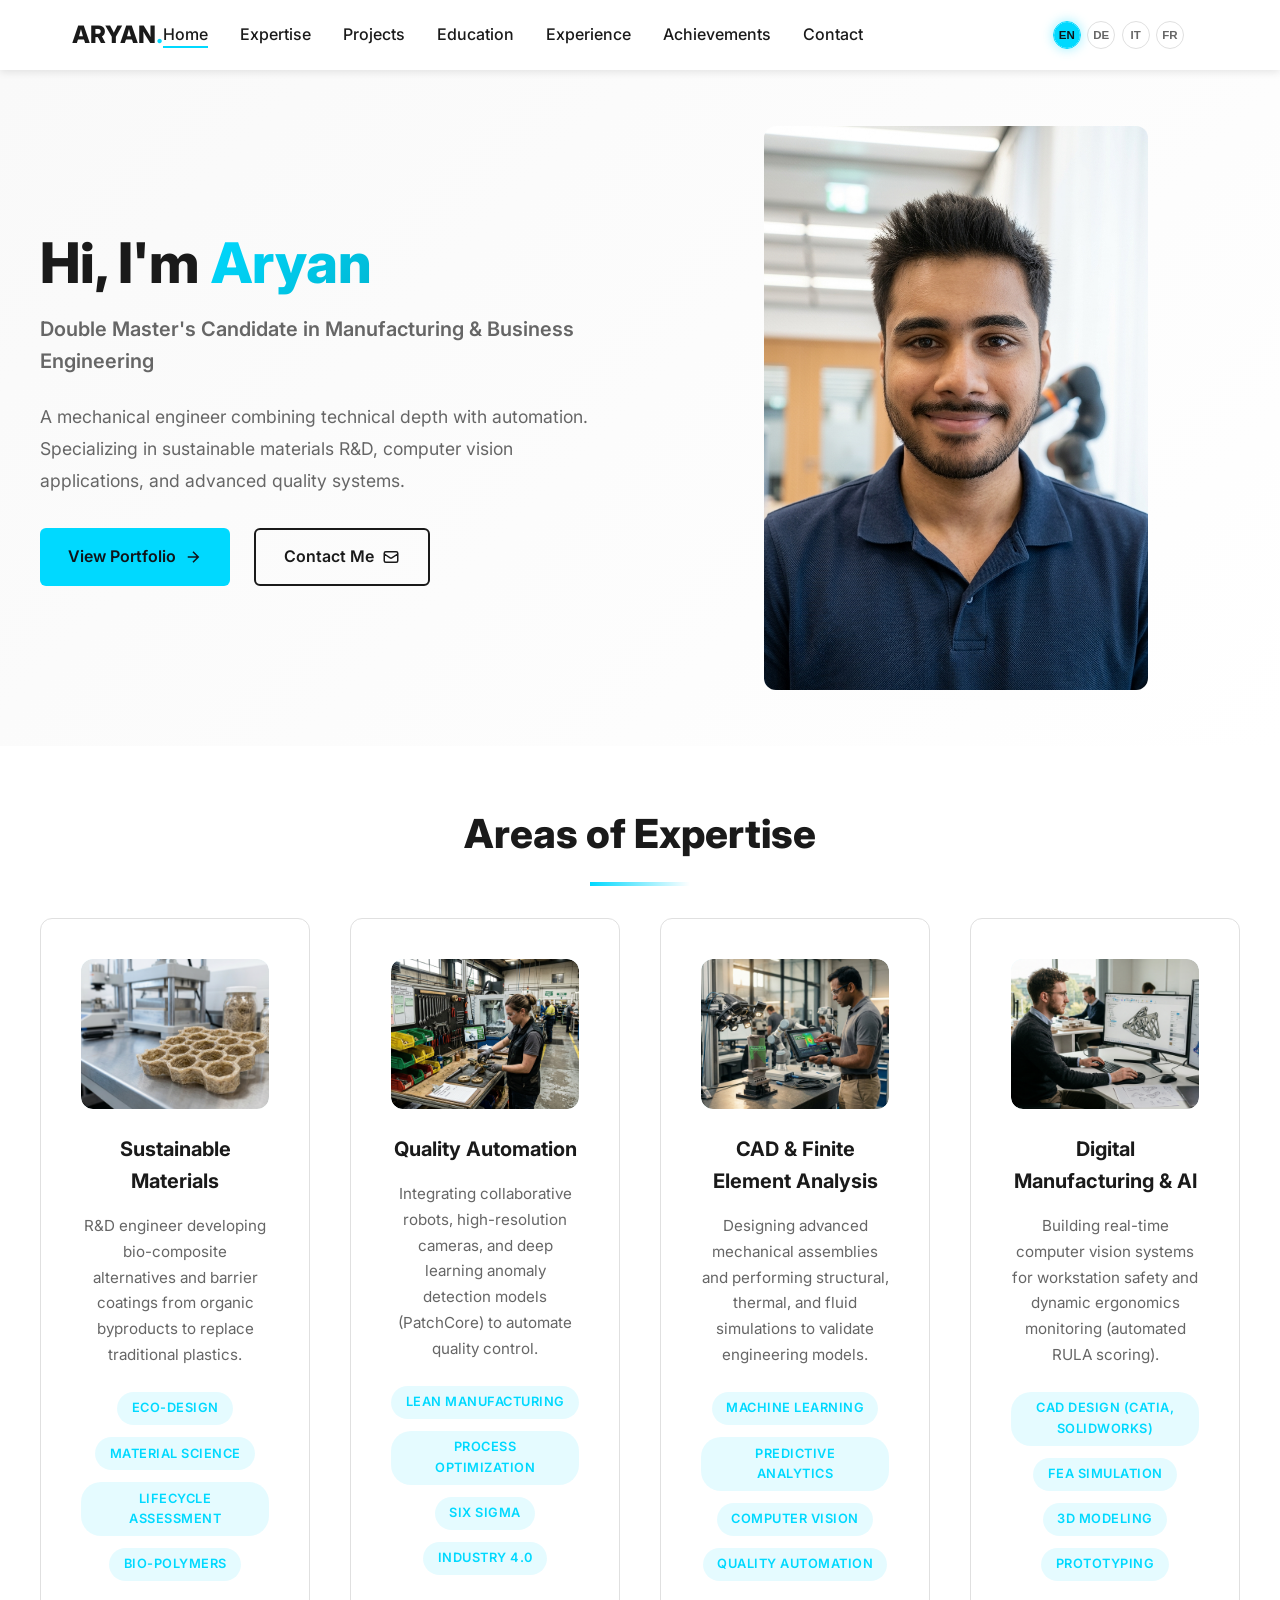
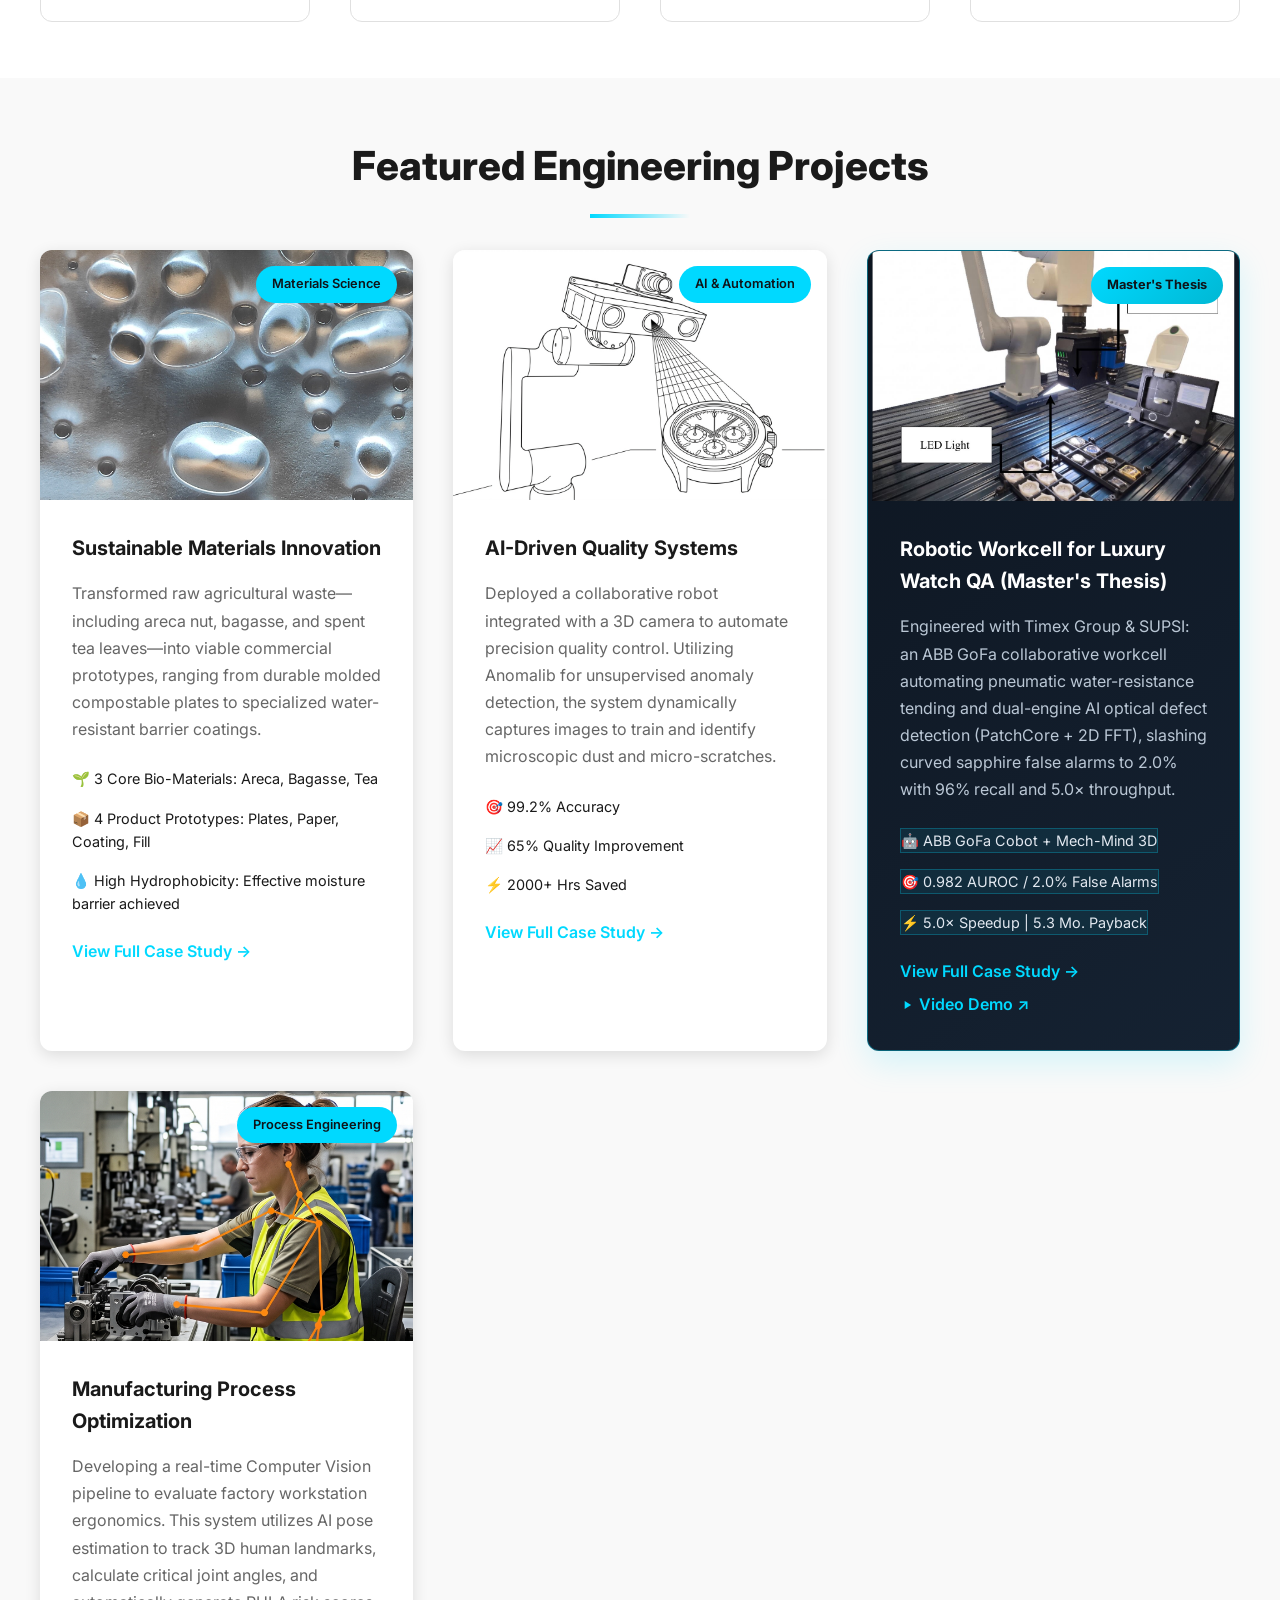
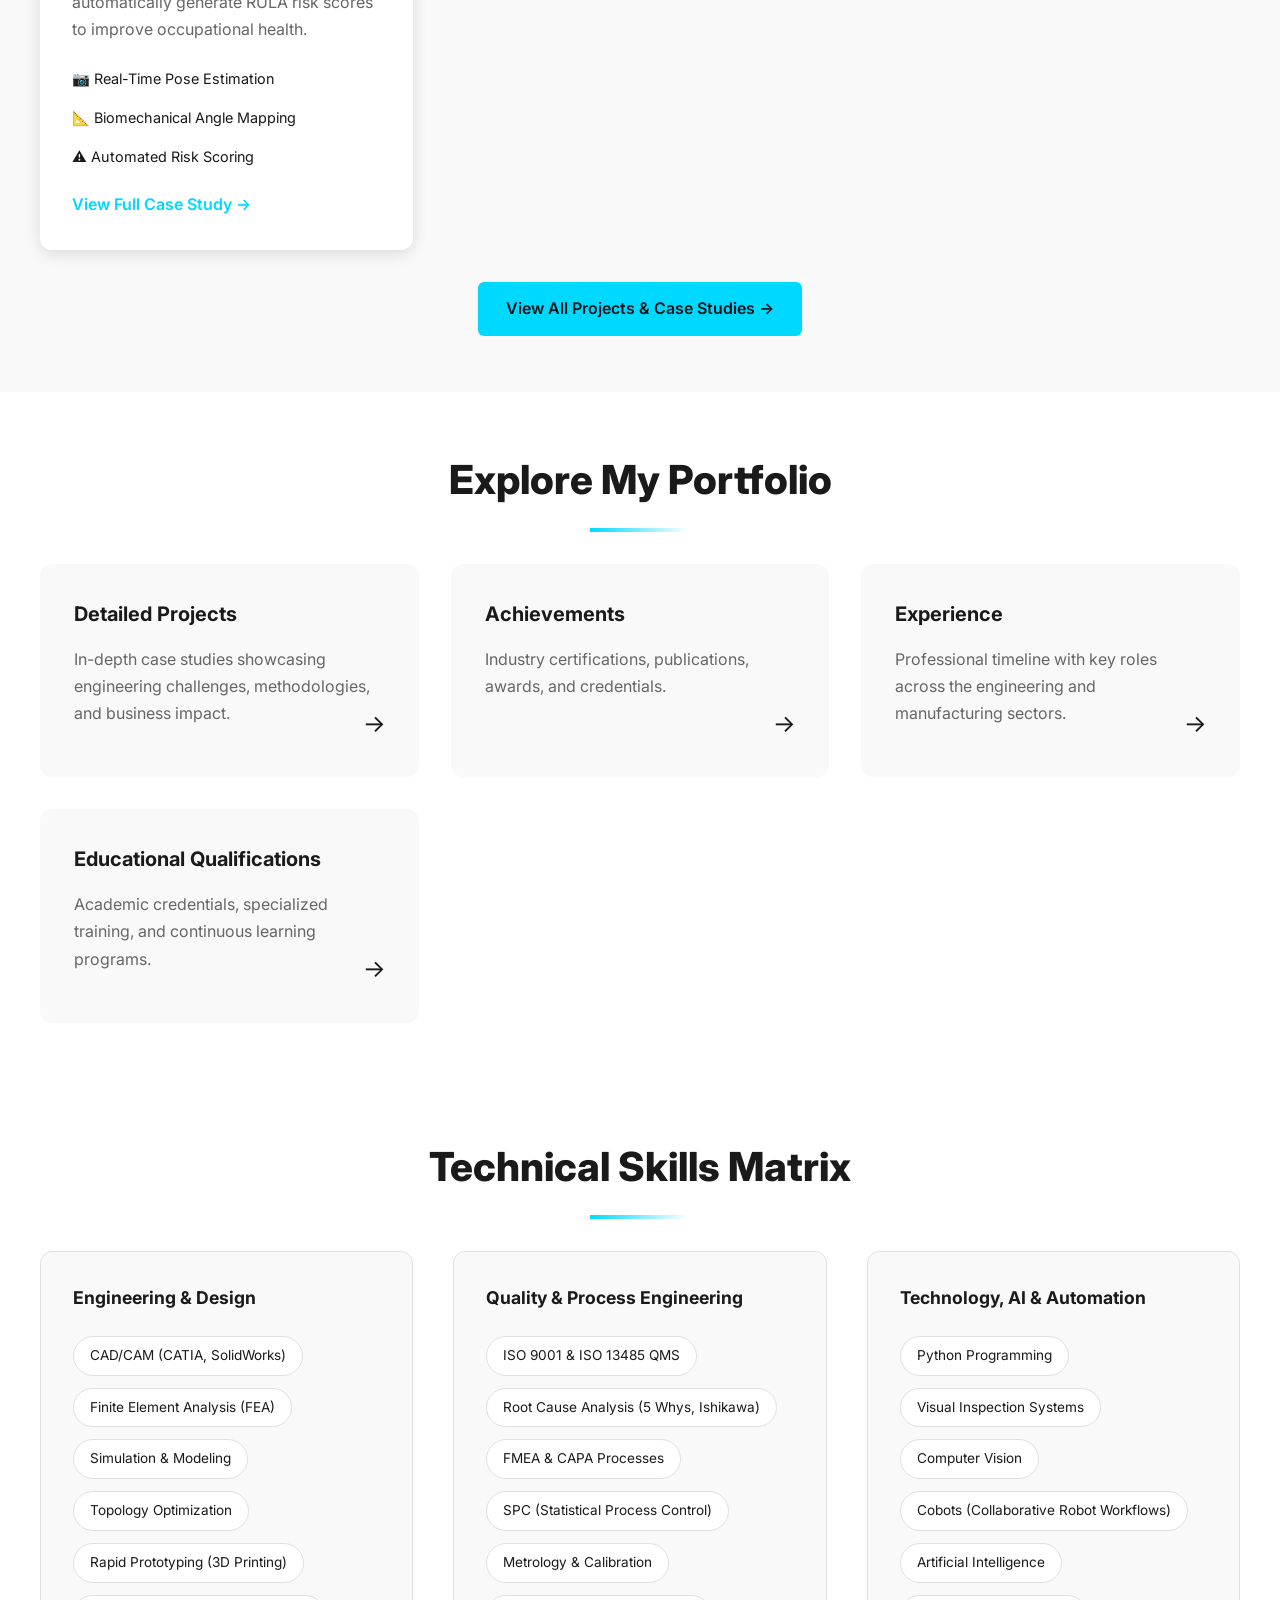
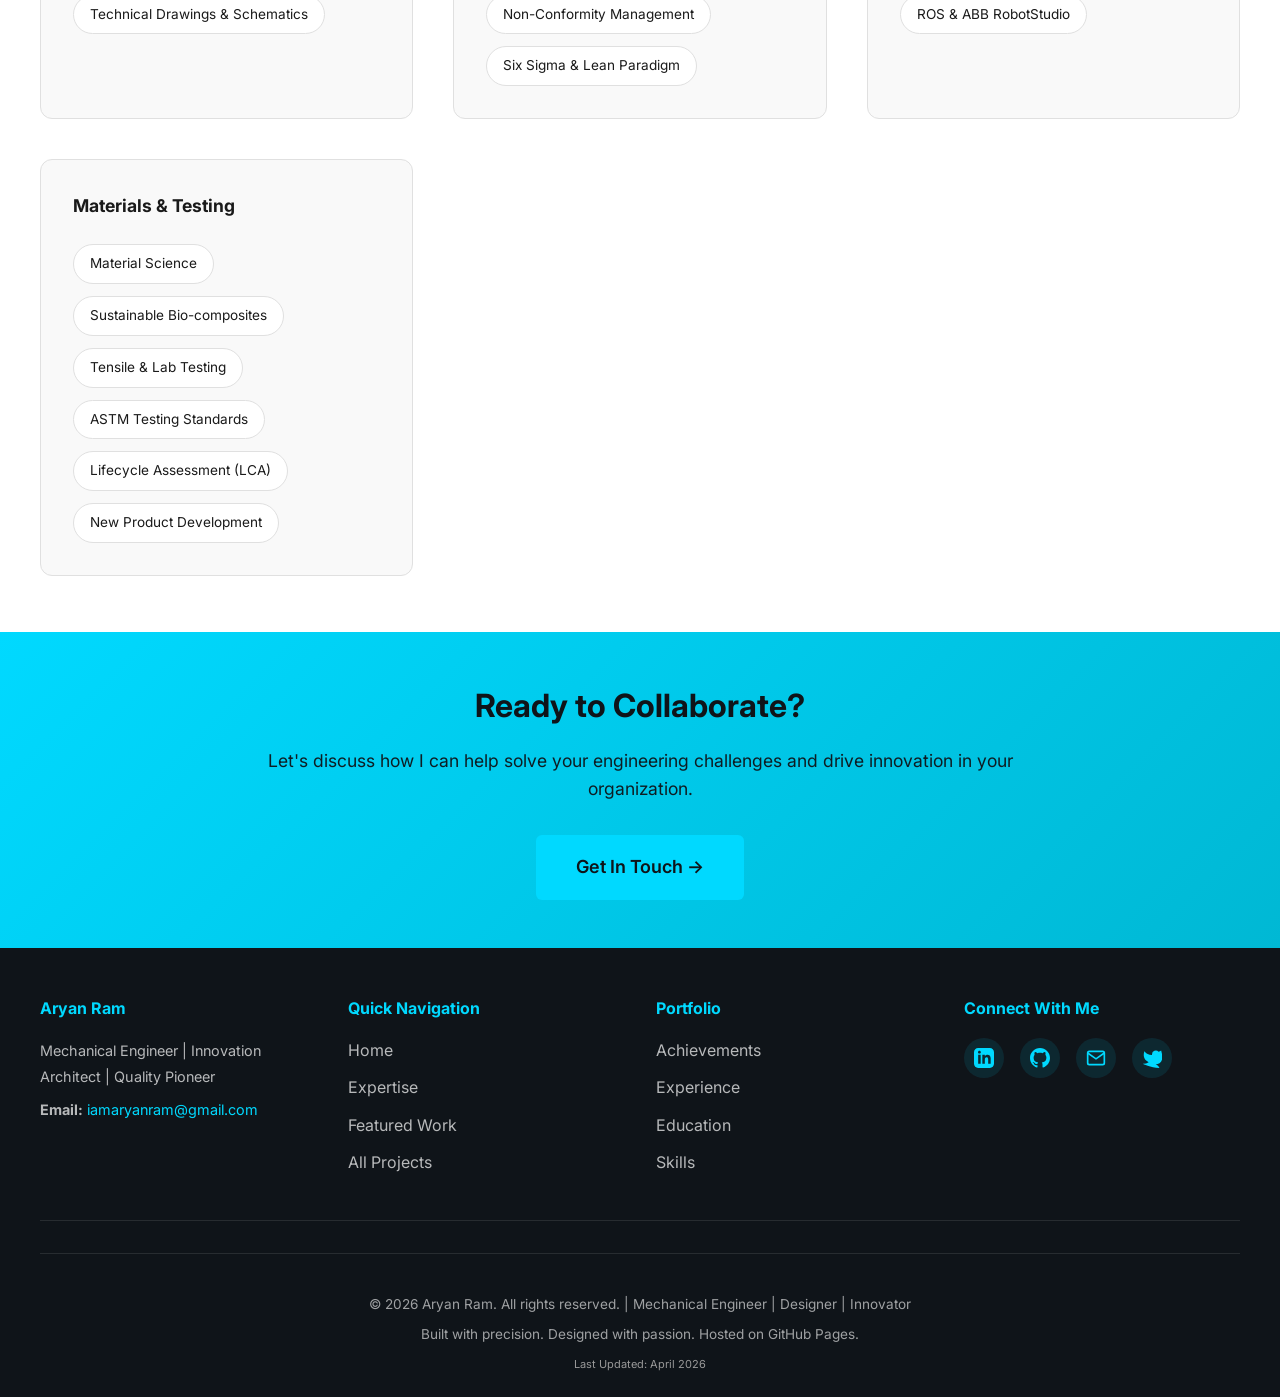
<file: index.html>
<!DOCTYPE html>
<html lang="en">
<head>
    <!-- Google tag (gtag.js) -->
    <script async src="https://www.googletagmanager.com/gtag/js?id=G-X6CRCMEYX9"></script>
    <script>
      window.dataLayer = window.dataLayer || [];
      function gtag(){dataLayer.push(arguments);}
      gtag('js', new Date());

      gtag('config', 'G-X6CRCMEYX9');
    </script>
    <!-- GoatCounter Analytics -->
    <script data-goatcounter="https://aryanportfolio.goatcounter.com/count" async src="//gc.zgo.at/count.js"></script>

    <meta charset="UTF-8">
    <meta name="viewport" content="width=device-width, initial-scale=1.0">
    <meta name="description" content="Aryan - Mechanical Engineer | Expert in Sustainable Materials, Manufacturing Optimization & AI-Driven Quality Engineering">
    <meta name="keywords" content="Mechanical Engineer, CAD Design, Manufacturing, Sustainable Materials, AI Quality Assurance, Product Design, Engineering Solutions">
    <meta name="author" content="Aryan Ram">
    <meta name="theme-color" content="#0F1419">
    <meta name="robots" content="index, follow">
    
    <!-- Open Graph for Social Sharing -->
    <meta property="og:type" content="website">
    <meta property="og:title" content="Aryan Ram | Mechanical Engineer Portfolio">
    <meta property="og:description" content="Innovative mechanical engineering solutions in sustainable materials, manufacturing optimization, and AI-driven quality systems.">
    <meta property="og:image" content="https://aryanram-6362.github.io/aryanportfolio.github.io/images/og-image.jpg">
    <meta property="og:url" content="https://aryanram-6362.github.io/aryanportfolio.github.io/">
    <meta property="og:site_name" content="Aryan Ram - Portfolio">
    
    <!-- Twitter Card -->
    <meta name="twitter:card" content="summary_large_image">
    <meta name="twitter:title" content="Aryan Ram - Mechanical Engineer">
    <meta name="twitter:description" content="Engineering Excellence | Innovation | Sustainability">
    <meta name="twitter:image" content="https://aryanram-6362.github.io/aryanportfolio.github.io/images/twitter-card.jpg">
    <meta name="twitter:creator" content="@AryanRam">
    
    <!-- Structured Data (JSON-LD) -->
    <script type="application/ld+json">
    {
        "@context": "https://schema.org",
        "@type": "Person",
        "name": "Aryan Ram",
        "jobTitle": "Mechanical Engineer",
        "image": "./images/profile/profile.png",
        "url": "https://aryanram-6362.github.io/aryanportfolio.github.io/",
        "sameAs": [
            "https://linkedin.com/in/aryan-ram",
            "https://github.com/aryanram-6362",
            "https://twitter.com/aryan_ram"
        ],
        "knowsAbout": [
            "Mechanical Engineering",
            "CAD Design",
            "Manufacturing Optimization",
            "Sustainable Materials",
            "Quality Engineering",
            "AI/Machine Learning",
            "Process Optimization",
            "Product Design"
        ],
        "email": "aryan@email.com",
        "description": "Passionate mechanical engineer specializing in sustainable materials, manufacturing processes, and AI-driven quality assurance systems."
    }
    </script>
    
    <title>Aryan Ram | Mechanical Engineer Portfolio</title>
    <link rel="canonical" href="https://aryanram-6362.github.io/aryanportfolio.github.io/">
    <link rel="icon" type="image/svg+xml" href="data:image/svg+xml,<svg xmlns='http://www.w3.org/2000/svg' viewBox='0 0 100 100'><text y='.9em' font-size='90' fill='%2300D9FF' font-weight='800'>A</text></svg>">
    
    <!-- Stylesheets -->
    <link rel="stylesheet" href="css/styles.css?v=3">
    <link rel="stylesheet" href="css/responsive.css?v=3">
    <link rel="stylesheet" href="css/animations.css?v=3">
    
    <!-- Google Fonts -->
    <link rel="preconnect" href="https://fonts.googleapis.com">
    <link rel="preconnect" href="https://fonts.gstatic.com" crossorigin>
    <link rel="preload" as="style" href="https://fonts.googleapis.com/css2?family=Inter:wght@400;500;600;700;800&display=swap">
    <link rel="stylesheet" href="https://fonts.googleapis.com/css2?family=Inter:wght@400;500;600;700;800&display=swap">
    <script src="js/translations.js?v=3" defer></script>
</head>
<body>
    <!-- Skip to Content Link for Accessibility -->
    <a href="#main-content" class="skip-link">Skip to main content</a>

    <!-- ============ HEADER & NAVIGATION ============ -->
    <header role="banner">
        <nav role="navigation" aria-label="Main Navigation">
            <div class="nav-wrapper">
                <a href="#hero" class="logo" title="Aryan Ram - Home">ARYAN<span>.</span></a>
                
                <ul class="nav-links" id="navLinks">
                    <li><a href="#hero" class="nav-link active" data-i18n="nav-home">Home</a></li>
                    <li><a href="#expertise" class="nav-link" data-i18n="nav-expertise">Expertise</a></li>
                    <li><a href="#featured-projects" class="nav-link" data-i18n="nav-projects">Projects</a></li>
                    <li><a href="education.html" class="nav-link" data-i18n="nav-education">Education</a></li>
                    <li><a href="experience.html" class="nav-link" data-i18n="nav-experience">Experience</a></li>
                    <li><a href="achievements.html" class="nav-link" data-i18n="nav-achievements">Achievements</a></li>
                    <li><a href="#footer" class="nav-link" data-i18n="nav-contact">Contact</a></li>
                </ul>
                
                <div class="lang-selector">
                    <button class="lang-btn" data-lang="en" aria-label="English">EN</button>
                    <button class="lang-btn" data-lang="de" aria-label="Deutsch">DE</button>
                    <button class="lang-btn" data-lang="it" aria-label="Italiano">IT</button>
                    <button class="lang-btn" data-lang="fr" aria-label="Français">FR</button>
                </div>
                
                <div class="header-controls">
                    <button class="menu-toggle" id="menuToggle" aria-label="Toggle Navigation Menu" aria-expanded="false">
                        <span></span>
                        <span></span>
                        <span></span>
                    </button>
                </div>
            </div>
        </nav>
    </header>

    <main id="main-content">
    <!-- ============ HERO SECTION ============ -->
    <section class="hero" id="hero" aria-label="Hero Section - Welcome">
        <div class="hero-container">
            <div class="hero-content">
                <h1>Hi, I'm <span class="gradient-text">Aryan</span></h1>
                <p class="hero-tagline" data-i18n="hero-tagline">Mechanical Engineer | Innovation Architect</p>
                <p class="hero-intro" data-i18n="hero-intro">
                    I transform complex engineering challenges into elegant solutions. Specializing in sustainable materials development, manufacturing process optimization, and AI-driven quality assurance systems. With a proven track record of delivering measurable impact across leading organizations, I combine technical expertise with business acumen to drive innovation.
                </p>
                <div class="cta-buttons">
                    <a href="#featured-projects" class="btn btn-primary">
                        <span data-i18n="hero-btn-portfolio">Explore My Work</span>
                        <svg width="18" height="18" viewBox="0 0 24 24" fill="none" stroke="currentColor" stroke-width="2" aria-hidden="true">
                            <path d="M5 12h14M12 5l7 7-7 7"/>
                        </svg>
                    </a>
                    <a href="#footer" class="btn btn-secondary">
                        <span data-i18n="hero-btn-contact">Get In Touch</span>
                        <svg width="18" height="18" viewBox="0 0 24 24" fill="none" stroke="currentColor" stroke-width="2" aria-hidden="true">
                            <path d="M3 8l7.89 5.26a2 2 0 002.22 0L21 8M5 19h14a2 2 0 002-2V7a2 2 0 00-2-2H5a2 2 0 00-2 2v10a2 2 0 002 2z"/>
                        </svg>
                    </a>
                </div>
            </div>
            <div class="hero-image">
                <img 
                    src="./images/profile/profile.png" 
                    alt="Aryan Ram - Mechanical Engineer"
                    loading="eager"
                    width="384"
                    height="682"
                    title="Aryan Ram - Mechanical Engineer"
                    style="max-width: 100%; height: auto; object-fit: cover; border-radius: 12px;">
            </div>
        </div>
    </section>

    <!-- ============ EXPERTISE SECTION ============ -->
    <section class="expertise" id="expertise" aria-label="Areas of Expertise">
        <div class="expertise-container">
            <h2 class="section-title" data-i18n="sectitle-expertise">Core Expertise</h2>
            <div class="expertise-grid">
                <div class="expertise-card" tabindex="0" role="article">
                    <div class="expertise-icon-wrapper">
                        <img 
                            src="./images/core_expertise/suma.png" 
                            alt="Sustainable Materials Icon"
                            class="expertise-icon"
                            width="80"
                            height="80"
                            loading="lazy">
                    </div>
                    <h3 data-i18n="exp-title-1">Sustainable Materials</h3>
                    <p data-i18n="exp-desc-1">Designing eco-friendly composite materials with superior performance. Reducing environmental impact while maintaining structural integrity and production efficiency.</p>
                    <ul class="expertise-tags" aria-label="Sustainable Materials Skills">
                        <li>Eco-Design</li>
                        <li>Material Science</li>
                        <li>Lifecycle Assessment</li>
                        <li>Bio-polymers</li>
                    </ul>
                </div>
                <div class="expertise-card" tabindex="0" role="article">
                    <div class="expertise-icon-wrapper">
                        <img 
                            src="./images/core_expertise/man_opti.png" 
                            alt="Manufacturing Optimization Icon"
                            class="expertise-icon"
                            width="80"
                            height="80"
                            loading="lazy">
                    </div>
                    <h3 data-i18n="exp-title-2">Manufacturing Optimization</h3>
                    <p data-i18n="exp-desc-2">Streamlining production workflows with lean methodologies. Implementing industry 4.0 solutions to reduce waste, improve throughput, and enhance product quality.</p>
                    <ul class="expertise-tags" aria-label="Manufacturing Skills">
                        <li>Lean Manufacturing</li>
                        <li>Process Optimization</li>
                        <li>Six Sigma</li>
                        <li>Industry 4.0</li>
                    </ul>
                </div>
                <div class="expertise-card" tabindex="0" role="article">
                    <div class="expertise-icon-wrapper">
                        <img 
                            src="./images/core_expertise/Quality.png" 
                            alt="AI & Quality Engineering Icon"
                            class="expertise-icon"
                            width="80"
                            height="80"
                            loading="lazy">
                    </div>
                    <h3 data-i18n="exp-title-3">AI & Quality Engineering</h3>
                    <p data-i18n="exp-desc-3">Leveraging machine learning for predictive quality assurance. Real-time defect detection, process monitoring, and continuous improvement through intelligent automation.</p>
                    <ul class="expertise-tags" aria-label="AI & Quality Skills">
                        <li>Machine Learning</li>
                        <li>Predictive Analytics</li>
                        <li>Computer Vision</li>
                        <li>Quality Automation</li>
                    </ul>
                </div>
                <div class="expertise-card" tabindex="0" role="article">
                    <div class="expertise-icon-wrapper">
                        <img 
                            src="./images/core_expertise/design.png" 
                            alt="Design Engineering Icon"
                            class="expertise-icon"
                            width="80"
                            height="80"
                            loading="lazy">
                    </div>
                    <h3 data-i18n="exp-title-4">Design Engineering</h3>
                    <p data-i18n="exp-desc-4">Creating innovative product designs with advanced CAD and FEA expertise. From concept to prototype, delivering manufacturable solutions with optimal performance.</p>
                    <ul class="expertise-tags" aria-label="Design Engineering Skills">
                        <li>CAD Design (CATIA, SolidWorks)</li>
                        <li>FEA Simulation</li>
                        <li>3D Modeling</li>
                        <li>Prototyping</li>
                    </ul>
                </div>
            </div>
        </div>
    </section>

    <!-- ============ FEATURED PROJECTS PREVIEW ============ -->
    <section class="featured-projects" id="featured-projects" aria-label="Featured Projects">
        <div class="featured-projects-container">
            <h2 class="section-title" data-i18n="sectitle-featured">Featured Projects</h2>
            <div class="featured-grid">
                <article class="featured-card" role="article">
                    <div class="featured-image">
                        <img 
                            src="./images/projects/Sus mat.jpg" 
                            alt="Sustainable Materials Innovation Project"
                            loading="lazy"
                            width="500"
                            height="300"
                            title="View project details">
                        <span class="project-category">Materials Science</span>
                    </div>
                    <div class="featured-content">
                        <h3 data-i18n="feat-title-1">Sustainable Materials Innovation</h3>
                        <p data-i18n="feat-desc-1">Transformed raw agricultural waste—including areca nut, bagasse, and spent tea leaves—into viable commercial prototypes, ranging from durable molded compostable plates to specialized water-resistant barrier coatings.</p>
                        <div class="project-stats">
                            <span>🌱 3 Core Bio-Materials: Areca, Bagasse, Tea</span>
                            <span>📦 4 Product Prototypes: Plates, Paper, Coating, Fill</span>
                            <span>💧 High Hydrophobicity: Effective moisture barrier achieved</span>
                        </div>
                        <a href="projects.html#project-1" class="read-more">View Full Case Study →</a>
                    </div>
                </article>

                <article class="featured-card" role="article">
                    <div class="featured-image">
                        <img 
                            src="./images/projects/Gemini_Generated_Image_.png" 
                            alt="AI-Driven Quality Assurance System"
                            loading="lazy"
                            width="500"
                            height="300"
                            title="View project details">
                        <span class="project-category">AI & Automation</span>
                    </div>
                    <div class="featured-content">
                        <h3 data-i18n="feat-title-2">AI-Driven Quality Systems</h3>
                        <p data-i18n="feat-desc-2">Deployed a collaborative robot integrated with a 3D camera to automate precision quality control. Utilizing Anomalib for unsupervised anomaly detection, the system dynamically captures images to train and identify microscopic dust and micro-scratches. The solution delivered 99.2% accuracy, cutting quality failures by 65% and saving 2000+ manual hours a year.</p>
                        <div class="project-stats">
                            <span>🎯 99.2% Accuracy</span>
                            <span>📈 65% Quality Improvement</span>
                            <span>⚡ 2000+ Hrs Saved</span>
                        </div>
                        <a href="projects.html#project-2" class="read-more">View Full Case Study →</a>
                    </div>
                </article>

                <!-- Master's Thesis Project -->
                <article class="featured-card thesis-featured-card" role="article">
                    <div class="featured-image">
                        <img 
                            src="./images/projects/thesis_robotic_workcell.png" 
                            alt="Master Thesis: Collaborative Robotic Workcell for Luxury Watch QA"
                            loading="lazy"
                            width="500"
                            height="300"
                            title="View project details">
                        <span class="project-category">Master's Thesis</span>
                    </div>
                    <div class="featured-content">
                        <h3 data-i18n="feat-title-thesis">Robotic Workcell for Luxury Watch QA (Master's Thesis)</h3>
                        <p data-i18n="feat-desc-thesis">Engineered with Timex Group & SUPSI: an ABB GoFa collaborative workcell automating pneumatic water-resistance tending and dual-engine AI optical defect detection (PatchCore + 2D FFT), slashing curved sapphire false alarms to 2.0% with 96% recall and 5.0× throughput.</p>
                        <div class="project-stats">
                            <span>🤖 ABB GoFa Cobot + Mech-Mind 3D</span>
                            <span>🎯 0.982 AUROC / 2.0% False Alarms</span>
                            <span>⚡ 5.0× Speedup | 5.3 Mo. Payback</span>
                        </div>
                        <div class="featured-actions" style="display: flex; align-items: center; justify-content: space-between; flex-wrap: wrap; gap: 0.5rem; margin-top: 1rem;">
                            <a href="projects.html#project-thesis" class="read-more">View Full Case Study →</a>
                            <a href="https://drive.google.com/file/d/1jhq_FNoxqpmgBMhDgkPPCTuU7TKsHt0H/view?usp=sharing" target="_blank" rel="noopener noreferrer" class="read-more" style="color: #00D9FF; display: inline-flex; align-items: center; gap: 0.35rem;">
                                <svg width="14" height="14" viewBox="0 0 24 24" fill="currentColor"><path d="M8 5v14l11-7z"/></svg>
                                <span>Video Demo ↗</span>
                            </a>
                        </div>
                    </div>
                </article>

                <article class="featured-card" role="article">
                    <div class="featured-image">
                        <img 
                            src="./images/projects/Gemini_Generated_Image_r6gmcyr6gmcyr6gm-2.png" 
                            alt="Manufacturing Process Optimization"
                            loading="lazy"
                            width="500"
                            height="300"
                            title="View project details">
                        <span class="project-category">Process Engineering</span>
                    </div>
                    <div class="featured-content">
                        <h3 data-i18n="feat-title-3">Manufacturing Process Optimization</h3>
                        <p data-i18n="feat-desc-3">Developing a real-time Computer Vision pipeline to evaluate factory workstation ergonomics. This system utilizes AI pose estimation to track 3D human landmarks, calculate critical joint angles, and automatically generate RULA risk scores to improve occupational health.</p>
                        <div class="project-stats">
                            <span>📷 Real-Time Pose Estimation</span>
                            <span>📐 Biomechanical Angle Mapping</span>
                            <span>⚠️ Automated Risk Scoring</span>
                        </div>
                        <a href="projects.html#project-3" class="read-more">View Full Case Study →</a>
                    </div>
                </article>
            </div>
            <div class="view-all-projects">
                <a href="projects.html" class="btn btn-primary" data-i18n="feat-btn-all">View All Projects & Case Studies →</a>
            </div>
        </div>
    </section>

    <!-- ============ PORTFOLIO NAVIGATION ============ -->
    <section class="portfolio-nav" aria-label="Portfolio Sections Navigation">
        <div class="portfolio-nav-container">
            <h2 class="section-title" data-i18n="sectitle-explore">Explore My Portfolio</h2>
            <div class="nav-cards">
                <a href="projects.html" class="nav-card" role="article">
                    <h3 data-i18n="explore-title-1"><span class="nav-icon">💼</span> Detailed Projects</h3>
                    <p data-i18n="explore-desc-1">In-depth case studies showcasing engineering challenges, methodologies, technical solutions, and quantifiable business impact from diverse industries.</p>
                    <span class="nav-arrow" aria-hidden="true">→</span>
                </a>
                <a href="achievements.html" class="nav-card" role="article">
                    <h3 data-i18n="explore-title-2"><span class="nav-icon">🏆</span> Achievements</h3>
                    <p data-i18n="explore-desc-2">Industry certifications, publications, awards, and recognition that validate expertise and commitment to engineering excellence and innovation.</p>
                    <span class="nav-arrow" aria-hidden="true">→</span>
                </a>
                <a href="experience.html" class="nav-card" role="article">
                    <h3 data-i18n="explore-title-3"><span class="nav-icon">👔</span> Experience</h3>
                    <p data-i18n="explore-desc-3">Professional timeline with key roles, responsibilities, and impactful contributions across leading companies in the mechanical engineering and manufacturing sectors.</p>
                    <span class="nav-arrow" aria-hidden="true">→</span>
                </a>
                <a href="education.html" class="nav-card" role="article">
                    <h3 data-i18n="explore-title-4"><span class="nav-icon">🎓</span> Educational Qualifications</h3>
                    <p data-i18n="explore-desc-4">Academic credentials, certifications, specialized training programs, and continuous learning initiatives that demonstrate expertise and commitment to professional development in mechanical engineering.</p>
                    <span class="nav-arrow" aria-hidden="true">→</span>
                </a>
            </div>
        </div>
    </section>

    <!-- ============ TESTIMONIALS SECTION (HIDDEN) ============
    <section class="testimonials" id="testimonials" aria-label="Client Testimonials">
        <div class="testimonials-container">
            <h2 class="section-title" data-i18n="sectitle-testimonials">Professional References</h2>
            <div class="testimonials-grid">
                <div class="testimonial-card" role="article">
                    <div class="testimonial-stars" aria-label="5 out of 5 stars">★★★★★</div>
                    <p class="testimonial-text" data-i18n="test-quote-1">"Aryan's innovative approach to sustainable materials transformed our production process. His technical depth and professional execution delivered exceptional results ahead of schedule."</p>
                    <div class="testimonial-author">
                        <div class="author-avatar-initials" aria-hidden="true">JS</div>
                        <div>
                            <div class="author-name">John Smith</div>
                            <div class="author-title" data-i18n="test-title-1">Manufacturing Director, Tech Corp</div>
                        </div>
                    </div>
                </div>

                <div class="testimonial-card" role="article">
                    <div class="testimonial-stars" aria-label="5 out of 5 stars">★★★★★</div>
                    <p class="testimonial-text" data-i18n="test-quote-2">"The AI quality system implementation exceeded expectations. 99.2% accuracy with seamless integration. Aryan's technical expertise and project management were instrumental to our success."</p>
                    <div class="testimonial-author">
                        <div class="author-avatar-initials" aria-hidden="true">SJ</div>
                        <div>
                            <div class="author-name">Sarah Johnson</div>
                            <div class="author-title" data-i18n="test-title-2">Operations Manager, Innovation Labs</div>
                        </div>
                    </div>
                </div>

                <div class="testimonial-card" role="article">
                    <div class="testimonial-stars" aria-label="5 out of 5 stars">★★★★★</div>
                    <p class="testimonial-text" data-i18n="test-quote-3">"Exceptional engineer who combines technical depth with strategic business thinking. Aryan brought valuable perspectives that solved complex manufacturing challenges elegantly."</p>
                    <div class="testimonial-author">
                        <div class="author-avatar-initials" aria-hidden="true">MC</div>
                        <div>
                            <div class="author-name">Michael Chen</div>
                            <div class="author-title" data-i18n="test-title-3">CEO, Advanced Manufacturing Solutions</div>
                        </div>
                    </div>
                </div>
            </div>
        </div>
    </section>
    ====================================================== -->

    <!-- ============ SKILLS SECTION ============ -->
    <section class="skills-section" id="skills-section" aria-label="Technical Skills">
        <div class="skills-container">
            <h2 class="section-title" data-i18n="sectitle-skills">Technical Skills Matrix</h2>
            <div class="skills-grid">
                <div class="skill-category">
                    <h3 data-i18n="skill-cat-1">Engineering & Design</h3>
                    <div class="skill-tags">
                        <span>CAD/CAM (CATIA, SolidWorks)</span>
                        <span>Finite Element Analysis (FEA)</span>
                        <span>Simulation & Modeling</span>
                        <span>Topology Optimization</span>
                        <span>Rapid Prototyping (3D Printing)</span>
                        <span>Technical Drawings & Schematics</span>
                    </div>
                </div>
                <div class="skill-category">
                    <h3 data-i18n="skill-cat-2">Quality & Process Engineering</h3>
                    <div class="skill-tags">
                        <span>ISO 9001 & ISO 13485 QMS</span>
                        <span>Root Cause Analysis (5 Whys, Ishikawa)</span>
                        <span>FMEA & CAPA Processes</span>
                        <span>SPC (Statistical Process Control)</span>
                        <span>Metrology & Calibration</span>
                        <span>Non-Conformity Management</span>
                        <span>Six Sigma & Lean Paradigm</span>
                    </div>
                </div>
                <div class="skill-category">
                    <h3 data-i18n="skill-cat-3">Technology, AI & Automation</h3>
                    <div class="skill-tags">
                        <span>Python Programming</span>
                        <span>Visual Inspection Systems</span>
                        <span>Computer Vision</span>
                        <span>Cobots (Collaborative Robot Workflows)</span>
                        <span>Artificial Intelligence</span>
                        <span>ROS & ABB RobotStudio</span>
                    </div>
                </div>
                <div class="skill-category">
                    <h3 data-i18n="skill-cat-4">Materials & Testing</h3>
                    <div class="skill-tags">
                        <span>Material Science</span>
                        <span>Sustainable Bio-composites</span>
                        <span>Tensile & Lab Testing</span>
                        <span>ASTM Testing Standards</span>
                        <span>Lifecycle Assessment (LCA)</span>
                        <span>New Product Development</span>
                    </div>
                </div>
            </div>
        </div>
    </section>

    <!-- ============ CTA SECTION ============ -->
    <section class="cta-section" aria-label="Call to Action">
        <div class="cta-container">
            <h2>Ready to Collaborate?</h2>
            <p>Let's discuss how I can help solve your engineering challenges and drive innovation in your organization.</p>
            <a href="#footer" class="btn btn-primary btn-large">Get In Touch →</a>
        </div>
    </section>
    </main>

    <!-- ============ FOOTER ============ -->
    <footer role="contentinfo" id="footer">
        <div class="footer-content">
            <div class="footer-main">
                <div class="footer-section">
                    <h3 data-i18n="footer-title">Aryan Ram</h3>
                    <p data-i18n="footer-subtitle">Mechanical Engineer | Innovation Architect | Quality Pioneer</p>
                    <p class="footer-email"><strong>Email:</strong> <a href="mailto:iamaryanram@gmail.com">iamaryanram@gmail.com</a></p>
                </div>
                
                <div class="footer-section">
                    <h4 data-i18n="footer-nav-title-1">Quick Navigation</h4>
                    <nav aria-label="Footer Quick Links">
                        <ul>
                            <li><a href="#hero">Home</a></li>
                            <li><a href="#expertise">Expertise</a></li>
                            <li><a href="#featured-projects">Featured Work</a></li>
                            <li><a href="projects.html">All Projects</a></li>
                        </ul>
                    </nav>
                </div>

                <div class="footer-section">
                    <h4 data-i18n="footer-nav-title-2">Portfolio</h4>
                    <nav aria-label="Footer Portfolio Links">
                        <ul>
                            <li><a href="achievements.html">Achievements</a></li>
                            <li><a href="experience.html">Experience</a></li>
                            <li><a href="education.html">Education</a></li>
                            <li><a href="#skills-section">Skills</a></li>
                        </ul>
                    </nav>
                </div>

                <div class="footer-section">
                    <h4 data-i18n="footer-connect-title">Connect With Me</h4>
                    <div class="social-icons" aria-label="Social Media Links">
                        <a href="https://linkedin.com/in/aryan-ram-8b5a2b1a9/" class="social-icon" title="LinkedIn - Connect" aria-label="LinkedIn Profile">
                            <svg width="20" height="20" viewBox="0 0 24 24" fill="currentColor" aria-hidden="true">
                                <path d="M19 0h-14c-2.761 0-5 2.239-5 5v14c0 2.761 2.239 5 5 5h14c2.762 0 5-2.239 5-5v-14c0-2.761-2.238-5-5-5zm-11 19h-3v-11h3v11zm-1.5-12.268c-.966 0-1.75-.79-1.75-1.764s.784-1.764 1.75-1.764 1.75.79 1.75 1.764-.783 1.764-1.75 1.764zm13.5 12.268h-3v-5.604c0-3.368-4-3.113-4 0v5.604h-3v-11h3v1.765c1.396-2.586 7-2.777 7 2.469v6.766z"/>
                            </svg>
                        </a>
                        <a href="https://github.com/aryanram-6362" class="social-icon" title="GitHub - Projects" aria-label="GitHub Profile">
                            <svg width="20" height="20" viewBox="0 0 24 24" fill="currentColor" aria-hidden="true">
                                <path d="M12 0c-6.626 0-12 5.373-12 12 0 5.302 3.438 9.8 8.207 11.387.599.111.793-.261.793-.577v-2.234c-3.338.726-4.033-1.416-4.033-1.416-.546-1.387-1.333-1.756-1.333-1.756-1.089-.745.083-.729.083-.729 1.205.084 1.839 1.237 1.839 1.237 1.07 1.834 2.807 1.304 3.492.997.107-.775.418-1.305.762-1.604-2.665-.305-5.467-1.334-5.467-5.931 0-1.311.469-2.381 1.236-3.221-.124-.303-.535-1.524.117-3.176 0 0 1.008-.322 3.301 1.23.957-.266 1.983-.399 3.003-.404 1.02.005 2.047.138 3.006.404 2.291-1.552 3.297-1.23 3.297-1.23.653 1.653.242 2.874.118 3.176.77.84 1.235 1.911 1.235 3.221 0 4.609-2.807 5.624-5.479 5.921.43.372.823 1.102.823 2.222v3.293c0 .319.192.694.801.576 4.765-1.589 8.199-6.086 8.199-11.386 0-6.627-5.373-12-12-12z"/>
                            </svg>
                        </a>
                        <a href="mailto:iamaryanram@gmail.com" class="social-icon" title="Send Email" aria-label="Email Contact">
                            <svg width="20" height="20" viewBox="0 0 24 24" fill="none" stroke="currentColor" stroke-width="2" aria-hidden="true">
                                <path d="M4 4h16c1.1 0 2 .9 2 2v12c0 1.1-.9 2-2 2H4c-1.1 0-2-.9-2-2V6c0-1.1.9-2 2-2z"/>
                                <polyline points="22,6 12,13 2,6"/>
                            </svg>
                        </a>
                        <a href="https://twitter.com/aryanram" class="social-icon" title="Twitter - Updates" aria-label="Twitter Profile">
                            <svg width="20" height="20" viewBox="0 0 24 24" fill="currentColor" aria-hidden="true">
                                <path d="M23 3a10.9 10.9 0 01-3.14 1.53 4.48 4.48 0 00-7.86 3v1A10.66 10.66 0 013 4s-4 9 5 13a11.64 11.64 0 01-7 2s9 5 20 5a9.5 9.5 0 00-9-5.5c4.75 2.25 10.5.5 12-4.5a4.5 4.5 0 00.5-4.5z"/>
                            </svg>
                        </a>
                    </div>
                </div>
            </div>

            <div class="footer-bottom">
                <p data-i18n="footer-copy">© 2026 Aryan Ram. All rights reserved. | Mechanical Engineer | Designer | Innovator</p>
                <p data-i18n="footer-precision">Built with precision. Designed with passion. Hosted on GitHub Pages.</p>
                <p style="font-size: 11px; margin-top: 10px; color: #999;" data-i18n="footer-date">Last Updated: March 2026</p>
            </div>
        </div>
    </footer>

    <!-- Scripts -->
    <script src="js/main.js?v=3" defer></script>
</body>
</html>
</file>
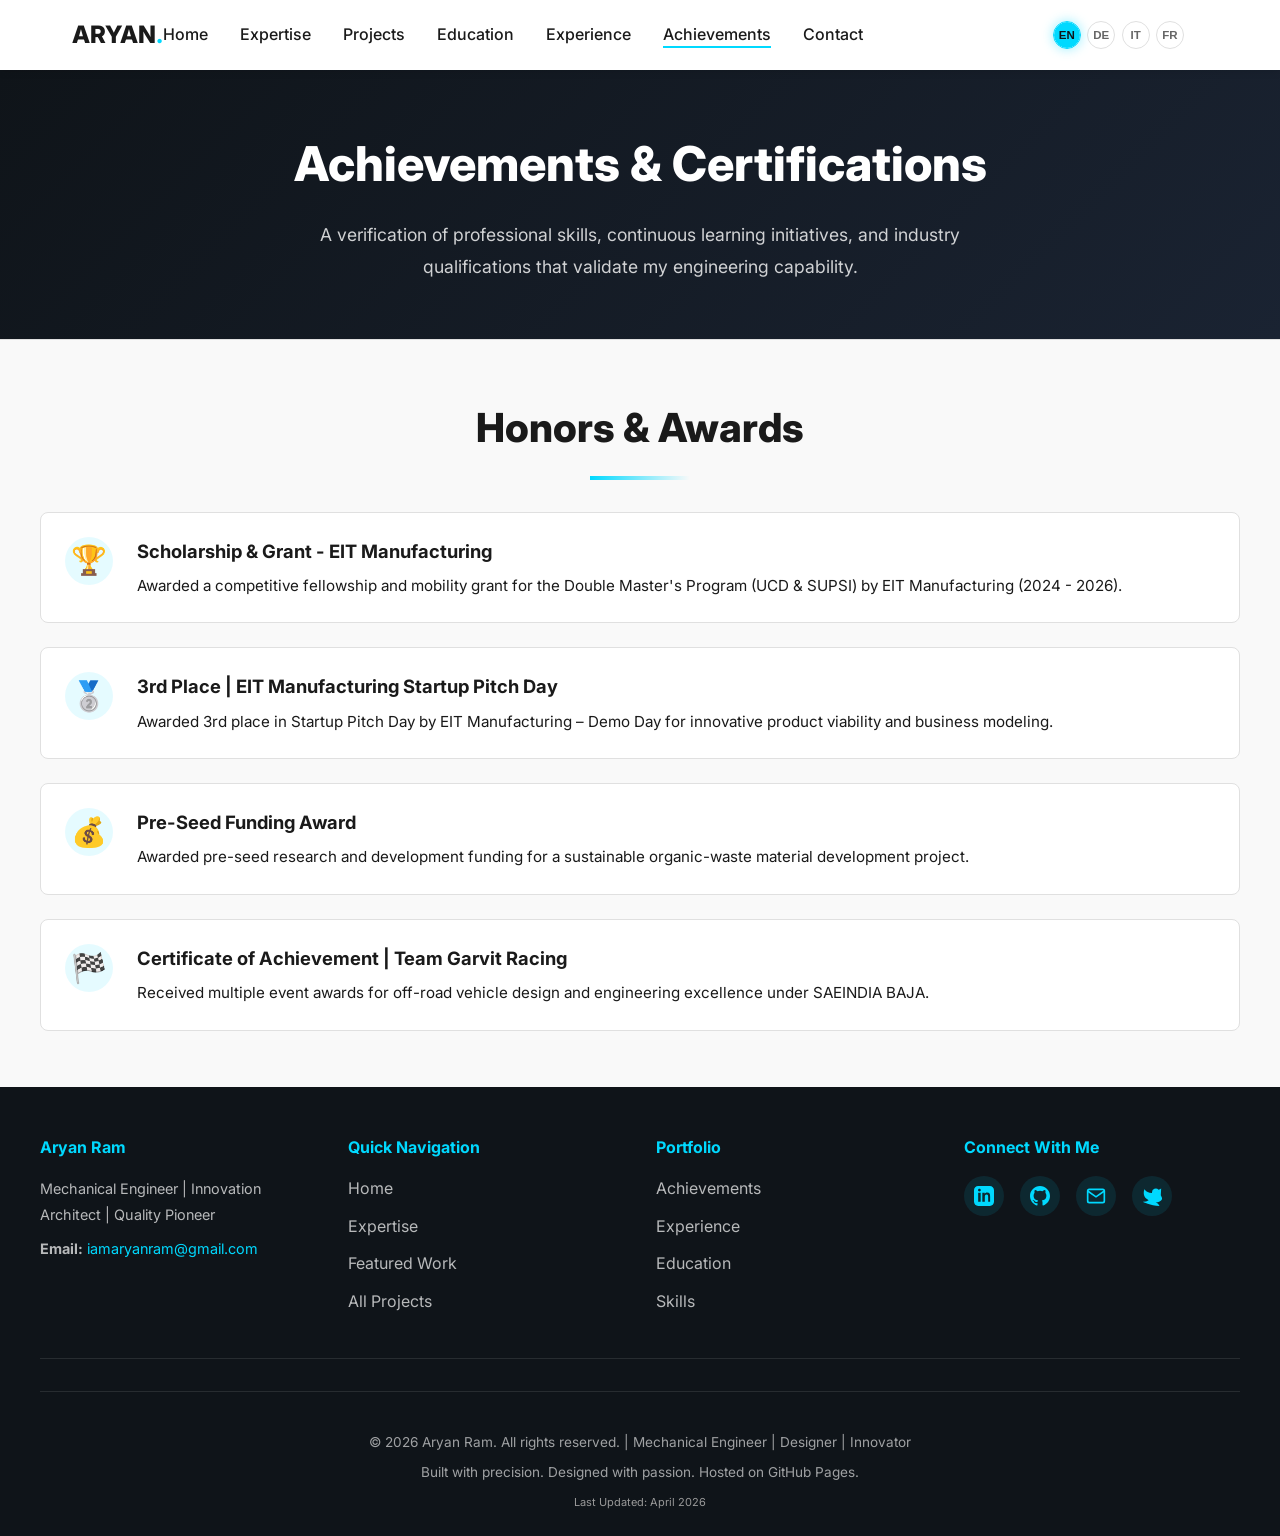
<file: achievements.html>
<!DOCTYPE html>
<html lang="en">
<head>
    <!-- Google tag (gtag.js) -->
    <script async src="https://www.googletagmanager.com/gtag/js?id=G-X6CRCMEYX9"></script>
    <script>
      window.dataLayer = window.dataLayer || [];
      function gtag(){dataLayer.push(arguments);}
      gtag('js', new Date());

      gtag('config', 'G-X6CRCMEYX9');
    </script>
    <!-- GoatCounter Analytics -->
    <script data-goatcounter="https://aryanportfolio.goatcounter.com/count" async src="//gc.zgo.at/count.js"></script>

    <meta charset="UTF-8">
    <meta name="viewport" content="width=device-width, initial-scale=1.0">
    <meta name="description" content="Achievements & Certifications - Aryan Ram | Mechanical & Quality Engineer">
    <meta name="keywords" content="Achievements, Certifications, Lean Six Sigma, Machine Learning, CAD, FEA, Sustainable Manufacturing">
    <meta name="author" content="Aryan Ram">
    <meta name="theme-color" content="#0F1419">
    <meta name="robots" content="index, follow">
    
    <title>Achievements | Aryan - Mechanical Engineer</title>
    <link rel="canonical" href="https://aryanram-6362.github.io/aryanportfolio.github.io/achievements.html">
    <link rel="icon" type="image/svg+xml" href="data:image/svg+xml,<svg xmlns='http://www.w3.org/2000/svg' viewBox='0 0 100 100'><text y='.9em' font-size='90' fill='%2300D9FF' font-weight='800'>A</text></svg>">
    
    <link rel="stylesheet" href="css/styles.css?v=3">
    <link rel="stylesheet" href="css/responsive.css?v=3">
    <link rel="stylesheet" href="css/animations.css?v=3">
    
    <link rel="preconnect" href="https://fonts.googleapis.com">
    <link rel="preconnect" href="https://fonts.gstatic.com" crossorigin>
    <link rel="stylesheet" href="https://fonts.googleapis.com/css2?family=Inter:wght@400;500;600;700;800&display=swap">
    <script src="js/translations.js?v=3" defer></script>
    
    <style>
        /* Achievements Page Styling */
        .page-hero {
            background: linear-gradient(135deg, #0F1419 0%, #1A2332 100%);
            color: white;
            padding: 3.5rem 2rem;
            text-align: center;
        }

        .page-hero h1 {
            font-size: 3rem;
            margin-bottom: 1rem;
            font-weight: 800;
        }

        .page-hero p {
            font-size: 1.1rem;
            color: rgba(255, 255, 255, 0.8);
            max-width: 700px;
            margin: 0 auto;
            line-height: 1.8;
        }

        .achievements-section {
            padding: 3.5rem 2rem;
            background-color: var(--bg-white);
        }

        .achievements-container {
            max-width: 1200px;
            margin: 0 auto;
        }

        /* Filter Controls */
        .filter-controls {
            display: flex;
            justify-content: center;
            gap: 1rem;
            margin-bottom: 4rem;
            flex-wrap: wrap;
        }

        .filter-btn {
            padding: 0.75rem 1.5rem;
            border-radius: 30px;
            background-color: var(--bg-light);
            border: 2px solid transparent;
            color: var(--text-dark);
            font-weight: 600;
            font-size: 0.9rem;
            cursor: pointer;
            transition: all 0.3s ease;
        }

        .filter-btn:hover {
            border-color: var(--primary-color);
            background-color: var(--bg-white);
            color: var(--primary-color);
            transform: translateY(-2px);
        }

        .filter-btn.active {
            background-color: var(--primary-color);
            color: var(--secondary-color);
            box-shadow: 0 5px 15px rgba(0, 217, 255, 0.25);
            border-color: var(--primary-color);
        }

        /* Grid */
        .achievements-grid {
            display: grid;
            grid-template-columns: repeat(auto-fit, minmax(300px, 1fr));
            gap: 2.5rem;
        }

        .certification-card {
            background-color: var(--bg-white);
            padding: 2.5rem;
            border-radius: 12px;
            box-shadow: var(--shadow-sm);
            border: 1px solid var(--border-color);
            border-left: 5px solid var(--primary-color);
            transition: all 0.4s cubic-bezier(0.25, 0.46, 0.45, 0.94);
            text-align: center;
            display: flex;
            flex-direction: column;
            justify-content: space-between;
            height: 100%;
        }

        .certification-card:hover {
            box-shadow: var(--shadow-lg);
            transform: translateY(-6px);
            border-color: var(--primary-color);
        }

        .certification-icon {
            font-size: 3.5rem;
            margin-bottom: 1.5rem;
            transition: transform 0.3s ease;
        }

        .certification-card:hover class .certification-icon {
            transform: scale(1.1) rotate(5deg);
        }

        .certification-card h4 {
            font-size: 1.25rem;
            margin-bottom: 0.5rem;
            color: var(--text-dark);
            font-weight: 700;
            line-height: 1.4;
        }

        .certification-issuer {
            color: var(--text-light);
            font-size: 0.95rem;
            margin-bottom: 1.5rem;
            font-weight: 500;
        }

        .certification-date {
            color: var(--primary-color);
            font-size: 0.9rem;
            font-weight: 700;
            text-transform: uppercase;
            letter-spacing: 0.5px;
            margin-top: auto;
        }

        /* Animations */
        @keyframes scaleIn {
            from {
                opacity: 0;
                transform: scale(0.9);
            }
            to {
                opacity: 1;
                transform: scale(1);
            }
        }

        @media (max-width: 768px) {
            .page-hero h1 {
                font-size: 2rem;
            }
            .page-hero p {
                font-size: 1rem;
            }
            .filter-btn {
                padding: 0.5rem 1.25rem;
                font-size: 0.85rem;
            }
            .achievements-grid {
                grid-template-columns: 1fr;
            }
            .award-card {
                flex-direction: column;
                gap: 1rem;
                align-items: flex-start;
            }
        }

        /* Awards and Honors Styles */
        .awards-section {
            padding: 3.5rem 2rem;
            background-color: var(--bg-light);
            border-top: 1px solid var(--border-color);
        }

        .awards-list {
            display: flex;
            flex-direction: column;
            gap: 1.5rem;
            margin-top: 2rem;
        }

        .award-card {
            display: flex;
            gap: 1.5rem;
            align-items: flex-start;
            padding: 1.5rem;
            background-color: var(--bg-white);
            border: 1px solid var(--border-color);
            border-radius: 8px;
            transition: all 0.3s ease;
        }

        .award-card:hover {
            border-color: var(--primary-color);
            transform: translateY(-2px);
            box-shadow: var(--shadow-sm);
        }

        .award-icon {
            font-size: 1.8rem;
            display: flex;
            align-items: center;
            justify-content: center;
            width: 48px;
            height: 48px;
            background-color: rgba(0, 217, 255, 0.1);
            border-radius: 50%;
            flex-shrink: 0;
        }

        .award-info h3 {
            font-size: 1.15rem;
            font-weight: 700;
            color: var(--text-dark);
            margin-bottom: 0.5rem;
        }

        .award-info p {
            font-size: 0.95rem;
            color: var(--text-muted);
            line-height: 1.6;
        }
    </style>
</head>
<body>
    <a href="#main-content" class="skip-link">Skip to main content</a>

    <!-- ============ HEADER & NAVIGATION ============ -->
    <header role="banner">
        <nav role="navigation" aria-label="Main Navigation">
            <div class="nav-wrapper">
                <a href="index.html" class="logo" title="Aryan Ram - Home">ARYAN<span>.</span></a>
                
                <ul class="nav-links" id="navLinks">
                    <li><a href="index.html" class="nav-link" data-i18n="nav-home">Home</a></li>
                    <li><a href="index.html#expertise" class="nav-link" data-i18n="nav-expertise">Expertise</a></li>
                    <li><a href="projects.html" class="nav-link" data-i18n="nav-projects">Projects</a></li>
                    <li><a href="education.html" class="nav-link" data-i18n="nav-education">Education</a></li>
                    <li><a href="experience.html" class="nav-link" data-i18n="nav-experience">Experience</a></li>
                    <li><a href="achievements.html" class="nav-link active" data-i18n="nav-achievements">Achievements</a></li>
                    <li><a href="index.html#footer" class="nav-link" data-i18n="nav-contact">Contact</a></li>
                </ul>
                
                <div class="lang-selector">
                    <button class="lang-btn" data-lang="en" aria-label="English">EN</button>
                    <button class="lang-btn" data-lang="de" aria-label="Deutsch">DE</button>
                    <button class="lang-btn" data-lang="it" aria-label="Italiano">IT</button>
                    <button class="lang-btn" data-lang="fr" aria-label="Français">FR</button>
                </div>
                
                <div class="header-controls">
                    <button class="menu-toggle" id="menuToggle" aria-label="Toggle Navigation Menu" aria-expanded="false">
                        <span></span>
                        <span></span>
                        <span></span>
                    </button>
                </div>
            </div>
        </nav>
    </header>

    <main id="main-content">
    <!-- ============ HERO SECTION ============ -->
    <section class="page-hero">
        <h1 data-i18n="ach-hero-title">Achievements & Certifications</h1>
        <p data-i18n="ach-hero-desc">A verification of professional skills, continuous learning initiatives, and industry qualifications that validate my engineering capability.</p>
    </section>

    <!-- ============ CERTIFICATIONS SECTION (HIDDEN) ============
    <section class="achievements-section" aria-label="Certifications Showcase">
        <div class="achievements-container">
            
            <div class="filter-controls">
                <button class="filter-btn active" onclick="filterCategory('all', event)" data-i18n="ach-filter-all">All Credentials</button>
                <button class="filter-btn" onclick="filterCategory('ai-automation', event)" data-i18n="ach-filter-ai">AI & Analytics</button>
                <button class="filter-btn" onclick="filterCategory('mechanical-cad', event)" data-i18n="ach-filter-mech">Mechanical & CAD</button>
                <button class="filter-btn" onclick="filterCategory('manufacturing-iot', event)" data-i18n="ach-filter-mfg">Manufacturing & IoT</button>
            </div>

            <div class="achievements-grid">
                
                <div class="certification-card" data-category="mechanical-cad" role="article">
                    <div>
                        <div class="certification-icon">⚙️</div>
                        <h4 data-i18n="ach-card-title-1">Lean Six Sigma Black Belt</h4>
                        <p class="certification-issuer" data-i18n="ach-card-inst-1">American Society for Quality (ASQ)</p>
                    </div>
                    <p class="certification-date" data-i18n="ach-card-date-1">Issued: 2022 | Valid</p>
                </div>

                <div class="certification-card" data-category="ai-automation" role="article">
                    <div>
                        <div class="certification-icon">🤖</div>
                        <h4 data-i18n="ach-card-title-2">Machine Learning Specialization</h4>
                        <p class="certification-issuer" data-i18n="ach-card-inst-2">Coursera | Andrew Ng</p>
                    </div>
                    <p class="certification-date" data-i18n="ach-card-date-2">Issued: 2023 | Valid</p>
                </div>

                <div class="certification-card" data-category="ai-automation" role="article">
                    <div>
                        <div class="certification-icon">📊</div>
                        <h4 data-i18n="ach-card-title-3">Advanced Data Analytics</h4>
                        <p class="certification-issuer" data-i18n="ach-card-inst-3">Microsoft | Professional Certificate</p>
                    </div>
                    <p class="certification-date" data-i18n="ach-card-date-3">Issued: 2023 | Valid</p>
                </div>

                <div class="certification-card" data-category="mechanical-cad" role="article">
                    <div>
                        <div class="certification-icon">🏗️</div>
                        <h4 data-i18n="ach-card-title-4">CAD & FEA Professional</h4>
                        <p class="certification-issuer" data-i18n="ach-card-inst-4">Autodesk & ANSYS Certified</p>
                    </div>
                    <p class="certification-date" data-i18n="ach-card-date-4">Issued: 2021 | Valid</p>
                </div>

                <div class="certification-card" data-category="manufacturing-iot" role="article">
                    <div>
                        <div class="certification-icon">🌱</div>
                        <h4 data-i18n="ach-card-title-5">Sustainable Manufacturing</h4>
                        <p class="certification-issuer" data-i18n="ach-card-inst-5">International Association of Sustainable Manufacturing</p>
                    </div>
                    <p class="certification-date" data-i18n="ach-card-date-5">Issued: 2022 | Valid</p>
                </div>

                <div class="certification-card" data-category="manufacturing-iot" role="article">
                    <div>
                        <div class="certification-icon">🔧</div>
                        <h4 data-i18n="ach-card-title-6">Industrial IoT & Industry 4.0</h4>
                        <p class="certification-issuer" data-i18n="ach-card-inst-6">Professional Development Institute</p>
                    </div>
                    <p class="certification-date" data-i18n="ach-card-date-6">Issued: 2023 | Valid</p>
                </div>

            </div>
        </div>
    </section>
    ============================================================ -->

    <!-- ============ HONORS & AWARDS SECTION ============ -->
    <section class="awards-section" aria-label="Honors and Awards">
        <div class="achievements-container">
            <h2 class="section-title" data-i18n="ach-awards-title" style="margin-bottom: 2rem; text-align: center;">Honors & Awards</h2>
            <div class="awards-list">
                <!-- Award 1 -->
                <div class="award-card" role="article">
                    <div class="award-icon">🏆</div>
                    <div class="award-info">
                        <h3 data-i18n="ach-award-title-1">Scholarship & Grant - EIT Manufacturing</h3>
                        <p data-i18n="ach-award-desc-1">Awarded a competitive fellowship and mobility grant for the Double Master's Program (UCD & SUPSI) by EIT Manufacturing (2024 - 2026).</p>
                    </div>
                </div>
                <!-- Award 2 -->
                <div class="award-card" role="article">
                    <div class="award-icon">🥈</div>
                    <div class="award-info">
                        <h3 data-i18n="ach-award-title-2">3rd Place | EIT Manufacturing Startup Pitch Day</h3>
                        <p data-i18n="ach-award-desc-2">Awarded 3rd place in Startup Pitch Day by EIT Manufacturing – Demo Day for innovative product viability and business modeling.</p>
                    </div>
                </div>
                <!-- Award 3 -->
                <div class="award-card" role="article">
                    <div class="award-icon">💰</div>
                    <div class="award-info">
                        <h3 data-i18n="ach-award-title-3">Pre-Seed Funding Award</h3>
                        <p data-i18n="ach-award-desc-3">Awarded pre-seed research and development funding for a sustainable organic-waste material development project.</p>
                    </div>
                </div>
                <!-- Award 4 -->
                <div class="award-card" role="article">
                    <div class="award-icon">🏁</div>
                    <div class="award-info">
                        <h3 data-i18n="ach-award-title-4">Certificate of Achievement | Team Garvit Racing</h3>
                        <p data-i18n="ach-award-desc-4">Received multiple event awards for off-road vehicle design and engineering excellence under SAEINDIA BAJA.</p>
                    </div>
                </div>
            </div>
        </div>
    </section>
    </main>

    <!-- ============ FOOTER ============ -->
    <footer role="contentinfo" id="footer">
        <div class="footer-content">
            <div class="footer-main">
                <div class="footer-section">
                    <h3 data-i18n="footer-title">Aryan Ram</h3>
                    <p data-i18n="footer-subtitle">Mechanical Engineer | Innovation Architect | Quality Pioneer</p>
                    <p class="footer-email"><strong>Email:</strong> <a href="mailto:iamaryanram@gmail.com">iamaryanram@gmail.com</a></p>
                </div>
                
                <div class="footer-section">
                    <h4 data-i18n="footer-nav-title-1">Quick Navigation</h4>
                    <nav aria-label="Footer Quick Links">
                        <ul>
                            <li><a href="index.html#hero">Home</a></li>
                            <li><a href="index.html#expertise">Expertise</a></li>
                            <li><a href="index.html#featured-projects">Featured Work</a></li>
                            <li><a href="projects.html">All Projects</a></li>
                        </ul>
                    </nav>
                </div>

                <div class="footer-section">
                    <h4 data-i18n="footer-nav-title-2">Portfolio</h4>
                    <nav aria-label="Footer Portfolio Links">
                        <ul>
                            <li><a href="achievements.html">Achievements</a></li>
                            <li><a href="experience.html">Experience</a></li>
                            <li><a href="education.html">Education</a></li>
                            <li><a href="index.html#skills-section">Skills</a></li>
                        </ul>
                    </nav>
                </div>

                <div class="footer-section">
                    <h4 data-i18n="footer-connect-title">Connect With Me</h4>
                    <div class="social-icons" aria-label="Social Media Links">
                        <a href="https://linkedin.com/in/aryan-ram-8b5a2b1a9/" class="social-icon" title="LinkedIn - Connect" aria-label="LinkedIn Profile">
                            <svg width="20" height="20" viewBox="0 0 24 24" fill="currentColor" aria-hidden="true">
                                <path d="M19 0h-14c-2.761 0-5 2.239-5 5v14c0 2.761 2.239 5 5 5h14c2.762 0 5-2.239 5-5v-14c0-2.761-2.238-5-5-5zm-11 19h-3v-11h3v11zm-1.5-12.268c-.966 0-1.75-.79-1.75-1.786 0-.997.784-1.786 1.75-1.786s1.75.79 1.75 1.786c0 .996-.784 1.786-1.75 1.786zm13.5 12.268h-3v-5.604c0-1.337-.027-3.059-1.865-3.059-1.868 0-2.153 1.459-2.153 2.966v5.697h-3v-11h2.881v1.507h.041c.401-.761 1.379-1.562 2.839-1.562 3.036 0 3.594 2.001 3.594 4.604v6.451z"/>
                            </svg>
                        </a>
                        <a href="https://github.com/aryanram-6362" class="social-icon" title="GitHub - Projects" aria-label="GitHub Profile">
                            <svg width="20" height="20" viewBox="0 0 24 24" fill="currentColor" aria-hidden="true">
                                <path d="M12 0c-6.626 0-12 5.373-12 12 0 5.302 3.438 9.8 8.207 11.387.599.111.793-.261.793-.577v-2.234c-3.338.726-4.033-1.416-4.033-1.416-.546-1.387-1.333-1.756-1.333-1.756-1.089-.745.083-.729.083-.729 1.205.084 1.839 1.237 1.839 1.237 1.07 1.835 2.807 1.305 3.492.998.108-.776.42-1.305.763-1.605-2.665-.303-5.466-1.334-5.466-5.931 0-1.31.469-2.381 1.236-3.221-.124-.303-.536-1.523.117-3.176 0 0 1.008-.322 3.301 1.23a11.52 11.52 0 016.003 0c2.293-1.552 3.301-1.23 3.301-1.23.653 1.653.241 2.873.118 3.176.77.84 1.235 1.911 1.235 3.221 0 4.609-2.804 5.625-5.475 5.921.431.372.816 1.103.816 2.222v3.293c0 .319.192.694.801.576C20.565 21.797 24 17.3 24 12c0-6.627-5.373-12-12-12z"/>
                            </svg>
                        </a>
                        <a href="mailto:iamaryanram@gmail.com" class="social-icon" title="Send Email" aria-label="Email Contact">
                            <svg width="20" height="20" viewBox="0 0 24 24" fill="none" stroke="currentColor" stroke-width="2" aria-hidden="true">
                                <path d="M4 4h16c1.1 0 2 .9 2 2v12c0 1.1-.9 2-2 2H4c-1.1 0-2-.9-2-2V6c0-1.1.9-2 2-2z"/>
                                <polyline points="22,6 12,13 2,6"/>
                            </svg>
                        </a>
                        <a href="https://twitter.com/aryanram" class="social-icon" title="Twitter - Updates" aria-label="Twitter Profile">
                            <svg width="20" height="20" viewBox="0 0 24 24" fill="currentColor" aria-hidden="true">
                                <path d="M23 3a10.9 10.9 0 01-3.14 1.53 4.48 4.48 0 00-7.86 3v1A10.66 10.66 0 013 4s-4 9 5 13a11.64 11.64 0 01-7 2s9 5 20 5a9.5 9.5 0 00-9-5.5c4.75 2.25 10.5.5 12-2.73.88 0-1.45-4.54-1.45-4.54z"/>
                            </svg>
                        </a>
                    </div>
                </div>
            </div>

            <div class="footer-bottom">
                <p data-i18n="footer-copy">© 2026 Aryan Ram. All rights reserved. | Mechanical Engineer | Designer | Innovator</p>
                <p data-i18n="footer-precision">Built with precision. Designed with passion. Hosted on GitHub Pages.</p>
                <p style="font-size: 11px; margin-top: 10px; color: #999;" data-i18n="footer-date">Last Updated: April 2026</p>
            </div>
        </div>
    </footer>

    <!-- Scripts -->
    <script src="js/main.js?v=3" defer></script>
    
    <script>
        function filterCategory(category, event) {
            // Toggle active state of filter buttons
            document.querySelectorAll('.filter-btn').forEach(btn => {
                btn.classList.remove('active');
            });
            event.currentTarget.classList.add('active');

            // Filter cards
            document.querySelectorAll('.certification-card').forEach(card => {
                if (category === 'all' || card.dataset.category === category) {
                    card.style.display = 'flex';
                    card.style.animation = 'scaleIn 0.4s ease forwards';
                } else {
                    card.style.display = 'none';
                }
            });
        }
    </script>
</body>
</html>
</file>
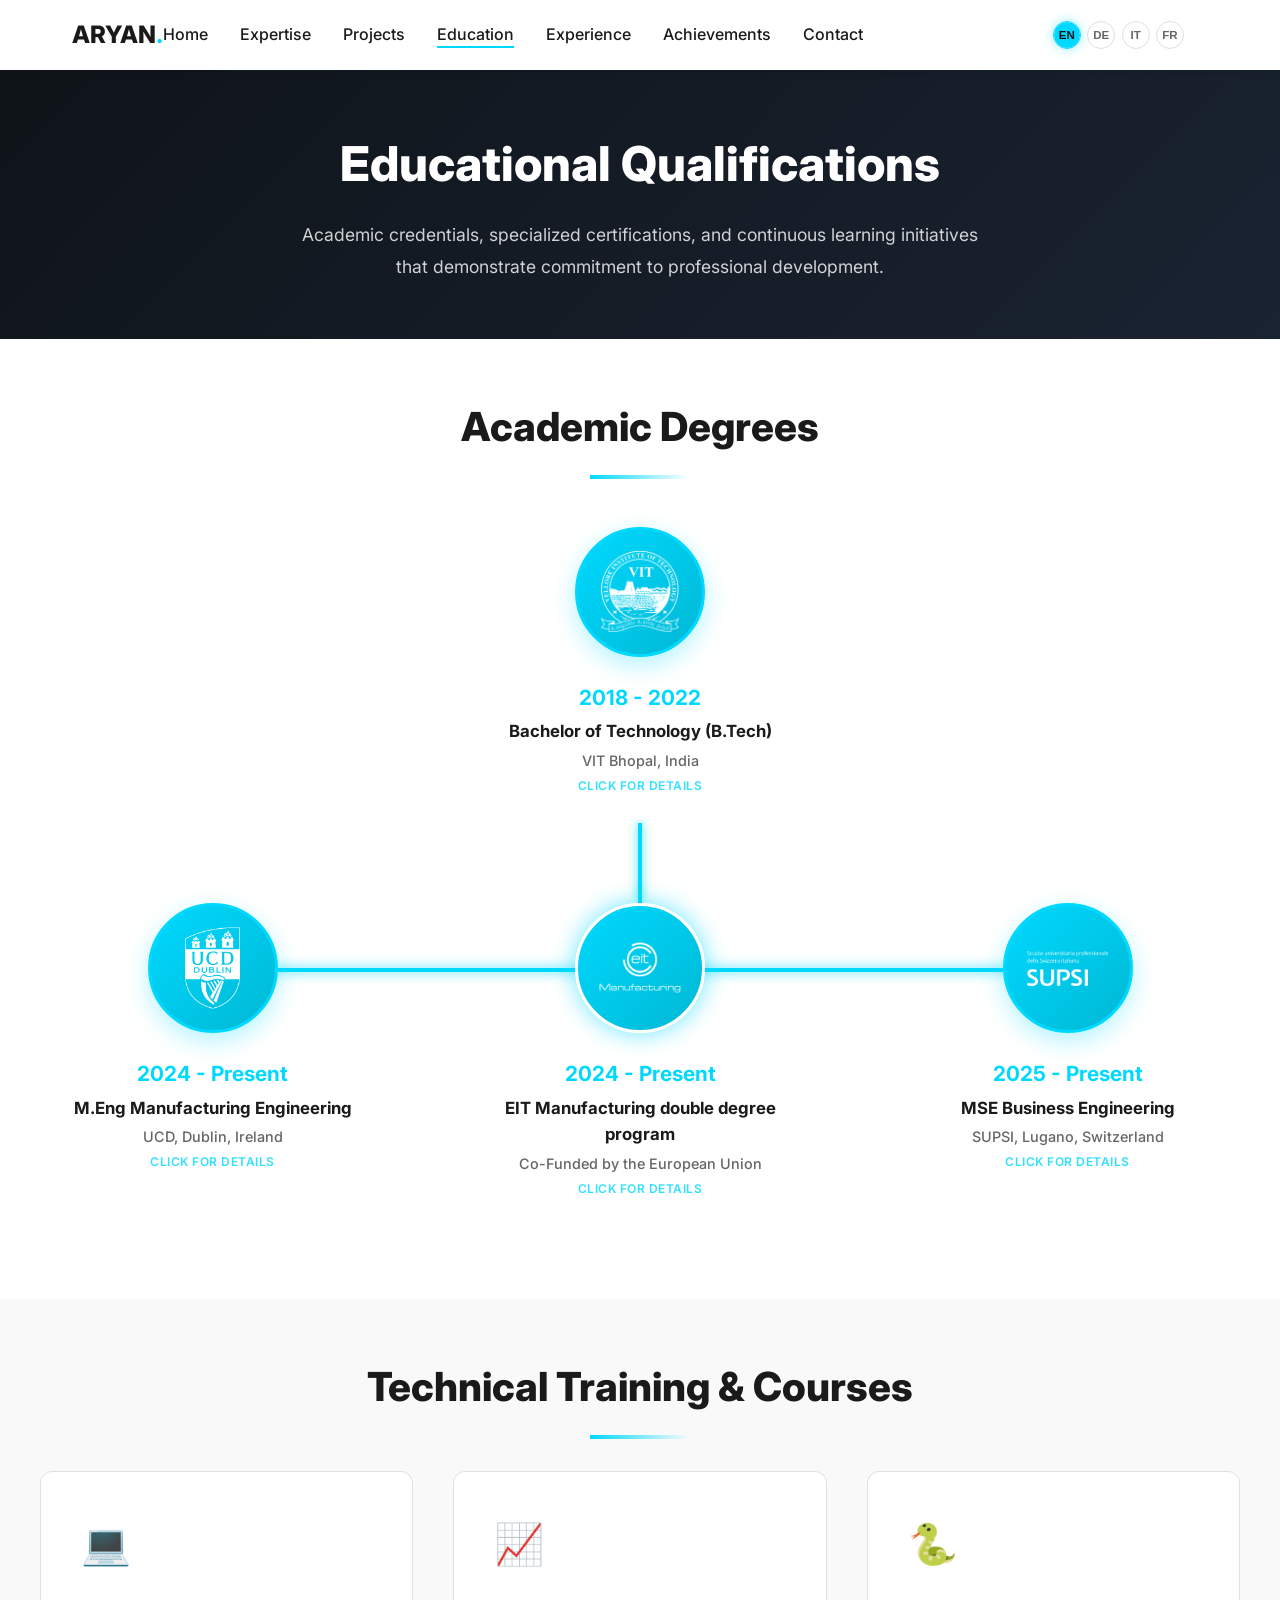
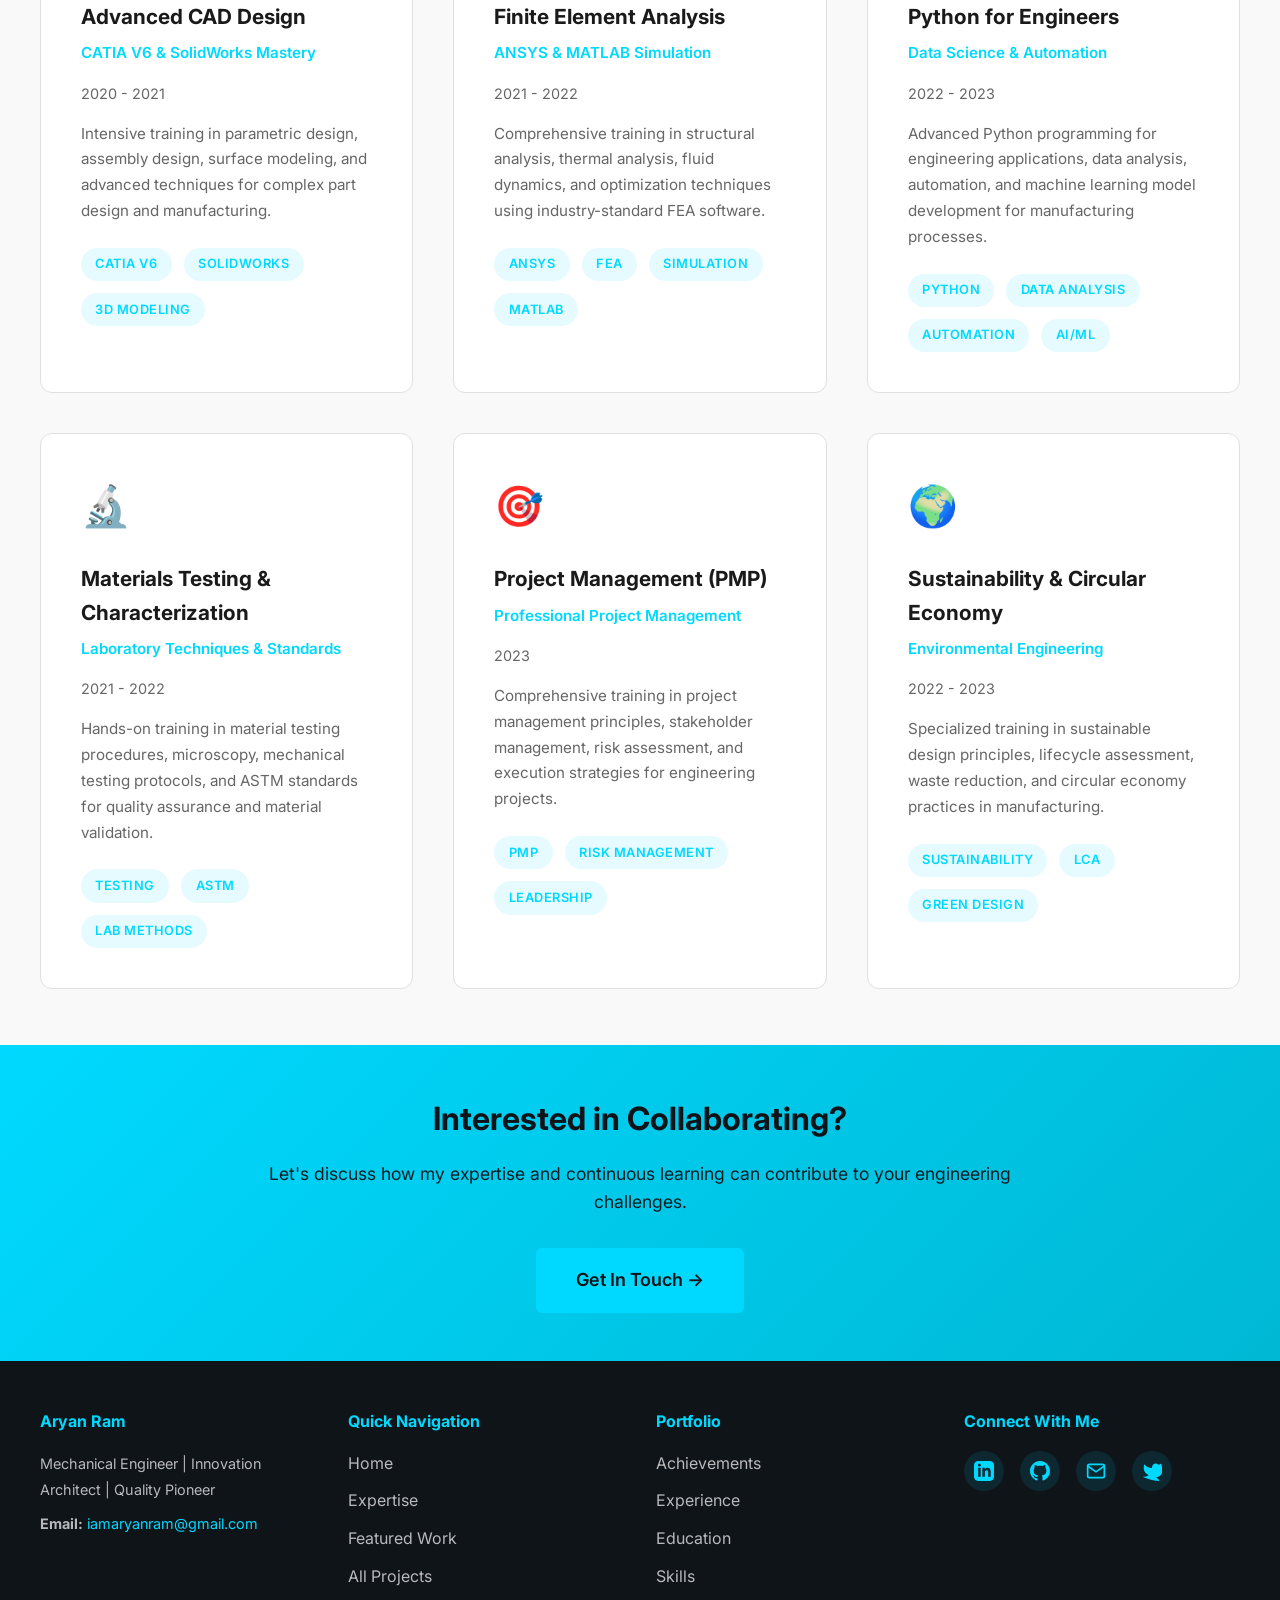
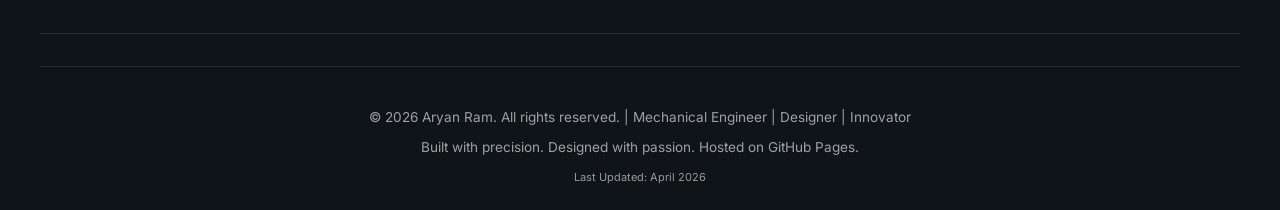
<file: education.html>
<!DOCTYPE html>
<html lang="en">
<head>
    <!-- Google tag (gtag.js) -->
    <script async src="https://www.googletagmanager.com/gtag/js?id=G-X6CRCMEYX9"></script>
    <script>
      window.dataLayer = window.dataLayer || [];
      function gtag(){dataLayer.push(arguments);}
      gtag('js', new Date());

      gtag('config', 'G-X6CRCMEYX9');
    </script>
    <!-- GoatCounter Analytics -->
    <script data-goatcounter="https://aryanportfolio.goatcounter.com/count" async src="//gc.zgo.at/count.js"></script>

    <meta charset="UTF-8">
    <meta name="viewport" content="width=device-width, initial-scale=1.0">
    <meta name="description" content="Educational Qualifications - Aryan Ram | Mechanical Engineer">
    <meta name="keywords" content="Education, Certifications, Qualifications, Mechanical Engineering, Training">
    <meta name="author" content="Aryan Ram">
    <meta name="theme-color" content="#0F1419">
    <meta name="robots" content="index, follow">
    
    <meta property="og:type" content="website">
    <meta property="og:title" content="Educational Qualifications | Aryan Ram">
    <meta property="og:description" content="Academic credentials, certifications, and specialized training in mechanical engineering.">
    <meta property="og:url" content="https://aryanram-6362.github.io/aryanportfolio.github.io/education.html">
    
    <title>Education | Aryan - Mechanical Engineer</title>
    <link rel="canonical" href="https://aryanram-6362.github.io/aryanportfolio.github.io/education.html">
    <link rel="icon" type="image/svg+xml" href="data:image/svg+xml,<svg xmlns='http://www.w3.org/2000/svg' viewBox='0 0 100 100'><text y='.9em' font-size='90' fill='%2300D9FF' font-weight='800'>A</text></svg>">
    
    <link rel="stylesheet" href="css/styles.css?v=3">
    <link rel="stylesheet" href="css/responsive.css?v=3">
    <link rel="stylesheet" href="css/animations.css?v=3">
    
    <link rel="preconnect" href="https://fonts.googleapis.com">
    <link rel="preconnect" href="https://fonts.gstatic.com" crossorigin>
    <link rel="preload" as="style" href="https://fonts.googleapis.com/css2?family=Inter:wght@400;500;600;700;800&display=swap">
    <link rel="stylesheet" href="https://fonts.googleapis.com/css2?family=Inter:wght@400;500;600;700;800&display=swap">
    <script src="js/translations.js?v=3" defer></script>
    
    <style>
        /* Education Page Specific Styles */
        .education-section {
            padding: 3.5rem 2rem;
            background-color: var(--bg-white);
        }

        .education-container {
            max-width: 1200px;
            margin: 0 auto;
        }

        .education-grid {
            display: grid;
            grid-template-columns: repeat(auto-fit, minmax(300px, 1fr));
            gap: 2.5rem;
            margin-top: 2rem;
        }

        .education-card {
            background-color: var(--bg-white);
            border: 1px solid var(--border-color);
            border-radius: 12px;
            padding: 2.5rem;
            transition: all 0.4s cubic-bezier(0.25, 0.46, 0.45, 0.94);
            position: relative;
            overflow: hidden;
        }

        .education-card::before {
            content: '';
            position: absolute;
            top: 0;
            left: 0;
            right: 0;
            bottom: 0;
            background: linear-gradient(135deg, rgba(0, 217, 255, 0.05) 0%, transparent 100%);
            opacity: 0;
            transition: opacity 0.4s ease;
        }

        .education-card:hover {
            border-color: var(--primary-color);
            box-shadow: 0 12px 40px rgba(0, 217, 255, 0.15);
            transform: translateY(-8px);
        }

        .education-card:hover::before {
            opacity: 1;
        }

        .education-icon {
            font-size: 2.5rem;
            margin-bottom: 1.5rem;
            display: inline-block;
        }

        .education-card h3 {
            font-size: 1.3rem;
            margin-bottom: 0.5rem;
            color: var(--text-dark);
            font-weight: 700;
            position: relative;
            z-index: 1;
        }

        .education-institution {
            color: var(--primary-color);
            font-weight: 600;
            font-size: 0.95rem;
            margin-bottom: 1rem;
            position: relative;
            z-index: 1;
        }

        .education-year {
            color: var(--text-light);
            font-size: 0.9rem;
            margin-bottom: 1rem;
            position: relative;
            z-index: 1;
        }

        .education-description {
            color: var(--text-light);
            line-height: 1.7;
            margin-bottom: 1.5rem;
            position: relative;
            z-index: 1;
            font-size: 0.95rem;
        }

        .education-details {
            display: flex;
            flex-wrap: wrap;
            gap: 0.75rem;
            position: relative;
            z-index: 1;
        }

        .detail-tag {
            background-color: rgba(0, 217, 255, 0.1);
            color: var(--primary-color);
            padding: 0.4rem 0.9rem;
            border-radius: 20px;
            font-size: 0.8rem;
            font-weight: 600;
            text-transform: uppercase;
            letter-spacing: 0.5px;
            transition: all 0.3s ease;
        }

        .education-card:hover .detail-tag {
            background-color: var(--primary-color);
            color: var(--secondary-color);
            transform: translateY(-2px);
        }

        #technical-training {
            background-color: var(--bg-light);
        }

        .page-hero {
            background: linear-gradient(135deg, #0F1419 0%, #1A2332 100%);
            color: white;
            padding: 3.5rem 2rem;
            text-align: center;
        }

        .page-hero h1 {
            font-size: 3rem;
            margin-bottom: 1rem;
            font-weight: 800;
        }

        .page-hero p {
            font-size: 1.1rem;
            color: rgba(255, 255, 255, 0.8);
            max-width: 700px;
            margin: 0 auto;
            line-height: 1.8;
        }

        /* ============ TIMELINE STYLES ============ */
        .timeline-wrapper {
            margin-top: 2rem;
            position: relative;
            width: 100%;
        }

        .timeline-container {
            position: relative;
            padding: 1rem 0;
            width: 100%;
        }

        /* Timeline Row Layouts */
        .timeline-row-vit {
            display: flex;
            justify-content: center;
            position: relative;
            width: 100%;
            z-index: 2;
        }

        .vertical-connector-line {
            width: 4px;
            height: 5rem;
            background-color: var(--primary-color);
            box-shadow: 0 0 10px var(--primary-color);
            margin: 0 auto;
            position: relative;
            z-index: 1;
        }

        .timeline-row-double-master {
            display: grid;
            grid-template-columns: 1fr 1.2fr 1fr;
            column-gap: 3rem;
            position: relative;
            width: 100%;
            z-index: 2;
        }

        /* Horizontal connection line connecting UCD and SUPSI via EIT */
        .timeline-row-double-master::before {
            content: '';
            position: absolute;
            top: 65px; /* center of the 130px circles */
            left: 15%;
            right: 15%;
            height: 4px;
            background-color: var(--primary-color);
            box-shadow: 0 0 12px var(--primary-color);
            z-index: 1;
        }

        /* Highlight EIT Manufacturing as the central connector hub */
        .eit-node .timeline-circle {
            box-shadow: 0 0 25px rgba(0, 217, 255, 0.6);
            animation: pulseHub 3s infinite alternate;
            border-color: #FFFFFF;
        }

        @keyframes pulseHub {
            0% {
                box-shadow: 0 0 15px rgba(0, 217, 255, 0.4);
                transform: scale(1);
            }
            100% {
                box-shadow: 0 0 35px rgba(0, 217, 255, 0.9);
                transform: scale(1.03);
            }
        }

        .timeline-grid-item {
            position: relative;
            display: flex;
            flex-direction: column;
            align-items: center;
            width: 100%;
        }

        .timeline-circle-wrapper {
            position: relative;
            display: flex;
            flex-direction: column;
            align-items: center;
            width: 100%;
            cursor: pointer;
        }

        .timeline-circle {
            width: 130px;
            height: 130px;
            border-radius: 50%;
            background: linear-gradient(135deg, var(--primary-color), #00B8D4);
            border: 3px solid var(--primary-color);
            display: flex;
            align-items: center;
            justify-content: center;
            transition: all 0.4s cubic-bezier(0.25, 0.46, 0.45, 0.94);
            box-shadow: 0 8px 24px rgba(0, 217, 255, 0.3);
            z-index: 5;
            flex-shrink: 0;
        }

        .timeline-circle:hover {
            transform: scale(1.12);
            box-shadow: 0 12px 36px rgba(0, 217, 255, 0.5);
        }

        .university-logo {
            width: 90%;
            height: 90%;
            object-fit: contain;
            padding: 15px;
            filter: brightness(0) invert(1);
            transition: transform 0.4s ease;
        }

        .timeline-circle:hover .university-logo {
            transform: scale(1.05);
        }

        .timeline-info {
            margin-top: 1.5rem;
            text-align: center;
            width: 100%;
            max-width: 320px;
        }

        .timeline-year {
            font-size: 1.3rem;
            font-weight: 700;
            color: var(--primary-color);
            margin-bottom: 0.25rem;
        }

        .timeline-degree {
            font-size: 1.05rem;
            font-weight: 700;
            color: var(--text-dark);
            margin-bottom: 0.25rem;
        }

        .timeline-university {
            font-size: 0.9rem;
            color: var(--text-light);
            font-weight: 500;
        }

        /* Expanding Details Card */
        .timeline-details-card {
            background-color: var(--bg-white);
            border: 1px solid var(--border-color);
            border-radius: 12px;
            padding: 0;
            width: 100%;
            max-width: 420px;
            margin-top: 1.5rem;
            box-shadow: var(--shadow-sm);
            overflow: hidden;
            max-height: 0;
            opacity: 0;
            transform: translateY(10px);
            transition: all 0.5s cubic-bezier(0.4, 0, 0.2, 1);
            z-index: 10;
        }

        .timeline-details-card.expanded {
            max-height: 500px;
            opacity: 1;
            transform: translateY(0);
            padding: 1.5rem;
            border-color: var(--primary-color);
            box-shadow: 0 8px 30px rgba(0, 217, 255, 0.12);
        }

        .card-header {
            font-size: 1.05rem;
            font-weight: 700;
            color: var(--text-dark);
            margin-bottom: 0.75rem;
            padding-bottom: 0.5rem;
            border-bottom: 2px solid var(--primary-color);
        }

        .card-detail {
            font-size: 0.85rem;
            color: var(--text-light);
            margin-bottom: 0.5rem;
            line-height: 1.5;
            text-align: left;
        }

        .card-detail strong {
            color: var(--text-dark);
            font-weight: 600;
        }

        .click-prompt {
            font-size: 0.75rem;
            font-weight: 600;
            color: var(--primary-color);
            text-transform: uppercase;
            letter-spacing: 0.5px;
            margin-top: 0.5rem;
            opacity: 0.8;
            transition: opacity 0.3s ease;
        }

        .timeline-circle-wrapper:hover .click-prompt {
            opacity: 1;
        }

        /* ============ RESPONSIVE TIMELINE ============ */
        @media (max-width: 1024px) {
            .timeline-row-double-master {
                column-gap: 1.5rem;
            }
        }

        @media (max-width: 768px) {
            .page-hero h1 {
                font-size: 2rem;
            }

            .page-hero p {
                font-size: 1rem;
            }

            .timeline-row-double-master {
                display: flex;
                flex-direction: column;
                align-items: center;
                gap: 3.5rem;
            }

            .timeline-row-double-master::before,
            .vertical-connector-line {
                display: none !important;
            }

            .timeline-grid-item {
                justify-self: center !important;
                text-align: center !important;
                width: 100%;
                max-width: 360px;
            }

            .timeline-container::before {
                content: '';
                position: absolute;
                top: 2rem;
                bottom: 2rem;
                left: 50%;
                transform: translateX(-50%);
                width: 3px;
                background: linear-gradient(to bottom, var(--primary-color) 0%, rgba(0, 217, 255, 0.1) 100%);
                z-index: 1;
            }

            .timeline-info {
                position: relative;
                z-index: 2;
                background: var(--bg-white);
                padding: 0.85rem 1.25rem;
                border-radius: 10px;
                border: 1px solid var(--border-color);
                box-shadow: 0 4px 16px rgba(0, 0, 0, 0.05);
                margin: 0.85rem auto;
                width: 90%;
                max-width: 320px;
            }

            .timeline-circle {
                width: 100px;
                height: 100px;
                z-index: 5;
            }

            .timeline-details-card {
                position: relative;
                z-index: 3;
                background: var(--bg-white);
            }

            .timeline-details-card.expanded {
                max-width: 95%;
            }
        }
    </style>
</head>
<body>
    <a href="#main-content" class="skip-link">Skip to main content</a>

    <header role="banner">
        <nav role="navigation" aria-label="Main Navigation">
            <div class="nav-wrapper">
                <a href="index.html" class="logo" title="Aryan Ram - Home">ARYAN<span>.</span></a>
                
                <ul class="nav-links" id="navLinks">
                    <li><a href="index.html" class="nav-link" data-i18n="nav-home">Home</a></li>
                    <li><a href="index.html#expertise" class="nav-link" data-i18n="nav-expertise">Expertise</a></li>
                    <li><a href="index.html#featured-projects" class="nav-link" data-i18n="nav-projects">Projects</a></li>
                    <li><a href="education.html" class="nav-link active" data-i18n="nav-education">Education</a></li>
                    <li><a href="experience.html" class="nav-link" data-i18n="nav-experience">Experience</a></li>
                    <li><a href="achievements.html" class="nav-link" data-i18n="nav-achievements">Achievements</a></li>
                    <li><a href="index.html#footer" class="nav-link" data-i18n="nav-contact">Contact</a></li>
                </ul>
                
                <div class="lang-selector">
                    <button class="lang-btn" data-lang="en" aria-label="English">EN</button>
                    <button class="lang-btn" data-lang="de" aria-label="Deutsch">DE</button>
                    <button class="lang-btn" data-lang="it" aria-label="Italiano">IT</button>
                    <button class="lang-btn" data-lang="fr" aria-label="Français">FR</button>
                </div>
                
                <div class="header-controls">
                    <button class="menu-toggle" id="menuToggle" aria-label="Toggle Navigation Menu" aria-expanded="false">
                        <span></span>
                        <span></span>
                        <span></span>
                    </button>
                </div>
            </div>
        </nav>
    </header>

    <main id="main-content">
    <section class="page-hero">
        <h1 data-i18n="edu-hero-title">Educational Qualifications</h1>
        <p data-i18n="edu-hero-desc">Academic credentials, specialized certifications, and continuous learning initiatives that demonstrate expertise and commitment to professional development in mechanical engineering.</p>
    </section>

    <section class="education-section" id="academic-education" aria-label="Academic Education">
        <div class="education-container">
            <h2 class="section-title" data-i18n="edu-sectitle-degrees">Academic Degrees</h2>
            
            <div class="timeline-wrapper">
                <div class="timeline-container">
                    
                    <!-- Row 1: VIT Bhopal (B.Tech) -->
                    <div class="timeline-row-vit">
                        <div class="timeline-grid-item vit-node">
                            <div class="timeline-circle-wrapper" onclick="toggleDetails('card-vit')">
                                <div class="timeline-circle" id="circle-a">
                                    <img src="./images/education/Vellore_Institute_of_Technology_seal_2017.svg.png" alt="VIT Bhopal Logo" class="university-logo">
                                </div>
                                <div class="timeline-info">
                                    <p class="timeline-year" data-i18n="edu-btech-yr">2018 - 2022</p>
                                    <p class="timeline-degree" data-i18n="edu-btech-title">Bachelor of Technology (B.Tech)</p>
                                    <p class="timeline-university" data-i18n="edu-btech-inst">VIT Bhopal, India</p>
                                    <span class="click-prompt" data-i18n="edu-click-prompt">Click for Details</span>
                                </div>
                            </div>
                            <div class="timeline-details-card" id="card-vit">
                                <div class="card-header" data-i18n="edu-btech-head">B.Tech Mechanical Engineering</div>
                                <div class="card-detail"><strong>GPA:</strong> <span data-i18n="edu-btech-det-1">8.2 / 10.0</span></div>
                                <div class="card-detail"><strong>Focus Areas:</strong> <span data-i18n="edu-btech-det-2">Thermodynamics, Fluid Mechanics, Manufacturing Processes, CAD Design, Materials Engineering & Technology.</span></div>
                                <div class="card-detail"><strong>Location:</strong> <span data-i18n="edu-btech-det-3">Bhopal, India</span></div>
                            </div>
                        </div>
                    </div>

                    <!-- Vertical connecting line from VIT to the EIT Master hub -->
                    <div class="vertical-connector-line"></div>

                    <!-- Row 2: UCD (Left), EIT (Middle Hub), SUPSI (Right) -->
                    <div class="timeline-row-double-master">
                        
                        <!-- Left Node: UCD Dublin -->
                        <div class="timeline-grid-item ucd-node">
                            <div class="timeline-circle-wrapper" onclick="toggleDetails('card-ucd')">
                                <div class="timeline-circle" id="circle-b">
                                    <img src="./images/education/images-Photoroom-removebg-preview.png" alt="UCD Logo" class="university-logo">
                                </div>
                                <div class="timeline-info">
                                    <p class="timeline-year" data-i18n="edu-meng-yr">2024 - Present</p>
                                    <p class="timeline-degree" data-i18n="edu-meng-title">M.Eng Manufacturing Engineering</p>
                                    <p class="timeline-university" data-i18n="edu-meng-inst">UCD, Dublin, Ireland</p>
                                    <span class="click-prompt" data-i18n="edu-click-prompt">Click for Details</span>
                                </div>
                            </div>
                            <div class="timeline-details-card" id="card-ucd">
                                <div class="card-header" data-i18n="edu-meng-head">Double Master's Program - Part 1</div>
                                <div class="card-detail"><strong>Focus Areas:</strong> <span data-i18n="edu-meng-det-1">Sustainable Materials, Advanced Manufacturing, Process Optimization, AI in Quality Engineering.</span></div>
                                <div class="card-detail"><strong>Thesis:</strong> <span data-i18n="edu-meng-det-2">Digital Manufacturing for Innovative Ecosystems and Sustainable Manufacturing.</span></div>
                                <div class="card-detail"><strong>Location:</strong> <span data-i18n="edu-meng-det-3">Dublin, Ireland</span></div>
                            </div>
                        </div>

                        <!-- Center Node: EIT Manufacturing (Overarching coordinator & hub) -->
                        <div class="timeline-grid-item eit-node">
                            <div class="timeline-circle-wrapper" onclick="toggleDetails('card-eit')">
                                <div class="timeline-circle" id="circle-d">
                                    <img src="./images/education/eit_manufacturing_logo-removebg-preview-2.png" alt="EIT Manufacturing Logo" class="university-logo">
                                </div>
                                <div class="timeline-info">
                                    <p class="timeline-year" data-i18n="edu-eit-yr">2024 - Present</p>
                                    <p class="timeline-degree" data-i18n="edu-eit-title">EIT Manufacturing double degree program</p>
                                    <p class="timeline-university" data-i18n="edu-eit-inst">Co-Funded by the European Union</p>
                                    <span class="click-prompt" data-i18n="edu-click-prompt">Click for Details</span>
                                </div>
                            </div>
                            <div class="timeline-details-card" id="card-eit">
                                <div class="card-header" data-i18n="edu-eit-head">Joint Integration & Innovation Program</div>
                                <div class="card-detail"><strong>Focus:</strong> <span data-i18n="edu-eit-det-1">Innovation & Entrepreneurship combined with Manufacturing Excellence.</span></div>
                                <div class="card-detail"><strong>Program Role:</strong> <span data-i18n="edu-eit-det-2">Serves as the overarching framework connecting the M.Eng (UCD) and MSE (SUPSI) degrees into a unified European Double Degree pathway.</span></div>
                            </div>
                        </div>

                        <!-- Right Node: SUPSI Switzerland -->
                        <div class="timeline-grid-item supsi-node">
                            <div class="timeline-circle-wrapper" onclick="toggleDetails('card-supsi')">
                                <div class="timeline-circle" id="circle-c">
                                    <img src="./images/education/Logo_of_SUPSI_Scuola_universitaria_professionale_della_Svizzera_italiana_01.png" alt="SUPSI Logo" class="university-logo">
                                </div>
                                <div class="timeline-info">
                                    <p class="timeline-year" data-i18n="edu-mse-yr">2025 - Present</p>
                                    <p class="timeline-degree" data-i18n="edu-mse-title">MSE Business Engineering</p>
                                    <p class="timeline-university" data-i18n="edu-mse-inst">SUPSI, Lugano, Switzerland</p>
                                    <span class="click-prompt" data-i18n="edu-click-prompt">Click for Details</span>
                                </div>
                            </div>
                            <div class="timeline-details-card" id="card-supsi">
                                <div class="card-header" data-i18n="edu-mse-head">Double Master's Program - Part 2</div>
                                <div class="card-detail"><strong>Specialization:</strong> <span data-i18n="edu-mse-det-1">Quality Control, QMS (ISO 9001), Continuous Improvement.</span></div>
                                <div class="card-detail"><strong>Focus Areas:</strong> <span data-i18n="edu-mse-det-2">Statistical Process Control, ASTM Quality Standards.</span></div>
                                <div class="card-detail"><strong>Location:</strong> <span data-i18n="edu-mse-det-3">Lugano, Switzerland</span></div>
                            </div>
                        </div>

                    </div>
                </div>
            </div>
        </div>
    </section>


    <section class="education-section" id="technical-training" aria-label="Technical Training">
        <div class="education-container">
            <h2 class="section-title">Technical Training & Courses</h2>
            <div class="education-grid">
                <div class="education-card" role="article">
                    <div class="education-icon">💻</div>
                    <h3>Advanced CAD Design</h3>
                    <p class="education-institution">CATIA V6 & SolidWorks Mastery</p>
                    <p class="education-year">2020 - 2021</p>
                    <p class="education-description">Intensive training in parametric design, assembly design, surface modeling, and advanced techniques for complex part design and manufacturing.</p>
                    <div class="education-details">
                        <span class="detail-tag">CATIA V6</span>
                        <span class="detail-tag">SolidWorks</span>
                        <span class="detail-tag">3D Modeling</span>
                    </div>
                </div>

                <div class="education-card" role="article">
                    <div class="education-icon">📈</div>
                    <h3>Finite Element Analysis</h3>
                    <p class="education-institution">ANSYS & MATLAB Simulation</p>
                    <p class="education-year">2021 - 2022</p>
                    <p class="education-description">Comprehensive training in structural analysis, thermal analysis, fluid dynamics, and optimization techniques using industry-standard FEA software.</p>
                    <div class="education-details">
                        <span class="detail-tag">ANSYS</span>
                        <span class="detail-tag">FEA</span>
                        <span class="detail-tag">Simulation</span>
                        <span class="detail-tag">MATLAB</span>
                    </div>
                </div>

                <div class="education-card" role="article">
                    <div class="education-icon">🐍</div>
                    <h3>Python for Engineers</h3>
                    <p class="education-institution">Data Science & Automation</p>
                    <p class="education-year">2022 - 2023</p>
                    <p class="education-description">Advanced Python programming for engineering applications, data analysis, automation, and machine learning model development for manufacturing processes.</p>
                    <div class="education-details">
                        <span class="detail-tag">Python</span>
                        <span class="detail-tag">Data Analysis</span>
                        <span class="detail-tag">Automation</span>
                        <span class="detail-tag">AI/ML</span>
                    </div>
                </div>

                <div class="education-card" role="article">
                    <div class="education-icon">🔬</div>
                    <h3>Materials Testing & Characterization</h3>
                    <p class="education-institution">Laboratory Techniques & Standards</p>
                    <p class="education-year">2021 - 2022</p>
                    <p class="education-description">Hands-on training in material testing procedures, microscopy, mechanical testing protocols, and ASTM standards for quality assurance and material validation.</p>
                    <div class="education-details">
                        <span class="detail-tag">Testing</span>
                        <span class="detail-tag">ASTM</span>
                        <span class="detail-tag">Lab Methods</span>
                    </div>
                </div>

                <div class="education-card" role="article">
                    <div class="education-icon">🎯</div>
                    <h3>Project Management (PMP)</h3>
                    <p class="education-institution">Professional Project Management</p>
                    <p class="education-year">2023</p>
                    <p class="education-description">Comprehensive training in project management principles, stakeholder management, risk assessment, and execution strategies for engineering projects.</p>
                    <div class="education-details">
                        <span class="detail-tag">PMP</span>
                        <span class="detail-tag">Risk Management</span>
                        <span class="detail-tag">Leadership</span>
                    </div>
                </div>

                <div class="education-card" role="article">
                    <div class="education-icon">🌍</div>
                    <h3>Sustainability & Circular Economy</h3>
                    <p class="education-institution">Environmental Engineering</p>
                    <p class="education-year">2022 - 2023</p>
                    <p class="education-description">Specialized training in sustainable design principles, lifecycle assessment, waste reduction, and circular economy practices in manufacturing.</p>
                    <div class="education-details">
                        <span class="detail-tag">Sustainability</span>
                        <span class="detail-tag">LCA</span>
                        <span class="detail-tag">Green Design</span>
                    </div>
                </div>
            </div>
        </div>
    </section>

    <section class="cta-section" aria-label="Call to Action">
        <div class="cta-container">
            <h2>Interested in Collaborating?</h2>
            <p>Let's discuss how my expertise and continuous learning can contribute to your engineering challenges.</p>
            <a href="index.html#footer" class="btn btn-primary btn-large">Get In Touch →</a>
        </div>
    </section>
    </main>

    <footer role="contentinfo" id="footer">
        <div class="footer-content">
            <div class="footer-main">
                <div class="footer-section">
                    <h3 data-i18n="footer-title">Aryan Ram</h3>
                    <p data-i18n="footer-subtitle">Mechanical Engineer | Innovation Architect | Quality Pioneer</p>
                    <p class="footer-email"><strong>Email:</strong> <a href="mailto:iamaryanram@gmail.com">iamaryanram@gmail.com</a></p>
                </div>
                
                <div class="footer-section">
                    <h4 data-i18n="footer-nav-title-1">Quick Navigation</h4>
                    <nav aria-label="Footer Quick Links">
                        <ul>
                            <li><a href="index.html#hero">Home</a></li>
                            <li><a href="index.html#expertise">Expertise</a></li>
                            <li><a href="index.html#featured-projects">Featured Work</a></li>
                            <li><a href="projects.html">All Projects</a></li>
                        </ul>
                    </nav>
                </div>

                <div class="footer-section">
                    <h4 data-i18n="footer-nav-title-2">Portfolio</h4>
                    <nav aria-label="Footer Portfolio Links">
                        <ul>
                            <li><a href="achievements.html">Achievements</a></li>
                            <li><a href="experience.html">Experience</a></li>
                            <li><a href="education.html">Education</a></li>
                            <li><a href="index.html#skills-section">Skills</a></li>
                        </ul>
                    </nav>
                </div>

                <div class="footer-section">
                    <h4 data-i18n="footer-connect-title">Connect With Me</h4>
                    <div class="social-icons" aria-label="Social Media Links">
                        <a href="https://linkedin.com/in/aryan-ram-8b5a2b1a9/" class="social-icon" title="LinkedIn - Connect" aria-label="LinkedIn Profile">
                            <svg width="20" height="20" viewBox="0 0 24 24" fill="currentColor" aria-hidden="true">
                                <path d="M19 0h-14c-2.761 0-5 2.239-5 5v14c0 2.761 2.239 5 5 5h14c2.762 0 5-2.239 5-5v-14c0-2.761-2.238-5-5-5zm-11 19h-3v-11h3v11zm-1.5-12.268c-.966 0-1.75-.79-1.75-1.764s.784-1.764 1.75-1.764 1.75.79 1.75 1.764-.783 1.764-1.75 1.764zm13.5 12.268h-3v-5.604c0-3.368-4-3.113-4 0v5.604h-3v-11h3v1.765c1.396-2.586 7-2.777 7 2.469v6.766z"/>
                            </svg>
                        </a>
                        <a href="https://github.com/aryanram-6362" class="social-icon" title="GitHub - Projects" aria-label="GitHub Profile">
                            <svg width="20" height="20" viewBox="0 0 24 24" fill="currentColor" aria-hidden="true">
                                <path d="M12 0c-6.626 0-12 5.373-12 12 0 5.302 3.438 9.8 8.207 11.387.599.111.793-.261.793-.577v-2.234c-3.338.726-4.033-1.416-4.033-1.416-.546-1.387-1.333-1.756-1.333-1.756-1.089-.745.083-.729.083-.729 1.205.084 1.839 1.237 1.839 1.237 1.07 1.834 2.807 1.304 3.492.997.107-.775.418-1.305.762-1.604-2.665-.305-5.467-1.334-5.467-5.931 0-1.311.469-2.381 1.236-3.221-.124-.303-.535-1.524.117-3.176 0 0 1.008-.322 3.301 1.23.957-.266 1.983-.399 3.003-.404 1.02.005 2.047.138 3.006.404 2.291-1.552 3.297-1.23 3.297-1.23.653 1.653.242 2.874.118 3.176.77.84 1.235 1.911 1.235 3.221 0 4.609-2.807 5.624-5.479 5.921.43.372.823 1.102.823 2.222v3.293c0 .319.192.694.801.576 4.765-1.589 8.199-6.086 8.199-11.386 0-6.627-5.373-12-12-12z"/>
                            </svg>
                        </a>
                        <a href="mailto:iamaryanram@gmail.com" class="social-icon" title="Send Email" aria-label="Email Contact">
                            <svg width="20" height="20" viewBox="0 0 24 24" fill="none" stroke="currentColor" stroke-width="2" aria-hidden="true">
                                <path d="M4 4h16c1.1 0 2 .9 2 2v12c0 1.1-.9 2-2 2H4c-1.1 0-2-.9-2-2V6c0-1.1.9-2 2-2z"/>
                                <polyline points="22,6 12,13 2,6"/>
                            </svg>
                        </a>
                        <a href="https://twitter.com/aryanram" class="social-icon" title="Twitter - Updates" aria-label="Twitter Profile">
                            <svg width="20" height="20" viewBox="0 0 24 24" fill="currentColor" aria-hidden="true">
                                <path d="M23 3a10.9 10.9 0 01-3.14 1.53 4.48 4.48 0 00-7.86 3v1A10.66 10.66 0 013 4s-4 9 5 13a11.64 11.64 0 01-7 2s9 5 20 5a9.5 9.5 0 00-9-5.5c4.75 2.25 10.5.5 12-4.5a4.5 4.5 0 00.5-4.5z"/>
                            </svg>
                        </a>
                    </div>
                </div>
            </div>

            <div class="footer-bottom">
                <p data-i18n="footer-copy">© 2026 Aryan Ram. All rights reserved. | Mechanical Engineer | Designer | Innovator</p>
                <p data-i18n="footer-precision">Built with precision. Designed with passion. Hosted on GitHub Pages.</p>
                <p style="font-size: 11px; margin-top: 10px; color: #999;" data-i18n="footer-date">Last Updated: April 2026</p>
            </div>
        </div>
    </footer>

    <script src="js/main.js?v=3" defer></script>
    
    <script>
        // Toggle card details
        function toggleDetails(cardId) {
            const card = document.getElementById(cardId);
            if (!card) return;
            
            // Close other cards to keep layout tidy
            document.querySelectorAll('.timeline-details-card').forEach(c => {
                if (c.id !== cardId) {
                    c.classList.remove('expanded');
                }
            });
            
            card.classList.toggle('expanded');
        }
    </script>
</body>
</html>
</file>
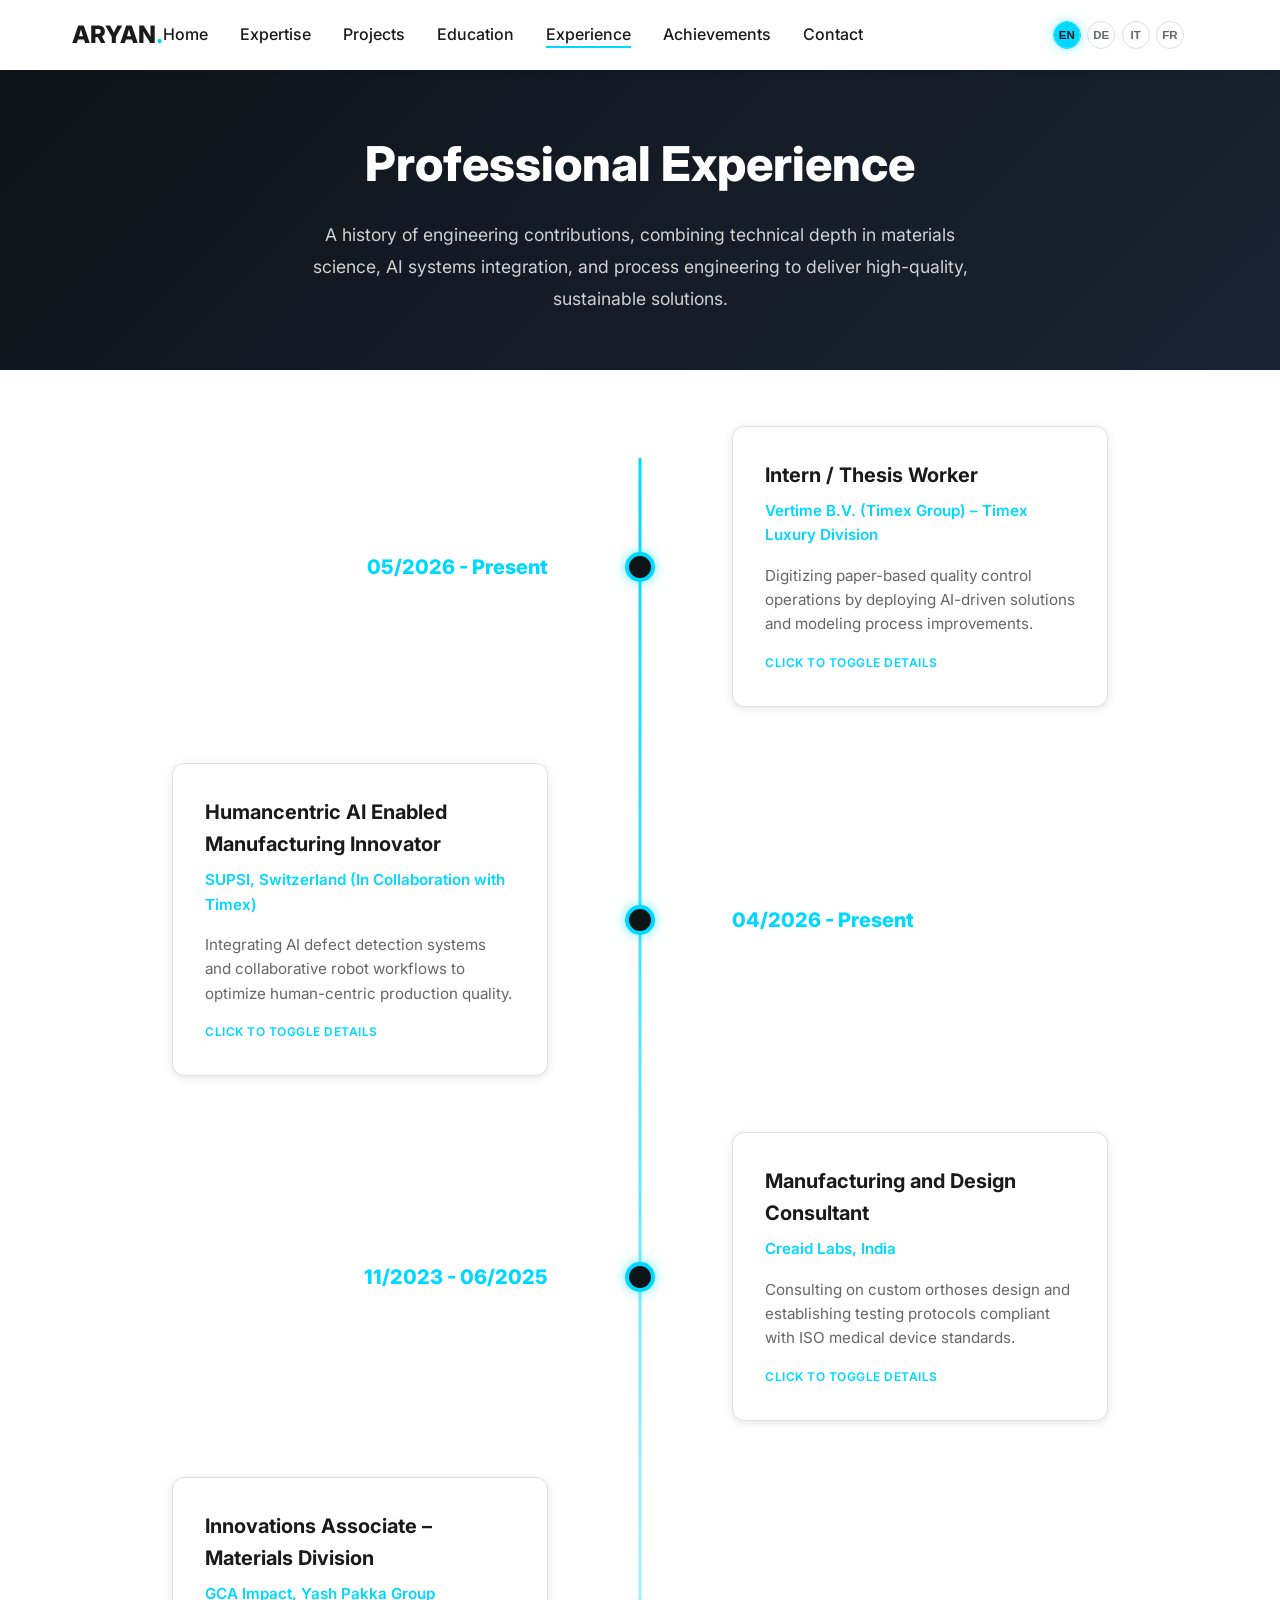
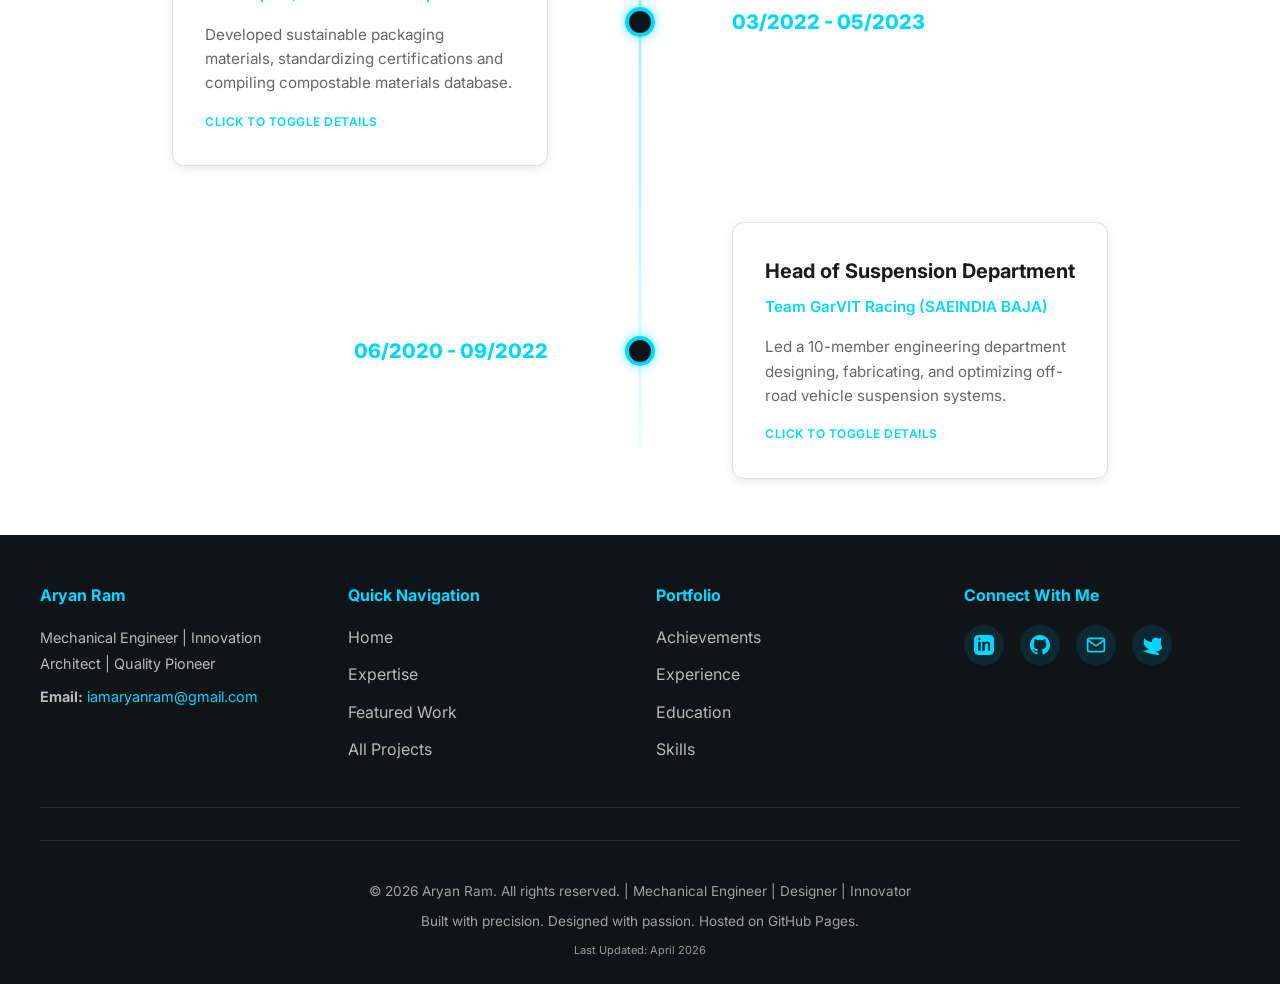
<file: experience.html>
<!DOCTYPE html>
<html lang="en">
<head>
    <!-- Google tag (gtag.js) -->
    <script async src="https://www.googletagmanager.com/gtag/js?id=G-X6CRCMEYX9"></script>
    <script>
      window.dataLayer = window.dataLayer || [];
      function gtag(){dataLayer.push(arguments);}
      gtag('js', new Date());

      gtag('config', 'G-X6CRCMEYX9');
    </script>
    <!-- GoatCounter Analytics -->
    <script data-goatcounter="https://aryanportfolio.goatcounter.com/count" async src="//gc.zgo.at/count.js"></script>

    <meta charset="UTF-8">
    <meta name="viewport" content="width=device-width, initial-scale=1.0">
    <meta name="description" content="Professional Experience - Aryan Ram | Mechanical & Automation Engineer">
    <meta name="keywords" content="Professional Experience, Engineering Roles, Sustainable Materials, AI Automation, Robotics, R&D">
    <meta name="author" content="Aryan Ram">
    <meta name="theme-color" content="#0F1419">
    <meta name="robots" content="index, follow">
    
    <title>Experience | Aryan - Mechanical Engineer</title>
    <link rel="canonical" href="https://aryanram-6362.github.io/aryanportfolio.github.io/experience.html">
    <link rel="icon" type="image/svg+xml" href="data:image/svg+xml,<svg xmlns='http://www.w3.org/2000/svg' viewBox='0 0 100 100'><text y='.9em' font-size='90' fill='%2300D9FF' font-weight='800'>A</text></svg>">
    
    <link rel="stylesheet" href="css/styles.css?v=3">
    <link rel="stylesheet" href="css/responsive.css?v=3">
    <link rel="stylesheet" href="css/animations.css?v=3">
    
    <link rel="preconnect" href="https://fonts.googleapis.com">
    <link rel="preconnect" href="https://fonts.gstatic.com" crossorigin>
    <link rel="stylesheet" href="https://fonts.googleapis.com/css2?family=Inter:wght@400;500;600;700;800&display=swap">
    <script src="js/translations.js?v=3" defer></script>
    
    <style>
        /* Experience Timeline Page Styling */
        .page-hero {
            background: linear-gradient(135deg, #0F1419 0%, #1A2332 100%);
            color: white;
            padding: 3.5rem 2rem;
            text-align: center;
        }

        .page-hero h1 {
            font-size: 3rem;
            margin-bottom: 1rem;
            font-weight: 800;
        }

        .page-hero p {
            font-size: 1.1rem;
            color: rgba(255, 255, 255, 0.8);
            max-width: 700px;
            margin: 0 auto;
            line-height: 1.8;
        }

        .experience-section {
            padding: 3.5rem 2rem;
            background-color: var(--bg-white);
            position: relative;
        }

        .experience-container {
            max-width: 1000px;
            margin: 0 auto;
            position: relative;
        }

        /* Vertical Spine line */
        .vertical-spine {
            position: absolute;
            top: 2rem;
            bottom: 2rem;
            left: 50%;
            transform: translateX(-50%);
            width: 3px;
            background: linear-gradient(to bottom, var(--primary-color) 0%, rgba(0, 217, 255, 0.1) 100%);
            z-index: 1;
        }

        .experience-timeline {
            display: flex;
            flex-direction: column;
            gap: 3.5rem;
            position: relative;
            z-index: 2;
        }

        .experience-node {
            display: grid;
            grid-template-columns: 1fr 120px 1fr;
            align-items: center;
            width: 100%;
        }

        /* Central Node Point */
        .node-dot-wrapper {
            grid-column: 2;
            grid-row: 1;
            display: flex;
            justify-content: center;
            align-items: center;
            position: relative;
            width: 120px;
            height: 120px;
        }

        .experience-node:nth-child(even) .node-dot-wrapper {
            grid-column: 2;
            grid-row: 1;
        }

        .node-dot {
            width: 30px;
            height: 30px;
            border-radius: 50%;
            background-color: var(--secondary-color);
            border: 4px solid var(--primary-color);
            box-shadow: 0 0 12px rgba(0, 217, 255, 0.6);
            z-index: 3;
            transition: all 0.3s ease;
        }

        .experience-node:hover .node-dot {
            transform: scale(1.3);
            background-color: var(--primary-color);
            box-shadow: 0 0 20px rgba(0, 217, 255, 1);
        }

        /* Date side */
        .node-date {
            grid-column: 1;
            grid-row: 1;
            text-align: right;
            font-size: 1.25rem;
            font-weight: 800;
            color: var(--primary-color);
            padding: 0 2rem;
        }

        .experience-node:hover .node-date {
            color: var(--text-dark);
        }

        .experience-node:nth-child(even) .node-date {
            text-align: left;
            grid-column: 3;
            grid-row: 1;
        }

        /* Content Card Side */
        .node-card-wrapper {
            grid-column: 3;
            grid-row: 1;
            padding: 0 2rem;
        }

        .experience-node:nth-child(even) .node-card-wrapper {
            grid-column: 1;
            grid-row: 1;
        }

        .experience-card {
            background-color: var(--bg-white);
            border: 1px solid var(--border-color);
            border-radius: 12px;
            padding: 2rem;
            cursor: pointer;
            box-shadow: var(--shadow-sm);
            transition: all 0.4s cubic-bezier(0.25, 0.46, 0.45, 0.94);
            position: relative;
            overflow: hidden;
            text-align: left;
        }

        .experience-card::before {
            content: '';
            position: absolute;
            top: 0;
            left: 0;
            right: 0;
            bottom: 0;
            background: linear-gradient(135deg, rgba(0, 217, 255, 0.04) 0%, transparent 100%);
            opacity: 0;
            transition: opacity 0.4s ease;
        }

        .experience-card:hover {
            border-color: var(--primary-color);
            box-shadow: 0 10px 30px rgba(0, 217, 255, 0.12);
            transform: translateY(-5px);
        }

        .experience-card:hover::before {
            opacity: 1;
        }

        .experience-card h3 {
            font-size: 1.25rem;
            font-weight: 700;
            color: var(--text-dark);
            margin-bottom: 0.5rem;
        }

        .experience-company {
            font-size: 0.95rem;
            font-weight: 600;
            color: var(--primary-color);
            margin-bottom: 1rem;
        }

        .experience-brief {
            font-size: 0.95rem;
            color: var(--text-light);
            line-height: 1.6;
        }

        .expandable-details {
            max-height: 0;
            opacity: 0;
            overflow: hidden;
            transition: all 0.5s cubic-bezier(0.4, 0, 0.2, 1);
            margin-top: 0;
        }

        .experience-card.expanded .expandable-details {
            max-height: 500px;
            opacity: 1;
            margin-top: 1.5rem;
            padding-top: 1.5rem;
            border-top: 1px solid var(--border-color);
        }

        .detail-item {
            font-size: 0.9rem;
            color: var(--text-light);
            margin-bottom: 0.75rem;
            line-height: 1.6;
        }

        .detail-item strong {
            color: var(--text-dark);
            font-weight: 600;
        }

        .click-prompt {
            font-size: 0.75rem;
            font-weight: 600;
            color: var(--primary-color);
            text-transform: uppercase;
            letter-spacing: 0.5px;
            margin-top: 1rem;
            display: inline-block;
        }

        /* Responsive timeline */
        @media (max-width: 768px) {
            .experience-section {
                padding: 2.5rem 1rem;
            }

            .vertical-spine {
                left: 16px;
                transform: translateX(-50%);
                width: 3px;
            }

            .experience-node {
                position: relative;
                display: flex;
                flex-direction: column;
                gap: 0.75rem;
            }

            .node-dot-wrapper {
                position: absolute;
                left: 16px;
                top: 1.25rem;
                transform: translate(-50%, -50%);
                width: 32px;
                height: 32px;
                display: flex;
                justify-content: center;
                align-items: center;
                z-index: 5;
                grid-column: auto;
                grid-row: auto;
            }

            .node-dot {
                width: 18px;
                height: 18px;
                border-width: 3px;
            }

            .node-date {
                text-align: left !important;
                padding-left: 36px;
                padding-right: 0;
                grid-column: auto !important;
                grid-row: auto !important;
                font-size: 1rem;
            }

            .node-card-wrapper {
                padding-left: 36px;
                padding-right: 0;
                width: 100%;
                grid-column: auto !important;
                grid-row: auto !important;
            }

            .experience-card {
                padding: 1.25rem 1rem;
            }

            .experience-card h3 {
                font-size: 1.15rem;
            }

            .experience-company {
                font-size: 0.9rem;
                margin-bottom: 0.75rem;
            }
        }
    </style>
</head>
<body>
    <a href="#main-content" class="skip-link">Skip to main content</a>

    <!-- ============ HEADER & NAVIGATION ============ -->
    <header role="banner">
        <nav role="navigation" aria-label="Main Navigation">
            <div class="nav-wrapper">
                <a href="index.html" class="logo" title="Aryan Ram - Home">ARYAN<span>.</span></a>
                
                <ul class="nav-links" id="navLinks">
                    <li><a href="index.html" class="nav-link" data-i18n="nav-home">Home</a></li>
                    <li><a href="index.html#expertise" class="nav-link" data-i18n="nav-expertise">Expertise</a></li>
                    <li><a href="projects.html" class="nav-link" data-i18n="nav-projects">Projects</a></li>
                    <li><a href="education.html" class="nav-link" data-i18n="nav-education">Education</a></li>
                    <li><a href="experience.html" class="nav-link active" data-i18n="nav-experience">Experience</a></li>
                    <li><a href="achievements.html" class="nav-link" data-i18n="nav-achievements">Achievements</a></li>
                    <li><a href="index.html#footer" class="nav-link" data-i18n="nav-contact">Contact</a></li>
                </ul>
                
                <div class="lang-selector">
                    <button class="lang-btn" data-lang="en" aria-label="English">EN</button>
                    <button class="lang-btn" data-lang="de" aria-label="Deutsch">DE</button>
                    <button class="lang-btn" data-lang="it" aria-label="Italiano">IT</button>
                    <button class="lang-btn" data-lang="fr" aria-label="Français">FR</button>
                </div>
                
                <div class="header-controls">
                    <button class="menu-toggle" id="menuToggle" aria-label="Toggle Navigation Menu" aria-expanded="false">
                        <span></span>
                        <span></span>
                        <span></span>
                    </button>
                </div>
            </div>
        </nav>
    </header>

    <main id="main-content">
    <!-- ============ HERO SECTION ============ -->
    <section class="page-hero">
        <h1 data-i18n="exp-hero-title">Professional Experience</h1>
        <p data-i18n="exp-hero-desc">A history of engineering contributions, combining technical depth in materials science, AI systems integration, and process engineering to deliver high-quality, sustainable solutions.</p>
    </section>

    <!-- ============ TIMELINE SECTION ============ -->
    <section class="experience-section" aria-label="Academic and Professional Experience">
        <div class="experience-container">
            <div class="vertical-spine"></div>
            
            <div class="experience-timeline">
                
                <!-- Node 1 -->
                <div class="experience-node">
                    <div class="node-date" data-i18n="exp-node-yr-1">05/2026 - Present</div>
                    <div class="node-dot-wrapper">
                        <div class="node-dot"></div>
                    </div>
                    <div class="node-card-wrapper">
                        <div class="experience-card" onclick="this.classList.toggle('expanded')">
                            <h3 data-i18n="exp-node-title-1">Intern / Thesis Worker</h3>
                            <div class="experience-company" data-i18n="exp-node-comp-1">Vertime B.V. (Timex Group) – Timex Luxury Division</div>
                            <p class="experience-brief" data-i18n="exp-node-brief-1">Digitizing paper-based quality control operations by deploying AI-driven solutions and modeling process improvements.</p>
                            
                            <div class="expandable-details">
                                <div class="detail-item"><strong>Objective:</strong> <span data-i18n="exp-node-det-1-1">Digitized paper-based quality control operations, improving departmental inspection efficiency by 35% and reducing logging errors by 50%.</span></div>
                                <div class="detail-item"><strong>Process Analysis:</strong> <span data-i18n="exp-node-det-1-2">Executed Value Stream Mapping (VSM) and BPMN modeling to uncover inefficiencies, target Muda, and formulate data-integrated improvements with cost-benefit analyses.</span></div>
                                <div class="detail-item"><strong>System Integration:</strong> <span data-i18n="exp-node-det-1-3">Developed a hybrid data-acquisition system at the SUPSI OmniFactory, successfully integrating automated data capture from robotic stations with manual inputs.</span></div>
                                <div class="detail-item"><strong>Key Focus:</strong> <span data-i18n="exp-node-det-1-4">Quality Assurance, QMS Development, VSM, Data Acquisition Systems.</span></div>
                            </div>
                            <span class="click-prompt" data-i18n="exp-click-prompt">Click to Toggle Details</span>
                        </div>
                    </div>
                </div>

                <!-- Node 2 -->
                <div class="experience-node">
                    <div class="node-date" data-i18n="exp-node-yr-2">04/2026 - Present</div>
                    <div class="node-dot-wrapper">
                        <div class="node-dot"></div>
                    </div>
                    <div class="node-card-wrapper">
                        <div class="experience-card" onclick="this.classList.toggle('expanded')">
                            <h3 data-i18n="exp-node-title-2">Humancentric AI Enabled Manufacturing Innovator</h3>
                            <div class="experience-company" data-i18n="exp-node-comp-2">SUPSI, Switzerland (In Collaboration with Timex)</div>
                            <p class="experience-brief" data-i18n="exp-node-brief-2">Integrating AI defect detection systems and collaborative robot workflows to optimize human-centric production quality.</p>
                            
                            <div class="expandable-details">
                                <div class="detail-item"><strong>AI Defect Detection:</strong> <span data-i18n="exp-node-det-2-1">Integrated AI vision-based defect detection systems, reducing escape defect rates by 40% and enabling real-time automated flagging for inspectors.</span></div>
                                <div class="detail-item"><strong>Cobot Workflows:</strong> <span data-i18n="exp-node-det-2-2">Designed human-robot collaboration workflows where cobots handle repetitive, high-strain physical tasks while operators handle complex logic.</span></div>
                                <div class="detail-item"><strong>Worker Empowerment:</strong> <span data-i18n="exp-node-det-2-3">Developed guided interfaces to empower workers to monitor overall tasks and quality indicators with ease.</span></div>
                                <div class="detail-item"><strong>Key Focus:</strong> <span data-i18n="exp-node-det-2-4">Human-Robot Collaboration (Cobots), Computer Vision, Visual Inspection Systems, User Interface.</span></div>
                            </div>
                            <span class="click-prompt" data-i18n="exp-click-prompt">Click to Toggle Details</span>
                        </div>
                    </div>
                </div>

                <!-- Node 3 -->
                <div class="experience-node">
                    <div class="node-date" data-i18n="exp-node-yr-3">11/2023 - 06/2025</div>
                    <div class="node-dot-wrapper">
                        <div class="node-dot"></div>
                    </div>
                    <div class="node-card-wrapper">
                        <div class="experience-card" onclick="this.classList.toggle('expanded')">
                            <h3 data-i18n="exp-node-title-3">Manufacturing and Design Consultant</h3>
                            <div class="experience-company" data-i18n="exp-node-comp-3">Creaid Labs, India</div>
                            <p class="experience-brief" data-i18n="exp-node-brief-3">Consulting on custom orthoses design and establishing testing protocols compliant with ISO medical device standards.</p>
                            
                            <div class="expandable-details">
                                <div class="detail-item"><strong>Product Development:</strong> <span data-i18n="exp-node-det-3-1">Prominent in the design, fabrication, and assessment of custom orthoses, leveraging materials and manufacturing expertise for optimal fit and function.</span></div>
                                <div class="detail-item"><strong>Standards Compliance:</strong> <span data-i18n="exp-node-det-3-2">Established rigorous testing protocols in compliance with ISO 13485 and ISO 9001 standards, achieving a 100% compliance rate across 15+ custom robotic devices.</span></div>
                                <div class="detail-item"><strong>Robotics R&D:</strong> <span data-i18n="exp-node-det-3-3">Designed and developed a custom robotic hand Continuous Passive Motion (CPM) device for rehabilitation manufacturing.</span></div>
                                <div class="detail-item"><strong>Key Focus:</strong> <span data-i18n="exp-node-det-3-4">ISO 13485 Medical Devices, ISO 9001, Quality Compliance, Product Testing, Orthotics Design.</span></div>
                            </div>
                            <span class="click-prompt" data-i18n="exp-click-prompt">Click to Toggle Details</span>
                        </div>
                    </div>
                </div>

                <!-- Node 4 -->
                <div class="experience-node">
                    <div class="node-date" data-i18n="exp-node-yr-4">03/2022 - 05/2023</div>
                    <div class="node-dot-wrapper">
                        <div class="node-dot"></div>
                    </div>
                    <div class="node-card-wrapper">
                        <div class="experience-card" onclick="this.classList.toggle('expanded')">
                            <h3 data-i18n="exp-node-title-4">Innovations Associate – Materials Division</h3>
                            <div class="experience-company" data-i18n="exp-node-comp-4">GCA Impact, Yash Pakka Group</div>
                            <p class="experience-brief" data-i18n="exp-node-brief-4">Developed sustainable packaging materials, standardizing certifications and compiling compostable materials database.</p>
                            
                            <div class="expandable-details">
                                <div class="detail-item"><strong>Materials Development:</strong> <span data-i18n="exp-node-det-4-1">Spearheaded sustainable materials R&D for the packaging sector and provided technical consultancy on biodegradable alternatives.</span></div>
                                <div class="detail-item"><strong>Business Optimization:</strong> <span data-i18n="exp-node-det-4-2">Built standard testing and certifications framework, leading three consulting projects that secured 3 new enterprise clients and expanded market reach by 15%.</span></div>
                                <div class="detail-item"><strong>Database & Platforms:</strong> <span data-i18n="exp-node-det-4-3">Integrated laboratory testing frameworks with network management on a centralized internal platform (GCA Hub) and compiled compostable materials database.</span></div>
                                <div class="detail-item"><strong>Key Focus:</strong> <span data-i18n="exp-node-det-4-4">Compostable Materials Database, Packaging Regulations, Client Acquisition, ASTM Standards.</span></div>
                            </div>
                            <span class="click-prompt" data-i18n="exp-click-prompt">Click to Toggle Details</span>
                        </div>
                    </div>
                </div>

                <!-- Node 5 -->
                <div class="experience-node">
                    <div class="node-date" data-i18n="exp-node-yr-5">06/2020 - 09/2022</div>
                    <div class="node-dot-wrapper">
                        <div class="node-dot"></div>
                    </div>
                    <div class="node-card-wrapper">
                        <div class="experience-card" onclick="this.classList.toggle('expanded')">
                            <h3 data-i18n="exp-node-title-5">Head of Suspension Department</h3>
                            <div class="experience-company" data-i18n="exp-node-comp-5">Team GarVIT Racing (SAEINDIA BAJA)</div>
                            <p class="experience-brief" data-i18n="exp-node-brief-5">Led a 10-member engineering department designing, fabricating, and optimizing off-road vehicle suspension systems.</p>
                            
                            <div class="expandable-details">
                                <div class="detail-item"><strong>Leadership:</strong> <span data-i18n="exp-node-det-5-1">Led a 10-member team as Head of Suspension and Documentation to design, test, and document buggy suspension for SAEINDIA BAJA competitions.</span></div>
                                <div class="detail-item"><strong>Design & Tuning:</strong> <span data-i18n="exp-node-det-5-2">Designed and developed a Single Spring Coil Damper Suspension System matching a regulated natural frequency of 1.5 Hz.</span></div>
                                <div class="detail-item"><strong>Optimization:</strong> <span data-i18n="exp-node-det-5-3">Assisted the manufacturing lead with production planning, 3D printing rapid prototypes, and applying generative design/topology optimization to reduce overall buggy weight.</span></div>
                                <div class="detail-item"><strong>Key Focus:</strong> <span data-i18n="exp-node-det-5-4">Vehicle Dynamics, Suspension Tuning, Generative Design, Rapid Prototyping, Team Leadership.</span></div>
                            </div>
                            <span class="click-prompt" data-i18n="exp-click-prompt">Click to Toggle Details</span>
                        </div>
                    </div>
                </div>
                
            </div>
        </div>
    </section>
    </main>

    <!-- ============ FOOTER ============ -->
    <footer role="contentinfo" id="footer">
        <div class="footer-content">
            <div class="footer-main">
                <div class="footer-section">
                    <h3 data-i18n="footer-title">Aryan Ram</h3>
                    <p data-i18n="footer-subtitle">Mechanical Engineer | Innovation Architect | Quality Pioneer</p>
                    <p class="footer-email"><strong>Email:</strong> <a href="mailto:iamaryanram@gmail.com">iamaryanram@gmail.com</a></p>
                </div>
                
                <div class="footer-section">
                    <h4 data-i18n="footer-nav-title-1">Quick Navigation</h4>
                    <nav aria-label="Footer Quick Links">
                        <ul>
                            <li><a href="index.html#hero">Home</a></li>
                            <li><a href="index.html#expertise">Expertise</a></li>
                            <li><a href="index.html#featured-projects">Featured Work</a></li>
                            <li><a href="projects.html">All Projects</a></li>
                        </ul>
                    </nav>
                </div>

                <div class="footer-section">
                    <h4 data-i18n="footer-nav-title-2">Portfolio</h4>
                    <nav aria-label="Footer Portfolio Links">
                        <ul>
                            <li><a href="achievements.html">Achievements</a></li>
                            <li><a href="experience.html">Experience</a></li>
                            <li><a href="education.html">Education</a></li>
                            <li><a href="index.html#skills-section">Skills</a></li>
                        </ul>
                    </nav>
                </div>

                <div class="footer-section">
                    <h4 data-i18n="footer-connect-title">Connect With Me</h4>
                    <div class="social-icons" aria-label="Social Media Links">
                        <a href="https://linkedin.com/in/aryan-ram-8b5a2b1a9/" class="social-icon" title="LinkedIn - Connect" aria-label="LinkedIn Profile">
                            <svg width="20" height="20" viewBox="0 0 24 24" fill="currentColor" aria-hidden="true">
                                <path d="M19 0h-14c-2.761 0-5 2.239-5 5v14c0 2.761 2.239 5 5 5h14c2.762 0 5-2.239 5-5v-14c0-2.761-2.238-5-5-5zm-11 19h-3v-11h3v11zm-1.5-12.268c-.966 0-1.75-.79-1.75-1.786 0-.997.784-1.786 1.75-1.786s1.75.79 1.75 1.786c0 .996-.784 1.786-1.75 1.786zm13.5 12.268h-3v-5.604c0-1.337-.027-3.059-1.865-3.059-1.868 0-2.153 1.459-2.153 2.966v5.697h-3v-11h2.881v1.507h.041c.401-.761 1.379-1.562 2.839-1.562 3.036 0 3.594 2.001 3.594 4.604v6.451z"/>
                            </svg>
                        </a>
                        <a href="https://github.com/aryanram-6362" class="social-icon" title="GitHub - Projects" aria-label="GitHub Profile">
                            <svg width="20" height="20" viewBox="0 0 24 24" fill="currentColor" aria-hidden="true">
                                <path d="M12 0c-6.626 0-12 5.373-12 12 0 5.302 3.438 9.8 8.207 11.387.599.111.793-.261.793-.577v-2.234c-3.338.726-4.033-1.416-4.033-1.416-.546-1.387-1.333-1.756-1.333-1.756-1.089-.745.083-.729.083-.729 1.205.084 1.839 1.237 1.839 1.237 1.07 1.835 2.807 1.305 3.492.998.108-.776.42-1.305.763-1.605-2.665-.303-5.466-1.334-5.466-5.931 0-1.31.469-2.381 1.236-3.221-.124-.303-.536-1.523.117-3.176 0 0 1.008-.322 3.301 1.23a11.52 11.52 0 016.003 0c2.293-1.552 3.301-1.23 3.301-1.23.653 1.653.241 2.873.118 3.176.77.84 1.235 1.911 1.235 3.221 0 4.609-2.804 5.625-5.475 5.921.431.372.816 1.103.816 2.222v3.293c0 .319.192.694.801.576C20.565 21.797 24 17.3 24 12c0-6.627-5.373-12-12-12z"/>
                            </svg>
                        </a>
                        <a href="mailto:iamaryanram@gmail.com" class="social-icon" title="Send Email" aria-label="Email Contact">
                            <svg width="20" height="20" viewBox="0 0 24 24" fill="none" stroke="currentColor" stroke-width="2" aria-hidden="true">
                                <path d="M4 4h16c1.1 0 2 .9 2 2v12c0 1.1-.9 2-2 2H4c-1.1 0-2-.9-2-2V6c0-1.1.9-2 2-2z"/>
                                <polyline points="22,6 12,13 2,6"/>
                            </svg>
                        </a>
                        <a href="https://twitter.com/aryanram" class="social-icon" title="Twitter - Updates" aria-label="Twitter Profile">
                            <svg width="20" height="20" viewBox="0 0 24 24" fill="currentColor" aria-hidden="true">
                                <path d="M23 3a10.9 10.9 0 01-3.14 1.53 4.48 4.48 0 00-7.86 3v1A10.66 10.66 0 013 4s-4 9 5 13a11.64 11.64 0 01-7 2s9 5 20 5a9.5 9.5 0 00-9-5.5c4.75 2.25 10.5.5 12-2.73.88 0-1.45-4.54-1.45-4.54z"/>
                            </svg>
                        </a>
                    </div>
                </div>
            </div>

            <div class="footer-bottom">
                <p data-i18n="footer-copy">© 2026 Aryan Ram. All rights reserved. | Mechanical Engineer | Designer | Innovator</p>
                <p data-i18n="footer-precision">Built with precision. Designed with passion. Hosted on GitHub Pages.</p>
                <p style="font-size: 11px; margin-top: 10px; color: #999;" data-i18n="footer-date">Last Updated: April 2026</p>
            </div>
        </div>
    </footer>

    <!-- Scripts -->
    <script src="js/main.js?v=3" defer></script>
</body>
</html>
</file>
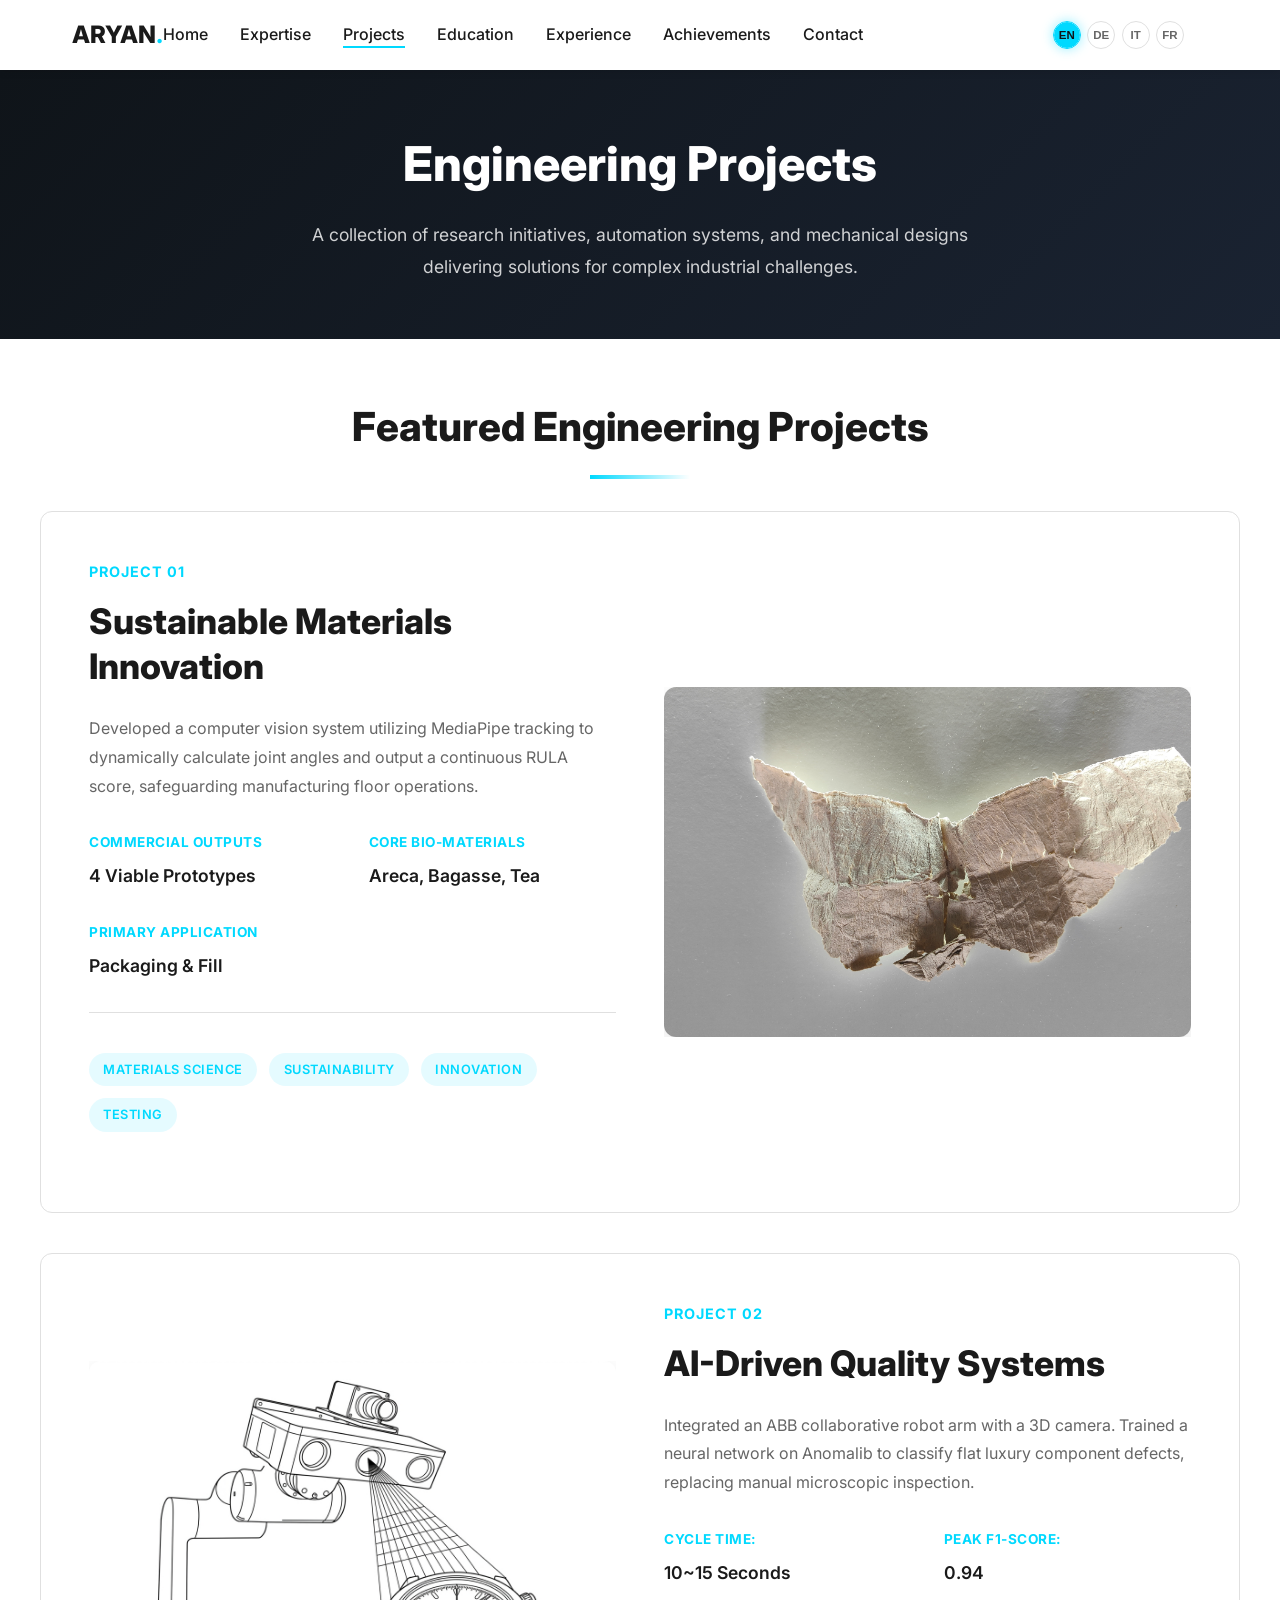
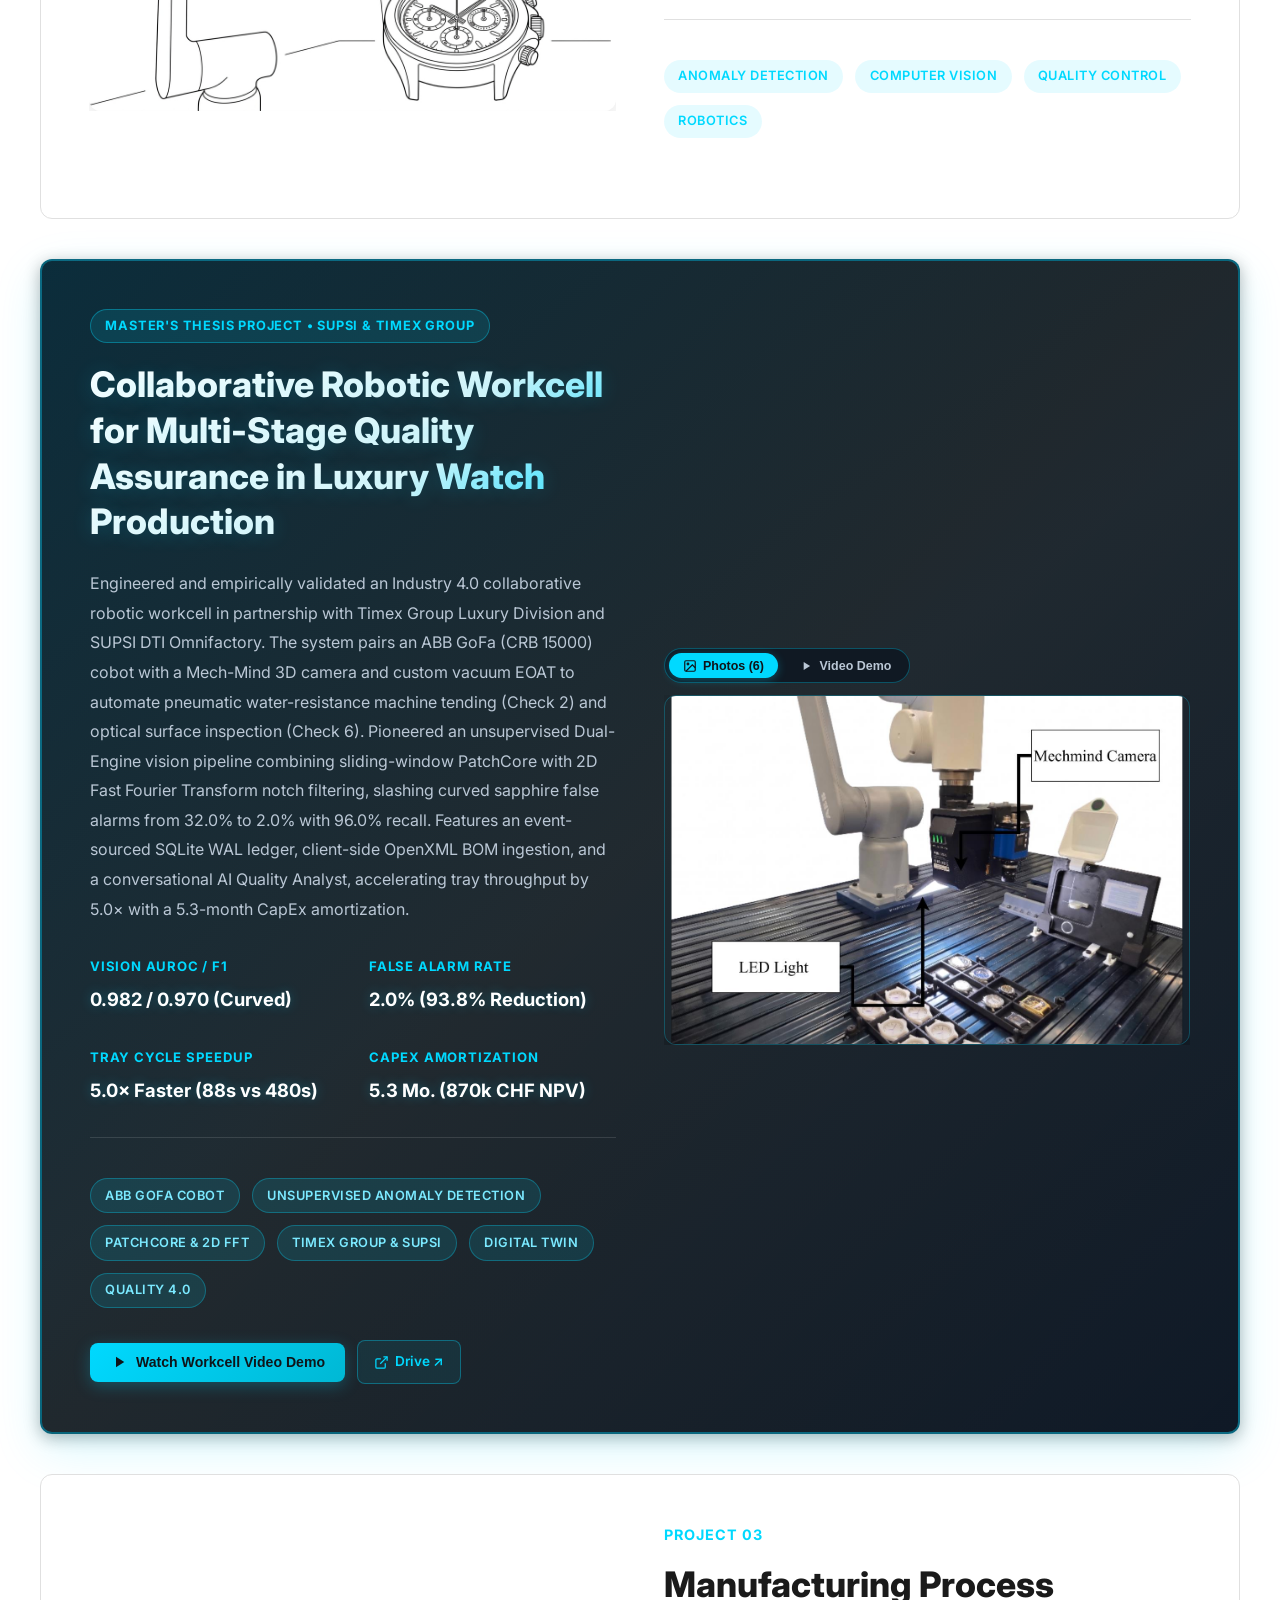
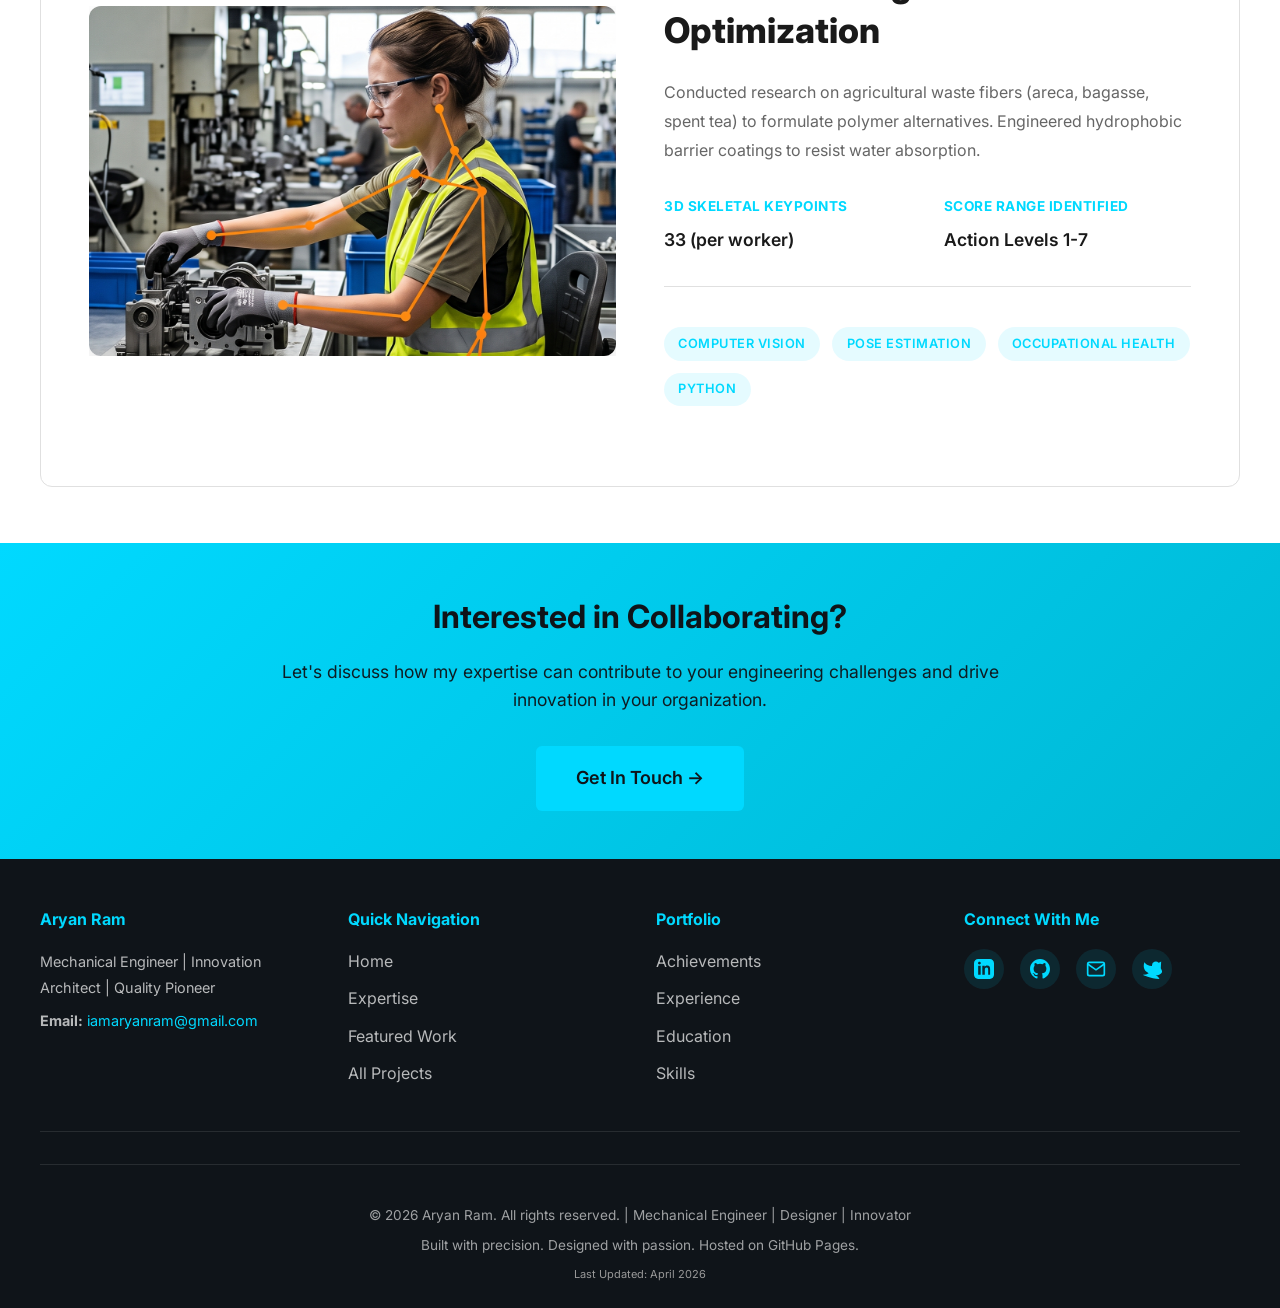
<file: projects.html>
<!DOCTYPE html>
<html lang="en">
<head>
    <!-- Google tag (gtag.js) -->
    <script async src="https://www.googletagmanager.com/gtag/js?id=G-X6CRCMEYX9"></script>
    <script>
      window.dataLayer = window.dataLayer || [];
      function gtag(){dataLayer.push(arguments);}
      gtag('js', new Date());

      gtag('config', 'G-X6CRCMEYX9');
    </script>
    <!-- GoatCounter Analytics -->
    <script data-goatcounter="https://aryanportfolio.goatcounter.com/count" async src="//gc.zgo.at/count.js"></script>

    <meta charset="UTF-8">
    <meta name="viewport" content="width=device-width, initial-scale=1.0">
    <meta name="description" content="Portfolio Projects - Case Studies in Mechanical Engineering">
    <meta name="keywords" content="Projects, Case Studies, Engineering, Manufacturing, Quality Assurance">
    <meta name="author" content="Aryan Ram">
    <meta name="theme-color" content="#0F1419">
    <meta name="robots" content="index, follow">
    
    <!-- Open Graph for Social Sharing -->
    <meta property="og:type" content="website">
    <meta property="og:title" content="Engineering Projects | Aryan Ram">
    <meta property="og:description" content="Detailed case studies showcasing innovative solutions, technical challenges, and measurable impact.">
    <meta property="og:url" content="https://aryanram-6362.github.io/aryanportfolio.github.io/projects.html">
    
    <title>Projects | Aryan - Mechanical Engineer</title>
    <link rel="canonical" href="https://aryanram-6362.github.io/aryanportfolio.github.io/projects.html">
    <link rel="icon" type="image/svg+xml" href="data:image/svg+xml,<svg xmlns='http://www.w3.org/2000/svg' viewBox='0 0 100 100'><text y='.9em' font-size='90' fill='%2300D9FF' font-weight='800'>A</text></svg>">
    
    <!-- Stylesheets -->
    <link rel="stylesheet" href="css/styles.css?v=5">
    <link rel="stylesheet" href="css/responsive.css?v=5">
    <link rel="stylesheet" href="css/animations.css?v=5">
    
    <!-- Google Fonts -->
    <link rel="preconnect" href="https://fonts.googleapis.com">
    <link rel="preconnect" href="https://fonts.gstatic.com" crossorigin>
    <link rel="preload" as="style" href="https://fonts.googleapis.com/css2?family=Inter:wght@400;500;600;700;800&display=swap">
    <link rel="stylesheet" href="https://fonts.googleapis.com/css2?family=Inter:wght@400;500;600;700;800&display=swap">
    <script src="js/translations.js?v=5" defer></script>
    
    <style>
        /* ============ PROJECTS PAGE SPECIFIC STYLES ============ */
        
        .page-hero {
            background: linear-gradient(135deg, #0F1419 0%, #1A2332 100%);
            color: white;
            padding: 3.5rem 2rem;
            text-align: center;
        }

        .page-hero h1 {
            font-size: 3rem;
            margin-bottom: 1rem;
            font-weight: 800;
        }

        .page-hero p {
            font-size: 1.1rem;
            color: rgba(255, 255, 255, 0.8);
            max-width: 700px;
            margin: 0 auto;
            line-height: 1.8;
        }

        /* Projects Section */
        .projects-section {
            padding: 3.5rem 2rem;
            background-color: var(--bg-white);
        }

        .projects-container {
            max-width: 1200px;
            margin: 0 auto;
        }

        .projects-grid {
            display: grid;
            grid-template-columns: 1fr;
            gap: 2.5rem;
            margin-top: 2rem;
        }

        /* Individual Project Card */
        .project-card {
            background-color: var(--bg-white);
            border: 1px solid var(--border-color);
            border-radius: 12px;
            overflow: hidden;
            transition: all 0.4s cubic-bezier(0.25, 0.46, 0.45, 0.94);
            position: relative;
            display: grid;
            grid-template-columns: 1fr 1fr;
            gap: 3rem;
            padding: 3rem;
            align-items: center;
        }

        .project-card::before {
            content: '';
            position: absolute;
            top: 0;
            left: 0;
            right: 0;
            bottom: 0;
            background: linear-gradient(135deg, rgba(0, 217, 255, 0.05) 0%, transparent 100%);
            opacity: 0;
            transition: opacity 0.4s ease;
            pointer-events: none;
        }

        .project-card:hover {
            border-color: var(--primary-color);
            box-shadow: 0 12px 40px rgba(0, 217, 255, 0.15);
            transform: translateY(-8px);
        }

        .project-card:hover::before {
            opacity: 1;
        }

        .project-content {
            position: relative;
            z-index: 1;
        }

        .project-number {
            color: var(--primary-color);
            font-weight: 700;
            text-transform: uppercase;
            letter-spacing: 1px;
            font-size: 0.9rem;
            margin-bottom: 1rem;
        }

        .project-card h2 {
            font-size: 2.2rem;
            margin-bottom: 1.5rem;
            color: var(--text-dark);
            font-weight: 800;
            line-height: 1.3;
        }

        .project-description {
            color: var(--text-light);
            font-size: 1rem;
            line-height: 1.8;
            margin-bottom: 2rem;
        }

        .project-metrics {
            display: grid;
            grid-template-columns: 1fr 1fr;
            gap: 2rem;
            margin-bottom: 2.5rem;
            padding-bottom: 2rem;
            border-bottom: 1px solid var(--border-color);
        }

        .metric {
            position: relative;
            z-index: 1;
        }

        .metric-label {
            color: var(--primary-color);
            font-weight: 700;
            font-size: 0.85rem;
            text-transform: uppercase;
            letter-spacing: 0.5px;
            margin-bottom: 0.5rem;
        }

        .metric-value {
            color: var(--text-dark);
            font-size: 1.1rem;
            font-weight: 600;
        }

        .project-tags {
            display: flex;
            flex-wrap: wrap;
            gap: 0.75rem;
            margin-bottom: 2rem;
            position: relative;
            z-index: 1;
        }

        .project-tag {
            background-color: rgba(0, 217, 255, 0.1);
            color: var(--primary-color);
            padding: 0.4rem 0.9rem;
            border-radius: 20px;
            font-size: 0.8rem;
            font-weight: 600;
            text-transform: uppercase;
            letter-spacing: 0.5px;
            transition: all 0.3s ease;
        }

        .project-card:hover .project-tag {
            background-color: var(--primary-color);
            color: var(--secondary-color);
            transform: translateY(-2px);
        }

        .project-image {
            position: relative;
            z-index: 1;
            overflow: hidden;
        }

        .project-image img {
            width: 100%;
            height: 350px;
            object-fit: cover;
            border-radius: 12px;
            transition: opacity 0.6s ease, transform 0.4s ease;
            box-shadow: 0 8px 24px rgba(0, 0, 0, 0.1);
            display: block;
        }

        .project-image:hover img {
            transform: scale(1.05);
        }

        .carousel-image {
            position: absolute;
            inset: 0;
            opacity: 0;
            pointer-events: none;
        }

        .carousel-image.active {
            opacity: 1;
            pointer-events: auto;
            position: relative;
        }

        .project-cta {
            display: inline-flex;
            align-items: center;
            gap: 0.5rem;
            position: relative;
            z-index: 1;
        }

        /* Alternate Layout for Even Projects */
        .project-card:nth-child(even) {
            grid-template-columns: 1fr 1fr;
            direction: rtl;
        }

        .project-card:nth-child(even) > * {
            direction: ltr;
        }

        /* ============ MASTER THESIS SPECIAL THEME ============ */
        #project-thesis.project-card {
            background: linear-gradient(145deg, #0d1520 0%, #152232 50%, #0f1926 100%);
            border: 2px solid rgba(0, 217, 255, 0.4);
            box-shadow: 0 16px 48px rgba(0, 217, 255, 0.15), 0 4px 16px rgba(0, 0, 0, 0.3);
            position: relative;
        }

        #project-thesis.project-card::before {
            background: linear-gradient(135deg, rgba(0, 217, 255, 0.12) 0%, rgba(255, 184, 0, 0.05) 50%, transparent 100%);
            opacity: 1;
        }

        #project-thesis.project-card:hover {
            border-color: var(--primary-color);
            box-shadow: 0 20px 60px rgba(0, 217, 255, 0.28), 0 0 25px rgba(0, 217, 255, 0.2);
            transform: translateY(-8px);
        }

        #project-thesis .project-number {
            display: inline-flex;
            align-items: center;
            gap: 0.5rem;
            color: #00D9FF;
            background: rgba(0, 217, 255, 0.12);
            border: 1px solid rgba(0, 217, 255, 0.35);
            padding: 0.35rem 0.9rem;
            border-radius: 20px;
            font-size: 0.8rem;
            font-weight: 700;
            letter-spacing: 0.8px;
            margin-bottom: 1.2rem;
        }

        #project-thesis h2 {
            color: #FFFFFF;
            background: linear-gradient(135deg, #FFFFFF 0%, #E0F7FA 60%, #00D9FF 100%);
            -webkit-background-clip: text;
            -webkit-text-fill-color: transparent;
            text-shadow: 0 2px 20px rgba(0, 217, 255, 0.2);
        }

        #project-thesis .project-description {
            color: #BAC7D5;
            line-height: 1.85;
        }

        #project-thesis .project-metrics {
            border-bottom: 1px solid rgba(255, 255, 255, 0.12);
        }

        #project-thesis .metric-label {
            color: #00D9FF;
            font-size: 0.82rem;
            letter-spacing: 0.8px;
        }

        #project-thesis .metric-value {
            color: #FFFFFF;
            font-weight: 700;
            font-size: 1.15rem;
            text-shadow: 0 0 12px rgba(0, 217, 255, 0.3);
        }

        #project-thesis .project-tag {
            background-color: rgba(0, 217, 255, 0.12);
            color: #7BE9FF;
            border: 1px solid rgba(0, 217, 255, 0.3);
        }

        #project-thesis:hover .project-tag {
            background-color: var(--primary-color);
            color: var(--secondary-color);
            border-color: var(--primary-color);
        }

        #project-thesis .project-image img {
            border: 1px solid rgba(0, 217, 255, 0.25);
            box-shadow: 0 12px 36px rgba(0, 0, 0, 0.4);
        }

        /* Media Tabs & Video Embed for Thesis Card */
        .thesis-media-wrapper {
            position: relative;
            display: flex;
            flex-direction: column;
            gap: 0.75rem;
        }

        .media-tabs {
            display: inline-flex;
            gap: 0.5rem;
            align-self: flex-start;
            background: rgba(15, 23, 34, 0.85);
            border: 1px solid rgba(0, 217, 255, 0.3);
            padding: 4px;
            border-radius: 24px;
            backdrop-filter: blur(8px);
        }

        .media-tab {
            display: inline-flex;
            align-items: center;
            gap: 0.4rem;
            background: transparent;
            color: #BAC7D5;
            border: none;
            padding: 0.35rem 0.85rem;
            border-radius: 20px;
            font-size: 0.78rem;
            font-weight: 600;
            cursor: pointer;
            transition: all 0.3s ease;
        }

        .media-tab:hover {
            color: #00D9FF;
        }

        .media-tab.active {
            background: #00D9FF;
            color: #0F1419;
            box-shadow: 0 2px 10px rgba(0, 217, 255, 0.3);
        }

        .thesis-video-frame {
            position: relative;
            width: 100%;
            padding-bottom: 56.25%; /* 16:9 aspect ratio */
            height: 0;
            border-radius: 12px;
            overflow: hidden;
            border: 1px solid rgba(0, 217, 255, 0.3);
            box-shadow: 0 12px 36px rgba(0, 0, 0, 0.4);
            background: #000;
            contain: paint;
            box-sizing: border-box;
            clip-path: inset(0 round 12px);
            -webkit-clip-path: inset(0 round 12px);
            transform: translateZ(0);
        }

        .thesis-video-frame iframe {
            position: absolute;
            top: 0;
            left: 0;
            width: 100%;
            height: 100%;
            border: none;
            display: block;
            box-sizing: border-box;
            max-width: 100%;
            max-height: 100%;
        }

        /* Video Action Toolbar (Desktop & Mobile) */
        .thesis-video-mobile-bar {
            display: flex;
            gap: 0.5rem;
            margin-top: 0.75rem;
            width: 100%;
        }

        .btn-video-theater,
        .btn-video-drive-app {
            flex: 1;
            display: inline-flex;
            align-items: center;
            justify-content: center;
            gap: 0.45rem;
            padding: 0.65rem 0.85rem;
            font-size: 0.82rem;
            font-weight: 700;
            border-radius: 8px;
            text-decoration: none;
            cursor: pointer;
            transition: all 0.3s ease;
            min-height: 44px;
        }

        .btn-video-theater {
            background: rgba(0, 217, 255, 0.15);
            color: #00D9FF;
            border: 1px solid rgba(0, 217, 255, 0.4);
        }

        .btn-video-theater:hover {
            background: #00D9FF;
            color: #0F1419;
            transform: translateY(-1px);
        }

        .btn-video-drive-app {
            background: rgba(255, 255, 255, 0.08);
            color: #BAC7D5;
            border: 1px solid rgba(255, 255, 255, 0.15);
        }

        .btn-video-drive-app:hover {
            background: rgba(255, 255, 255, 0.16);
            color: #FFFFFF;
            transform: translateY(-1px);
        }

        /* Video Theater Lightbox Modal */
        .video-theater-modal {
            display: none;
            position: fixed;
            inset: 0;
            z-index: 99999;
            align-items: center;
            justify-content: center;
            padding: 1rem;
        }

        .video-theater-modal.active {
            display: flex;
            animation: fadeInModal 0.25s ease forwards;
        }

        @keyframes fadeInModal {
            from { opacity: 0; }
            to { opacity: 1; }
        }

        .video-theater-overlay {
            position: absolute;
            inset: 0;
            background: rgba(6, 10, 16, 0.96);
        }

        .video-theater-container {
            position: relative;
            z-index: 10;
            width: 100%;
            max-width: 980px;
            max-height: 94vh;
            background: #0d1520;
            border: 1px solid rgba(0, 217, 255, 0.45);
            border-radius: 14px;
            box-shadow: 0 24px 80px rgba(0, 0, 0, 0.9), 0 0 40px rgba(0, 217, 255, 0.25);
            overflow: hidden;
            display: flex;
            flex-direction: column;
        }

        .video-theater-header {
            display: flex;
            justify-content: space-between;
            align-items: center;
            padding: 0.75rem 1rem;
            background: rgba(15, 23, 36, 0.95);
            border-bottom: 1px solid rgba(0, 217, 255, 0.2);
            gap: 0.5rem;
        }

        .theater-badge {
            display: inline-block;
            font-size: 0.7rem;
            font-weight: 700;
            color: #00D9FF;
            text-transform: uppercase;
            letter-spacing: 0.8px;
            margin-bottom: 0.15rem;
        }

        .video-theater-title {
            font-size: 0.95rem;
            font-weight: 700;
            color: #FFFFFF;
            margin: 0;
            line-height: 1.3;
        }

        .theater-header-actions {
            display: flex;
            align-items: center;
            gap: 0.5rem;
            flex-shrink: 0;
        }

        .theater-btn-app {
            display: inline-flex;
            align-items: center;
            gap: 0.35rem;
            background: linear-gradient(135deg, #00D9FF 0%, #00B8D4 100%);
            color: #0F1419;
            font-size: 0.76rem;
            font-weight: 700;
            padding: 0.4rem 0.7rem;
            border-radius: 6px;
            text-decoration: none;
            transition: all 0.2s ease;
        }

        .theater-btn-app:hover {
            background: #00E5FF;
            transform: scale(1.03);
        }

        .video-theater-close {
            background: rgba(255, 255, 255, 0.1);
            border: 1px solid rgba(255, 255, 255, 0.2);
            color: #FFFFFF;
            width: 36px;
            height: 36px;
            border-radius: 50%;
            display: flex;
            align-items: center;
            justify-content: center;
            cursor: pointer;
            transition: all 0.2s ease;
            flex-shrink: 0;
        }

        .video-theater-close:hover {
            background: #00D9FF;
            color: #0F1419;
            transform: scale(1.06);
        }

        .video-theater-player {
            position: relative;
            width: 100%;
            padding-bottom: 56.25%; /* 16:9 */
            height: 0;
            background: #000;
        }

        .video-theater-loader {
            position: absolute;
            inset: 0;
            display: flex;
            flex-direction: column;
            align-items: center;
            justify-content: center;
            gap: 0.75rem;
            color: #BAC7D5;
            font-size: 0.85rem;
            background: #070c14;
            z-index: 1;
        }

        .theater-spinner {
            width: 36px;
            height: 36px;
            border: 3px solid rgba(0, 217, 255, 0.2);
            border-top-color: #00D9FF;
            border-radius: 50%;
            animation: spinTheater 0.8s linear infinite;
        }

        @keyframes spinTheater {
            to { transform: rotate(360deg); }
        }

        .video-theater-player iframe {
            position: absolute;
            inset: 0;
            width: 100%;
            height: 100%;
            border: none;
            z-index: 2;
            background: transparent;
        }

        .video-theater-footer {
            padding: 0.65rem 1rem;
            background: rgba(12, 19, 29, 0.98);
            border-top: 1px solid rgba(0, 217, 255, 0.2);
            display: flex;
            align-items: center;
            justify-content: space-between;
            gap: 0.75rem;
            flex-wrap: wrap;
        }

        .theater-footer-info {
            font-size: 0.76rem;
            color: #8C9BAE;
        }

        .theater-btn-direct {
            display: inline-flex;
            align-items: center;
            gap: 0.4rem;
            background: linear-gradient(135deg, #00D9FF 0%, #00B8D4 100%);
            color: #0F1419;
            font-size: 0.78rem;
            font-weight: 700;
            padding: 0.45rem 0.85rem;
            border-radius: 6px;
            text-decoration: none;
            transition: all 0.2s ease;
        }

        .theater-btn-direct:hover {
            background: #00E5FF;
            transform: scale(1.02);
        }

        @media (max-width: 600px) {
            .video-theater-footer {
                flex-direction: column;
                align-items: stretch;
                text-align: center;
            }
            .theater-btn-direct {
                justify-content: center;
            }
        }

        .thesis-actions {
            display: flex;
            align-items: center;
            gap: 0.75rem;
            margin-top: 1.5rem;
            flex-wrap: wrap;
        }

        .btn-thesis-video {
            display: inline-flex;
            align-items: center;
            gap: 0.5rem;
            background: linear-gradient(135deg, #00D9FF 0%, #00B8D4 100%);
            color: #0F1419;
            font-weight: 700;
            font-size: 0.88rem;
            padding: 0.65rem 1.25rem;
            border-radius: 8px;
            border: none;
            cursor: pointer;
            transition: all 0.3s ease;
            box-shadow: 0 4px 16px rgba(0, 217, 255, 0.25);
        }

        .btn-thesis-video:hover {
            transform: translateY(-2px);
            box-shadow: 0 8px 24px rgba(0, 217, 255, 0.4);
            background: #00E5FF;
        }

        .thesis-link-external {
            display: inline-flex;
            align-items: center;
            gap: 0.35rem;
            color: #00D9FF;
            border: 1px solid rgba(0, 217, 255, 0.35);
            background: rgba(0, 217, 255, 0.08);
            font-size: 0.85rem;
            font-weight: 600;
            padding: 0.65rem 1rem;
            border-radius: 8px;
            text-decoration: none;
            transition: all 0.3s ease;
        }

        .thesis-link-external:hover {
            background: rgba(0, 217, 255, 0.18);
            border-color: #00D9FF;
            color: #FFFFFF;
        }

        /* Responsive Design */
        @media (max-width: 1024px) {
            .project-card {
                grid-template-columns: 1fr;
                gap: 2rem;
                padding: 2.5rem;
            }

            .project-card:nth-child(even) {
                direction: ltr;
            }

            .project-card h2 {
                font-size: 1.8rem;
            }

            .project-image img {
                height: 280px;
            }
        }

        @media (max-width: 768px) {
            .page-hero h1 {
                font-size: 2rem;
            }

            .page-hero p {
                font-size: 1rem;
            }

            .projects-section {
                padding: 4rem 1.5rem;
            }

            .project-card {
                grid-template-columns: 1fr;
                gap: 1.5rem;
                padding: 1.5rem;
                margin-bottom: 2rem;
            }

            .project-metrics {
                grid-template-columns: 1fr;
                gap: 1rem;
                margin-bottom: 1.5rem;
            }

            .project-card h2 {
                font-size: 1.5rem;
            }

            .project-description {
                font-size: 0.95rem;
            }

            .project-image img {
                height: 220px;
            }

            .thesis-actions {
                flex-direction: column;
                align-items: stretch;
                gap: 0.75rem;
            }

            .btn-thesis-video,
            .thesis-link-external {
                width: 100%;
                justify-content: center;
                text-align: center;
            }
        }

        @media (max-width: 480px) {
            .page-hero {
                padding: 4rem 1.5rem;
            }

            .page-hero h1 {
                font-size: 1.5rem;
            }

            .projects-section {
                padding: 3rem 1.5rem;
            }

            .project-card {
                padding: 1.25rem;
                gap: 1rem;
            }

            .project-card h2 {
                font-size: 1.25rem;
            }

            .project-number {
                font-size: 0.8rem;
            }

            .project-metrics {
                gap: 0.75rem;
            }

            .project-image img {
                height: 180px;
            }
        }
    </style>
</head>
<body>
    <!-- Skip to Content Link for Accessibility -->
    <a href="#main-content" class="skip-link">Skip to main content</a>

    <!-- ============ HEADER & NAVIGATION ============ -->
    <header role="banner">
        <nav role="navigation" aria-label="Main Navigation">
            <div class="nav-wrapper">
                <a href="index.html" class="logo" title="Aryan Ram - Home">ARYAN<span>.</span></a>
                
                <ul class="nav-links" id="navLinks">
                    <li><a href="index.html" class="nav-link" data-i18n="nav-home">Home</a></li>
                    <li><a href="index.html#expertise" class="nav-link" data-i18n="nav-expertise">Expertise</a></li>
                    <li><a href="projects.html" class="nav-link active" data-i18n="nav-projects">Projects</a></li>
                    <li><a href="education.html" class="nav-link" data-i18n="nav-education">Education</a></li>
                    <li><a href="experience.html" class="nav-link" data-i18n="nav-experience">Experience</a></li>
                    <li><a href="achievements.html" class="nav-link" data-i18n="nav-achievements">Achievements</a></li>
                    <li><a href="#footer" class="nav-link" data-i18n="nav-contact">Contact</a></li>
                </ul>
                
                <div class="lang-selector">
                    <button class="lang-btn" data-lang="en" aria-label="English">EN</button>
                    <button class="lang-btn" data-lang="de" aria-label="Deutsch">DE</button>
                    <button class="lang-btn" data-lang="it" aria-label="Italiano">IT</button>
                    <button class="lang-btn" data-lang="fr" aria-label="Français">FR</button>
                </div>
                
                <div class="header-controls">
                    <button class="menu-toggle" id="menuToggle" aria-label="Toggle Navigation Menu" aria-expanded="false">
                        <span></span>
                        <span></span>
                        <span></span>
                    </button>
                </div>
            </div>
        </nav>
    </header>

    <main id="main-content">
    <!-- ============ PAGE HERO ============ -->
    <section class="page-hero">
        <h1 data-i18n="proj-hero-title">My Engineering Projects</h1>
        <p data-i18n="proj-hero-desc">Explore detailed case studies showcasing innovative solutions, technical challenges overcome, and measurable impact across various engineering domains.</p>
    </section>

    <!-- ============ PROJECTS SHOWCASE ============ -->
    <section class="projects-section" id="projects" aria-label="Engineering Projects">
        <div class="projects-container">
            <h2 class="section-title" data-i18n="sectitle-featured">Featured Case Studies</h2>
            
            <div class="projects-grid">
                <!-- Project 1 -->
                <article class="project-card" id="project-1" role="article">
                    <div class="project-content">
                        <div class="project-number">Project 01</div>
                        <h2 data-i18n="feat-title-1">Sustainable Materials Innovation</h2>
                        <p class="project-description" data-i18n="proj-desc-1">
                            Developed viable commercial product prototypes utilizing organic byproducts. Formulated specialized blends of areca fiber, bagasse, and tea leaf powder to manufacture structurally sound disposable plates, eco-friendly pillow fillings, and moisture-resistant barrier coatings.
                        </p>
                        <div class="project-metrics">
                            <div class="metric">
                                <div class="metric-label">COMMERCIAL OUTPUTS</div>
                                <div class="metric-value">4 Viable Prototypes</div>
                            </div>
                            <div class="metric">
                                <div class="metric-label">CORE BIO-MATERIALS</div>
                                <div class="metric-value">Areca, Bagasse, Tea</div>
                            </div>
                            <div class="metric">
                                <div class="metric-label">PRIMARY APPLICATION</div>
                                <div class="metric-value">Packaging & Fill</div>
                            </div>
                        </div>
                        <div class="project-tags">
                            <span class="project-tag">Materials Science</span>
                            <span class="project-tag">Sustainability</span>
                            <span class="project-tag">Innovation</span>
                            <span class="project-tag">Testing</span>
                        </div>
                        
                    </div>
                    <div class="project-image carousel" data-carousel>
                        <img class="carousel-image active" src="./images/projects/IMG20231101163708.jpg" alt="Sustainable Materials Innovation Project">
                        <img class="carousel-image" src="./images/projects/IMG20231101163753.jpg" alt="Sustainable Materials Innovation Project 2">
                        <img class="carousel-image" src="./images/projects/IMG20231101173418.jpg" alt="Sustainable Materials Innovation Project 3">
                        <img class="carousel-image" src="./images/projects/IMG20231101175328.jpg" alt="Sustainable Materials Innovation Project 4">
                        <img class="carousel-image" src="./images/projects/Sus mat.jpg" alt="Sustainable Materials Innovation Project 5">
                        <img class="carousel-image" src="./images/projects/IMG20231101174057.jpg" alt="Sustainable Materials Innovation Project 6">
                    </div>
                </article>

                <!-- Project 2 -->
                <article class="project-card" id="project-2" role="article">
                    <div class="project-content">
                        <div class="project-number">Project 02</div>
                        <h2 data-i18n="feat-title-2">AI-Driven Quality Assurance System</h2>
                        <p class="project-description" data-i18n="proj-desc-2">
                            Designed an automated inspection workcell using an ABB GoFa collaborative robot and a high-resolution 3D camera to identify micro-scratches and dust on luxury watch dials. Leveraging the unsupervised PatchCore anomaly detection algorithm, this computer vision system achieved a 10 to 15-second cycle time per watch with zero false positives on flat dials.
                        </p>
                        <div class="project-metrics">
                            <div class="metric">
                                <div class="metric-label">CYCLE TIME:</div>
                                <div class="metric-value">10~15 Seconds</div>
                            </div>
                            <div class="metric">
                                <div class="metric-label">PEAK F1-SCORE:</div>
                                <div class="metric-value">0.94</div>
                            </div>
                        </div>
                        <div class="project-tags">
                            <span class="project-tag">ANOMALY DETECTION</span>
                            <span class="project-tag">Computer Vision</span>
                            <span class="project-tag">Quality Control</span>
                            <span class="project-tag">ROBOTICS</span>
                        </div>
                        
                    </div>
                    <div class="project-image carousel" data-carousel>
                        <img class="carousel-image active" src="./images/projects/Gemini_Generated_Image_.png" alt="AI-Driven Quality Assurance System">
                        <img class="carousel-image" src="./images/projects/20260304_122214.png" alt="AI-Driven Quality Assurance System 2">
                        <img class="carousel-image" src="./images/projects/20260303_164439.png" alt="AI-Driven Quality Assurance System 3">
                        <img class="carousel-image" src="./images/projects/Gemini_Generated_Image_u0tfeku0tfeku0tf.png" alt="AI-Driven Quality Assurance System 3">
                        
                    </div>
                </article>

                <!-- Master's Thesis Project -->
                <article class="project-card" id="project-thesis" role="article">
                    <div class="project-content">
                        <div class="project-number" data-i18n="proj-thesis-number">Master's Thesis Project • SUPSI & Timex Group</div>
                        <h2 data-i18n="proj-thesis-title">Collaborative Robotic Workcell for Multi-Stage Quality Assurance in Luxury Watch Production</h2>
                        <p class="project-description" data-i18n="proj-thesis-desc">
                            Engineered and empirically validated an Industry 4.0 collaborative robotic workcell in partnership with Timex Group Luxury Division and SUPSI DTI Omnifactory. The system pairs an ABB GoFa (CRB 15000) cobot with a Mech-Mind 3D camera and custom vacuum EOAT to automate pneumatic water-resistance machine tending (Check 2) and optical surface inspection (Check 6). Pioneered an unsupervised Dual-Engine vision pipeline combining sliding-window PatchCore with 2D Fast Fourier Transform notch filtering, slashing curved sapphire false alarms from 32.0% to 2.0% with 96.0% recall. Features an event-sourced SQLite WAL ledger, client-side OpenXML BOM ingestion, and a conversational AI Quality Analyst, accelerating tray throughput by 5.0× with a 5.3-month CapEx amortization.
                        </p>
                        <div class="project-metrics">
                            <div class="metric">
                                <div class="metric-label" data-i18n="thesis-metric-1-lbl">VISION AUROC / F1</div>
                                <div class="metric-value">0.982 / 0.970 (Curved)</div>
                            </div>
                            <div class="metric">
                                <div class="metric-label" data-i18n="thesis-metric-2-lbl">FALSE ALARM RATE</div>
                                <div class="metric-value">2.0% (93.8% Reduction)</div>
                            </div>
                            <div class="metric">
                                <div class="metric-label" data-i18n="thesis-metric-3-lbl">TRAY CYCLE SPEEDUP</div>
                                <div class="metric-value">5.0× Faster (88s vs 480s)</div>
                            </div>
                            <div class="metric">
                                <div class="metric-label" data-i18n="thesis-metric-4-lbl">CAPEX AMORTIZATION</div>
                                <div class="metric-value">5.3 Mo. (870k CHF NPV)</div>
                            </div>
                        </div>
                        <div class="project-tags">
                            <span class="project-tag">ABB GoFa Cobot</span>
                            <span class="project-tag">Unsupervised Anomaly Detection</span>
                            <span class="project-tag">PatchCore & 2D FFT</span>
                            <span class="project-tag">Timex Group & SUPSI</span>
                            <span class="project-tag">Digital Twin</span>
                            <span class="project-tag">Quality 4.0</span>
                        </div>
                        <div class="thesis-actions">
                            <button type="button" class="btn-thesis-video" id="playThesisVideoBtn">
                                <svg width="18" height="18" viewBox="0 0 24 24" fill="currentColor"><path d="M8 5v14l11-7z"/></svg>
                                <span>Watch Workcell Video Demo</span>
                            </button>
                            <a href="https://drive.google.com/file/d/1jhq_FNoxqpmgBMhDgkPPCTuU7TKsHt0H/view?usp=sharing" target="_blank" rel="noopener noreferrer" class="thesis-link-external" title="Open video in Google Drive">
                                <svg width="15" height="15" viewBox="0 0 24 24" fill="none" stroke="currentColor" stroke-width="2"><path d="M18 13v6a2 2 0 0 1-2 2H5a2 2 0 0 1-2-2V8a2 2 0 0 1 2-2h6"/><polyline points="15 3 21 3 21 9"/><line x1="10" y1="14" x2="21" y2="3"/></svg>
                                <span>Drive ↗</span>
                            </a>
                        </div>
                    </div>
                    <div class="thesis-media-wrapper">
                        <div class="media-tabs" role="tablist">
                            <button type="button" class="media-tab active" data-tab="carousel" role="tab" aria-selected="true">
                                <svg width="14" height="14" viewBox="0 0 24 24" fill="none" stroke="currentColor" stroke-width="2"><rect x="3" y="3" width="18" height="18" rx="2" ry="2"/><circle cx="8.5" cy="8.5" r="1.5"/><polyline points="21 15 16 10 5 21"/></svg>
                                <span>Photos (6)</span>
                            </button>
                            <button type="button" class="media-tab" data-tab="video" role="tab" aria-selected="false">
                                <svg width="14" height="14" viewBox="0 0 24 24" fill="currentColor"><path d="M8 5v14l11-7z"/></svg>
                                <span>Video Demo</span>
                            </button>
                        </div>
                        <div class="project-image carousel" data-carousel id="thesisCarousel">
                            <img class="carousel-image active" src="./images/projects/thesis_robotic_workcell.png" alt="Collaborative Robotic Workcell Setup at SUPSI Omnifactory">
                            <img class="carousel-image" src="./images/projects/thesis_inspection_dashboard.jpg" alt="Multi-Slot Live Cobot Inspection Dashboard">
                            <img class="carousel-image" src="./images/projects/thesis_defect_benchmark.jpg" alt="Qualitative Defect Detection Benchmark on Curved Sapphire">
                            <img class="carousel-image" src="./images/projects/thesis_cleanroom_tray.png" alt="Cleanroom 8-Slot Indexing Tray and Tooling">
                            <img class="carousel-image" src="./images/projects/thesis_water_resistance_twin.png" alt="Pneumatic Water Resistance Test Simulator Digital Twin">
                            <img class="carousel-image" src="./images/projects/thesis_system_schematic.jpg" alt="Robotic Workcell Architectural Schematic">
                        </div>
                        <div class="thesis-video-mobile-bar" id="thesisVideoMobileBar" style="display: none;">
                            <button type="button" class="btn-video-theater" id="openTheaterBtn" aria-label="Open Fullscreen Theater Mode">
                                <svg width="16" height="16" viewBox="0 0 24 24" fill="none" stroke="currentColor" stroke-width="2"><path d="M15 3h6v6M9 21H3v-6M21 3l-7 7M3 21l7-7"/></svg>
                                <span>Theater Mode</span>
                            </button>
                            <a href="https://drive.google.com/file/d/1jhq_FNoxqpmgBMhDgkPPCTuU7TKsHt0H/view?usp=sharing" target="_blank" rel="noopener noreferrer" class="btn-video-drive-app" title="Open in Google Drive App">
                                <svg width="16" height="16" viewBox="0 0 24 24" fill="none" stroke="currentColor" stroke-width="2"><rect x="5" y="2" width="14" height="20" rx="2" ry="2"/><line x1="12" y1="18" x2="12.01" y2="18"/></svg>
                                <span>Drive App ↗</span>
                            </a>
                        </div>
                        <div class="thesis-video-frame" id="thesisVideoFrame" style="display: none;">
                            <iframe 
                                src="https://drive.google.com/file/d/1jhq_FNoxqpmgBMhDgkPPCTuU7TKsHt0H/preview" 
                                style="position: absolute; top: 0; left: 0; width: 100%; height: 100%; border: 0;"
                                allow="autoplay; fullscreen"
                                title="Collaborative Robotic Workcell Live Demonstration Video">
                            </iframe>
                        </div>
                    </div>
                </article>

                <!-- Project 3 -->
                <article class="project-card" id="project-3" role="article">
                    <div class="project-content">
                        <div class="project-number">Project 03</div>
                        <h2 data-i18n="feat-title-3">Manufacturing Process Optimization</h2>
                        <p class="project-description" data-i18n="proj-desc-3">
                            Building a real-time Computer Vision system to assess occupational health on the factory floor. This pipeline uses AI pose estimation to map 3D human biomechanics, calculating critical joint angles to automatically generate Rapid Upper Limb Assessment (RULA) risk scores.
                        </p>
                        <div class="project-metrics">
                            <div class="metric">
                                <div class="metric-label">3D SKELETAL KEYPOINTS</div>
                                <div class="metric-value">33 (per worker)</div>
                            </div>
                            <div class="metric">
                                <div class="metric-label">SCORE RANGE IDENTIFIED</div>
                                <div class="metric-value">Action Levels 1-7</div>
                            </div>
                        </div>
                        <div class="project-tags">
                            <span class="project-tag">COMPUTER VISION</span>
                            <span class="project-tag">POSE ESTIMATION</span>
                            <span class="project-tag">OCCUPATIONAL HEALTH</span>
                            <span class="project-tag">PYTHON</span>
                        </div>
                        
                    </div>
                    <div class="project-image carousel" data-carousel>
                        <img class="carousel-image active" src="./images/projects/Gemini_Generated_Image_r6gmcyr6gmcyr6gm-2.png" alt="Manufacturing Process Optimization">
                        
                    </div>
                </article>
            </div>
        </div>
    </section>

    <!-- ============ CTA SECTION ============ -->
    <section class="cta-section" aria-label="Call to Action">
        <div class="cta-container">
            <h2>Interested in Collaborating?</h2>
            <p>Let's discuss how my expertise can contribute to your engineering challenges and drive innovation in your organization.</p>
            <a href="#footer" class="btn btn-primary btn-large">Get In Touch →</a>
        </div>
    </section>
    </main>

    <!-- ============ FOOTER ============ -->
    <footer role="contentinfo" id="footer">
        <div class="footer-content">
            <div class="footer-main">
                <div class="footer-section">
                    <h3 data-i18n="footer-title">Aryan Ram</h3>
                    <p data-i18n="footer-subtitle">Mechanical Engineer | Innovation Architect | Quality Pioneer</p>
                    <p class="footer-email"><strong>Email:</strong> <a href="mailto:iamaryanram@gmail.com">iamaryanram@gmail.com</a></p>
                </div>
                
                <div class="footer-section">
                    <h4 data-i18n="footer-nav-title-1">Quick Navigation</h4>
                    <nav aria-label="Footer Quick Links">
                        <ul>
                            <li><a href="index.html#hero">Home</a></li>
                            <li><a href="index.html#expertise">Expertise</a></li>
                            <li><a href="index.html#featured-projects">Featured Work</a></li>
                            <li><a href="projects.html">All Projects</a></li>
                        </ul>
                    </nav>
                </div>

                <div class="footer-section">
                    <h4 data-i18n="footer-nav-title-2">Portfolio</h4>
                    <nav aria-label="Footer Portfolio Links">
                        <ul>
                            <li><a href="achievements.html">Achievements</a></li>
                            <li><a href="experience.html">Experience</a></li>
                            <li><a href="education.html">Education</a></li>
                            <li><a href="index.html#skills-section">Skills</a></li>
                        </ul>
                    </nav>
                </div>

                <div class="footer-section">
                    <h4 data-i18n="footer-connect-title">Connect With Me</h4>
                    <div class="social-icons" aria-label="Social Media Links">
                        <a href="https://linkedin.com/in/aryan-ram-8b5a2b1a9/" class="social-icon" title="LinkedIn - Connect" aria-label="LinkedIn Profile">
                            <svg width="20" height="20" viewBox="0 0 24 24" fill="currentColor" aria-hidden="true">
                                <path d="M19 0h-14c-2.761 0-5 2.239-5 5v14c0 2.761 2.239 5 5 5h14c2.762 0 5-2.239 5-5v-14c0-2.761-2.238-5-5-5zm-11 19h-3v-11h3v11zm-1.5-12.268c-.966 0-1.75-.79-1.75-1.786 0-.997.784-1.786 1.75-1.786s1.75.79 1.75 1.786c0 .996-.784 1.786-1.75 1.786zm13.5 12.268h-3v-5.604c0-1.337-.027-3.059-1.865-3.059-1.868 0-2.153 1.459-2.153 2.966v5.697h-3v-11h2.881v1.507h.041c.401-.761 1.379-1.562 2.839-1.562 3.036 0 3.594 2.001 3.594 4.604v6.451z"/>
                            </svg>
                        </a>
                        <a href="https://github.com/aryanram-6362" class="social-icon" title="GitHub - Projects" aria-label="GitHub Profile">
                            <svg width="20" height="20" viewBox="0 0 24 24" fill="currentColor" aria-hidden="true">
                                <path d="M12 0c-6.626 0-12 5.373-12 12 0 5.302 3.438 9.8 8.207 11.387.599.111.793-.261.793-.577v-2.234c-3.338.726-4.033-1.416-4.033-1.416-.546-1.387-1.333-1.756-1.333-1.756-1.089-.745.083-.729.083-.729 1.205.084 1.839 1.237 1.839 1.237 1.07 1.835 2.807 1.305 3.492.998.108-.776.42-1.305.763-1.605-2.665-.303-5.466-1.334-5.466-5.931 0-1.31.469-2.381 1.236-3.221-.124-.303-.536-1.523.117-3.176 0 0 1.008-.322 3.301 1.23a11.52 11.52 0 016.003 0c2.293-1.552 3.301-1.23 3.301-1.23.653 1.653.241 2.873.118 3.176.77.84 1.235 1.911 1.235 3.221 0 4.609-2.804 5.625-5.475 5.921.431.372.816 1.103.816 2.222v3.293c0 .319.192.694.801.576C20.565 21.797 24 17.3 24 12c0-6.627-5.373-12-12-12z"/>
                            </svg>
                        </a>
                        <a href="mailto:iamaryanram@gmail.com" class="social-icon" title="Send Email" aria-label="Email Contact">
                            <svg width="20" height="20" viewBox="0 0 24 24" fill="none" stroke="currentColor" stroke-width="2" aria-hidden="true">
                                <path d="M4 4h16c1.1 0 2 .9 2 2v12c0 1.1-.9 2-2 2H4c-1.1 0-2-.9-2-2V6c0-1.1.9-2 2-2z"/>
                                <polyline points="22,6 12,13 2,6"/>
                            </svg>
                        </a>
                        <a href="https://twitter.com/aryanram" class="social-icon" title="Twitter - Updates" aria-label="Twitter Profile">
                            <svg width="20" height="20" viewBox="0 0 24 24" fill="currentColor" aria-hidden="true">
                                <path d="M23 3a10.9 10.9 0 01-3.14 1.53 4.48 4.48 0 00-7.86 3v1A10.66 10.66 0 013 4s-4 9 5 13a11.64 11.64 0 01-7 2s9 5 20 5a9.5 9.5 0 00-9-5.5c4.75 2.25 10.5.5 12-2.73.88 0-1.45-4.54-1.45-4.54z"/>
                            </svg>
                        </a>
                    </div>
                </div>
            </div>

            <div class="footer-bottom">
                <p data-i18n="footer-copy">© 2026 Aryan Ram. All rights reserved. | Mechanical Engineer | Designer | Innovator</p>
                <p data-i18n="footer-precision">Built with precision. Designed with passion. Hosted on GitHub Pages.</p>
                <p style="font-size: 11px; margin-top: 10px; color: #999;" data-i18n="footer-date">Last Updated: April 2026</p>
            </div>
        </div>
    </footer>

    <!-- Video Theater Lightbox Modal -->
    <div class="video-theater-modal" id="videoTheaterModal" aria-hidden="true" role="dialog" aria-modal="true">
        <div class="video-theater-overlay" id="theaterOverlay"></div>
        <div class="video-theater-container">
            <div class="video-theater-header">
                <div class="video-theater-title-group">
                    <span class="theater-badge">Master's Thesis Project</span>
                    <h3 class="video-theater-title">Collaborative Robotic Workcell Demo</h3>
                </div>
                <div class="theater-header-actions">
                    <a href="https://drive.google.com/file/d/1jhq_FNoxqpmgBMhDgkPPCTuU7TKsHt0H/view?usp=sharing" target="_blank" rel="noopener noreferrer" class="theater-btn-app" title="Open full video in Google Drive App">
                        <svg width="14" height="14" viewBox="0 0 24 24" fill="none" stroke="currentColor" stroke-width="2.2"><path d="M18 13v6a2 2 0 0 1-2 2H5a2 2 0 0 1-2-2V8a2 2 0 0 1 2-2h6"/><polyline points="15 3 21 3 21 9"/><line x1="10" y1="14" x2="21" y2="3"/></svg>
                        <span>Open in Drive ↗</span>
                    </a>
                    <button type="button" class="video-theater-close" id="closeTheaterBtn" aria-label="Close Theater Video">
                        <svg width="20" height="20" viewBox="0 0 24 24" fill="none" stroke="currentColor" stroke-width="2.2"><line x1="18" y1="6" x2="6" y2="18"/><line x1="6" y1="6" x2="18" y2="18"/></svg>
                    </button>
                </div>
            </div>
            <div class="video-theater-player">
                <div class="video-theater-loader" id="theaterLoader">
                    <div class="theater-spinner"></div>
                    <p>Connecting to Google Drive Video Stream...</p>
                </div>
                <iframe 
                    id="theaterIframe"
                    src="about:blank"
                    allow="autoplay; encrypted-media; fullscreen; picture-in-picture"
                    allowfullscreen
                    referrerpolicy="strict-origin-when-cross-origin"
                    title="Collaborative Robotic Workcell Demonstration Video">
                </iframe>
            </div>
            <div class="video-theater-footer">
                <div class="theater-footer-info">
                    <span>💡 Full 1080p stream powered by Google Drive. Click play in the player or launch in the native Drive app.</span>
                </div>
                <a href="https://drive.google.com/file/d/1jhq_FNoxqpmgBMhDgkPPCTuU7TKsHt0H/view?usp=sharing" target="_blank" rel="noopener noreferrer" class="theater-btn-direct">
                    <svg width="15" height="15" viewBox="0 0 24 24" fill="currentColor"><path d="M8 5v14l11-7z"/></svg>
                    <span>Launch in Native Google Drive Player</span>
                </a>
            </div>
        </div>
    </div>

    <!-- Scripts -->
    <script src="js/main.js?v=5" defer></script>
    <script>
        document.addEventListener('DOMContentLoaded', () => {
            // Image Carousels
            document.querySelectorAll('[data-carousel]').forEach((carousel) => {
                const images = carousel.querySelectorAll('img');
                if (images.length <= 1) return;

                let current = 0;

                setInterval(() => {
                    images[current].classList.remove('active');
                    current = (current + 1) % images.length;
                    images[current].classList.add('active');
                }, 3000);
            });

            // Master's Thesis Media Tab Switcher (Photos vs Video)
            const mediaTabs = document.querySelectorAll('.media-tab');
            const thesisCarousel = document.getElementById('thesisCarousel');
            const thesisVideoFrame = document.getElementById('thesisVideoFrame');
            const thesisVideoMobileBar = document.getElementById('thesisVideoMobileBar');
            const playThesisVideoBtn = document.getElementById('playThesisVideoBtn');
            const inlineVideoIframe = thesisVideoFrame ? thesisVideoFrame.querySelector('iframe') : null;

            function switchThesisMedia(targetTab) {
                mediaTabs.forEach(btn => {
                    const isTarget = btn.getAttribute('data-tab') === targetTab;
                    btn.classList.toggle('active', isTarget);
                    btn.setAttribute('aria-selected', isTarget ? 'true' : 'false');
                });

                if (targetTab === 'video') {
                    if (thesisCarousel) thesisCarousel.style.display = 'none';
                    if (thesisVideoFrame) thesisVideoFrame.style.display = 'block';
                    if (thesisVideoMobileBar) thesisVideoMobileBar.style.display = 'flex';
                } else {
                    if (thesisVideoFrame) thesisVideoFrame.style.display = 'none';
                    if (thesisVideoMobileBar) thesisVideoMobileBar.style.display = 'none';
                    if (thesisCarousel) thesisCarousel.style.display = 'block';
                }
            }

            mediaTabs.forEach(btn => {
                btn.addEventListener('click', (e) => {
                    e.preventDefault();
                    switchThesisMedia(btn.getAttribute('data-tab'));
                });
            });

            // Theater Lightbox Modal Logic
            const videoTheaterModal = document.getElementById('videoTheaterModal');
            const theaterOverlay = document.getElementById('theaterOverlay');
            const closeTheaterBtn = document.getElementById('closeTheaterBtn');
            const openTheaterBtn = document.getElementById('openTheaterBtn');
            const theaterIframe = document.getElementById('theaterIframe');
            const theaterLoader = document.getElementById('theaterLoader');
            const driveVideoPreviewUrl = 'https://drive.google.com/file/d/1jhq_FNoxqpmgBMhDgkPPCTuU7TKsHt0H/preview';

            function openTheater() {
                if (!videoTheaterModal) return;

                // 1. Temporarily unload inline iframe to prevent audio overlap and Google Drive stream rate limiting
                if (inlineVideoIframe && inlineVideoIframe.src && !inlineVideoIframe.src.includes('about:blank')) {
                    inlineVideoIframe.dataset.wasActive = 'true';
                    inlineVideoIframe.src = 'about:blank';
                }

                // 2. Show loader and activate modal
                if (theaterLoader) theaterLoader.style.display = 'flex';
                videoTheaterModal.classList.add('active');
                videoTheaterModal.setAttribute('aria-hidden', 'false');
                document.body.style.overflow = 'hidden';

                // 3. Explicitly set theater iframe source every time it opens
                if (theaterIframe) {
                    theaterIframe.src = driveVideoPreviewUrl;
                }
            }

            function closeTheater() {
                if (!videoTheaterModal) return;

                videoTheaterModal.classList.remove('active');
                videoTheaterModal.setAttribute('aria-hidden', 'true');
                document.body.style.overflow = '';

                // Stop playback in theater modal immediately
                if (theaterIframe) {
                    theaterIframe.src = 'about:blank';
                }

                // Restore inline video if the Video Demo tab was active
                const activeTab = document.querySelector('.media-tab.active');
                if (activeTab && activeTab.getAttribute('data-tab') === 'video') {
                    if (inlineVideoIframe) {
                        inlineVideoIframe.src = driveVideoPreviewUrl;
                    }
                }
            }

            if (theaterIframe) {
                theaterIframe.addEventListener('load', () => {
                    // Hide loader once the iframe responds
                    if (theaterIframe.src && !theaterIframe.src.includes('about:blank')) {
                        if (theaterLoader) theaterLoader.style.display = 'none';
                    }
                });
            }

            if (openTheaterBtn) {
                openTheaterBtn.addEventListener('click', (e) => {
                    e.preventDefault();
                    openTheater();
                });
            }

            if (closeTheaterBtn) {
                closeTheaterBtn.addEventListener('click', (e) => {
                    e.preventDefault();
                    closeTheater();
                });
            }

            if (theaterOverlay) {
                theaterOverlay.addEventListener('click', (e) => {
                    e.preventDefault();
                    closeTheater();
                });
            }

            document.addEventListener('keydown', (e) => {
                if (e.key === 'Escape' && videoTheaterModal && videoTheaterModal.classList.contains('active')) {
                    closeTheater();
                }
            });

            if (playThesisVideoBtn) {
                playThesisVideoBtn.addEventListener('click', (e) => {
                    e.preventDefault();
                    openTheater();
                });
            }
        });
    </script>
</body>
</html>
</file>
<file: css/styles.css>
/* ============================================
   GLOBAL STYLES
   ============================================ */

:root {
    --primary-color: #00D9FF;
    --secondary-color: #0F1419;
    --accent-color: #FF6B6B;
    --text-dark: #1A1A1A;
    --text-light: #666666;
    --bg-light: #F9F9F9;
    --bg-white: #FFFFFF;
    --border-color: #E0E0E0;
    --shadow-sm: 0 2px 8px rgba(0, 0, 0, 0.1);
    --shadow-md: 0 4px 16px rgba(0, 0, 0, 0.12);
    --shadow-lg: 0 8px 32px rgba(0, 0, 0, 0.15);
}

* {
    margin: 0;
    padding: 0;
    box-sizing: border-box;
}

html {
    scroll-behavior: smooth;
}

body {
    font-family: 'Inter', -apple-system, BlinkMacSystemFont, 'Segoe UI', sans-serif;
    color: var(--text-dark);
    background-color: var(--bg-white);
    line-height: 1.6;
    overflow-x: hidden;
}

/* ============================================
   HEADER & NAVIGATION
   ============================================ */

header {
    position: sticky;
    top: 0;
    background: var(--bg-white);
    box-shadow: var(--shadow-sm);
    z-index: 1000;
    padding: 1rem 0;
}

.nav-wrapper {
    max-width: 1200px;
    margin: 0 auto;
    padding: 0 2rem;
    display: flex;
    justify-content: space-between;
    align-items: center;
}

.logo {
    font-size: 1.5rem;
    font-weight: 800;
    color: var(--text-dark);
    text-decoration: none;
    transition: color 0.3s ease;
}

.logo span {
    color: var(--primary-color);
}

.logo:hover {
    color: var(--primary-color);
}

.nav-links {
    display: flex;
    list-style: none;
    gap: 2rem;
    align-items: center;
}

.nav-link {
    color: var(--text-dark);
    text-decoration: none;
    font-weight: 500;
    transition: color 0.3s ease;
    position: relative;
}

.nav-link::after {
    content: '';
    position: absolute;
    bottom: -4px;
    left: 0;
    width: 0;
    height: 2px;
    background-color: var(--primary-color);
    transition: width 0.3s ease;
}

.nav-link:hover::after,
.nav-link.active::after {
    width: 100%;
}

.header-controls {
    display: none;
}

.menu-toggle {
    display: none;
    flex-direction: column;
    background: none;
    border: none;
    cursor: pointer;
}

.menu-toggle span {
    width: 25px;
    height: 3px;
    background-color: var(--text-dark);
    margin: 5px 0;
    transition: 0.3s;
}

/* ============================================
   HERO SECTION
   ============================================ */

.hero {
    padding: 3.5rem 2rem;
    background: linear-gradient(135deg, #F9F9F9 0%, #FFFFFF 100%);
}

.hero-container {
    max-width: 1200px;
    margin: 0 auto;
    display: grid;
    grid-template-columns: 1fr 1fr;
    gap: 4rem;
    align-items: center;
}

.hero-content h1 {
    font-size: 3.5rem;
    line-height: 1.2;
    margin-bottom: 1rem;
    font-weight: 800;
}

.gradient-text {
    background: linear-gradient(135deg, var(--primary-color), #00B8D4);
    -webkit-background-clip: text;
    -webkit-text-fill-color: transparent;
    background-clip: text;
}

.hero-tagline {
    font-size: 1.25rem;
    color: var(--text-light);
    margin-bottom: 1.5rem;
    font-weight: 600;
}

.hero-intro {
    font-size: 1.1rem;
    color: var(--text-light);
    margin-bottom: 2rem;
    line-height: 1.8;
}

.cta-buttons {
    display: flex;
    gap: 1.5rem;
    flex-wrap: wrap;
}

.btn {
    padding: 0.875rem 1.75rem;
    border-radius: 6px;
    text-decoration: none;
    font-weight: 600;
    display: inline-flex;
    align-items: center;
    gap: 0.5rem;
    transition: all 0.3s ease;
    border: none;
    cursor: pointer;
    font-size: 1rem;
}

.btn-primary {
    background-color: var(--primary-color);
    color: var(--secondary-color);
}

.btn-primary:hover {
    background-color: #00B8D4;
    transform: translateY(-2px);
    box-shadow: 0 8px 20px rgba(0, 217, 255, 0.3);
}

.btn-secondary {
    background-color: transparent;
    color: var(--text-dark);
    border: 2px solid var(--text-dark);
}

.btn-secondary:hover {
    background-color: var(--text-dark);
    color: var(--bg-white);
    transform: translateY(-2px);
}

.btn-large {
    padding: 1.125rem 2.5rem;
    font-size: 1.125rem;
}

.hero-image {
    display: flex;
    justify-content: center;
}

.hero-image img {
    max-width: 100%;
    height: auto;
    animation: fadeInUp 0.8s ease-out;
}

/* ============================================
   EXPERTISE SECTION - UPDATED
   ============================================ */

.expertise {
    padding: 3.5rem 2rem;
    background-color: var(--bg-white);
}

.expertise-container {
    max-width: 1200px;
    margin: 0 auto;
}

.section-title {
    font-size: 2.5rem;
    font-weight: 800;
    text-align: center;
    margin-bottom: 1rem;
    color: var(--text-dark);
}

.section-title::after {
    content: '';
    display: block;
    width: 100px;
    height: 4px;
    background: linear-gradient(90deg, var(--primary-color), transparent);
    margin: 1rem auto 0;
}

.expertise-grid {
    display: grid;
    grid-template-columns: repeat(auto-fit, minmax(260px, 1fr));
    gap: 2.5rem;
    margin-top: 2rem;
}

.expertise-card {
    background-color: var(--bg-white);
    border: 1px solid var(--border-color);
    border-radius: 12px;
    padding: 2.5rem;
    text-align: center;
    transition: all 0.4s cubic-bezier(0.25, 0.46, 0.45, 0.94);
    position: relative;
    overflow: hidden;
}

/* Professional gradient overlay effect on card */
.expertise-card::before {
    content: '';
    position: absolute;
    top: 0;
    left: 0;
    right: 0;
    bottom: 0;
    background: linear-gradient(135deg, rgba(0, 217, 255, 0.05) 0%, transparent 100%);
    opacity: 0;
    transition: opacity 0.4s ease;
}

.expertise-card:hover {
    border-color: var(--primary-color);
    box-shadow: 0 12px 40px rgba(0, 217, 255, 0.15);
    transform: translateY(-8px);
}

.expertise-card:hover::before {
    opacity: 1;
}

/* Icon wrapper with subtle lift effect */
.expertise-icon-wrapper {
    position: relative;
    width: 100%;
    height: 150px; /* Let's make it a bit taller so cover images look beautiful */
    display: flex;
    justify-content: center;
    align-items: center;
    margin-bottom: 1.5rem;
    background: linear-gradient(135deg, rgba(0, 217, 255, 0.08), rgba(0, 217, 255, 0.02));
    border-radius: 12px;
    transition: all 0.4s ease;
    overflow: hidden; /* Prevent cover image overflow */
}

.expertise-card:hover .expertise-icon-wrapper {
    transform: scale(1.02);
}

.expertise-icon {
    width: 100%;
    height: 100%;
    object-fit: cover; /* Fill the frame completely and gracefully */
    border-radius: 12px;
    transition: transform 0.5s ease;
}

.expertise-card:hover .expertise-icon {
    transform: scale(1.08); /* Modern cover zoom animation */
}

.expertise-card h3 {
    font-size: 1.25rem;
    margin-bottom: 1rem;
    color: var(--text-dark);
    font-weight: 700;
    position: relative;
    z-index: 1;
}

.expertise-card p {
    font-size: 0.95rem;
    color: var(--text-light);
    line-height: 1.7;
    margin-bottom: 1.5rem;
    position: relative;
    z-index: 1;
}

.expertise-tags {
    display: flex;
    flex-wrap: wrap;
    gap: 0.75rem;
    justify-content: center;
    list-style: none;
    position: relative;
    z-index: 1;
}

.expertise-tags li {
    background-color: rgba(0, 217, 255, 0.1);
    color: var(--primary-color);
    padding: 0.4rem 0.9rem;
    border-radius: 20px;
    font-size: 0.8rem;
    font-weight: 600;
    text-transform: uppercase;
    letter-spacing: 0.5px;
    transition: all 0.3s ease;
}

.expertise-card:hover .expertise-tags li {
    background-color: var(--primary-color);
    color: var(--secondary-color);
    transform: translateY(-2px);
}

/* ============================================
   FEATURED PROJECTS SECTION
   ============================================ */

.featured-projects {
    padding: 3.5rem 2rem;
    background-color: var(--bg-light);
}

.featured-projects-container {
    max-width: 1200px;
    margin: 0 auto;
}

.featured-grid {
    display: grid;
    grid-template-columns: repeat(auto-fit, minmax(300px, 1fr));
    gap: 2.5rem;
    margin-top: 2rem;
}

.featured-card {
    background-color: var(--bg-white);
    border-radius: 12px;
    overflow: hidden;
    box-shadow: var(--shadow-md);
    transition: all 0.3s ease;
}

.featured-card:hover {
    box-shadow: var(--shadow-lg);
    transform: translateY(-4px);
}

.featured-image {
    position: relative;
    height: 250px;
    overflow: hidden;
}

.featured-image img {
    width: 100%;
    height: 100%;
    object-fit: cover;
    transition: transform 0.3s ease;
}

.featured-card:hover .featured-image img {
    transform: scale(1.05);
}

.project-category {
    position: absolute;
    top: 1rem;
    right: 1rem;
    background-color: var(--primary-color);
    color: var(--secondary-color);
    padding: 0.5rem 1rem;
    border-radius: 20px;
    font-size: 0.8rem;
    font-weight: 600;
}

.featured-content {
    padding: 2rem;
}

.featured-content h3 {
    font-size: 1.25rem;
    margin-bottom: 1rem;
    color: var(--text-dark);
}

/* Master Thesis Featured Card Special Theme */
.featured-card.thesis-featured-card {
    background: linear-gradient(145deg, #0d1520 0%, #152232 100%) !important;
    border: 1.5px solid rgba(0, 217, 255, 0.4);
    box-shadow: 0 12px 32px rgba(0, 217, 255, 0.15);
}

.featured-card.thesis-featured-card:hover {
    border-color: var(--primary-color);
    box-shadow: 0 16px 44px rgba(0, 217, 255, 0.28);
}

.featured-card.thesis-featured-card .featured-content h3 {
    color: #FFFFFF !important;
}

.featured-card.thesis-featured-card .featured-content p {
    color: #BAC7D5 !important;
}

.featured-card.thesis-featured-card .project-stats span {
    color: #E2E8F0 !important;
    background: rgba(0, 217, 255, 0.08) !important;
    border: 1px solid rgba(0, 217, 255, 0.25) !important;
}

.featured-card.thesis-featured-card .project-category {
    background: linear-gradient(135deg, #00D9FF 0%, #00B8D4 100%) !important;
    color: #0F1419 !important;
    font-weight: 700;
}

.featured-card.thesis-featured-card .read-more {
    color: #00D9FF !important;
}

.featured-card.thesis-featured-card .read-more:hover {
    color: #FFFFFF !important;
}

.featured-content p {
    color: var(--text-light);
    margin-bottom: 1.5rem;
    line-height: 1.7;
}

.project-stats {
    display: flex;
    flex-wrap: wrap;
    gap: 1rem;
    margin-bottom: 1.5rem;
    font-size: 0.9rem;
    color: var(--text-dark);
}

.read-more {
    color: var(--primary-color);
    text-decoration: none;
    font-weight: 600;
    transition: all 0.3s ease;
    display: inline-flex;
    align-items: center;
    gap: 0.5rem;
}

.read-more:hover {
    gap: 1rem;
    color: #00B8D4;
}

.view-all-projects {
    text-align: center;
    margin-top: 2rem;
}

/* ============================================
   PORTFOLIO NAVIGATION
   ============================================ */

.portfolio-nav {
    padding: 3.5rem 2rem;
    background-color: var(--bg-white);
}

.portfolio-nav-container {
    max-width: 1200px;
    margin: 0 auto;
}

.nav-cards {
    display: grid;
    grid-template-columns: repeat(auto-fit, minmax(300px, 1fr));
    gap: 2rem;
    margin-top: 2rem;
}

.nav-card {
    background-color: var(--bg-light);
    padding: 2rem;
    border-radius: 12px;
    text-decoration: none;
    color: inherit;
    border: 2px solid transparent;
    transition: all 0.3s ease;
    position: relative;
}

.nav-card:hover {
    border-color: var(--primary-color);
    background-color: var(--bg-white);
    box-shadow: var(--shadow-md);
    transform: translateY(-4px);
}

.nav-card h3 {
    font-size: 1.25rem;
    margin-bottom: 1rem;
    display: flex;
    align-items: center;
    gap: 0.75rem;
}

.nav-icon {
    font-size: 1.5rem;
}

.nav-card p {
    color: var(--text-light);
    margin-bottom: 1rem;
    line-height: 1.7;
}

.nav-arrow {
    position: absolute;
    right: 2rem;
    bottom: 2rem;
    font-size: 1.5rem;
    transition: transform 0.3s ease;
}

.nav-card:hover .nav-arrow {
    transform: translateX(4px);
}

/* ============================================
   TESTIMONIALS SECTION
   ============================================ */

.testimonials {
    padding: 3.5rem 2rem;
    background-color: var(--bg-light);
}

.testimonials-container {
    max-width: 1200px;
    margin: 0 auto;
}

.testimonials-grid {
    display: grid;
    grid-template-columns: repeat(auto-fit, minmax(300px, 1fr));
    gap: 2rem;
    margin-top: 2rem;
}

.testimonial-card {
    background-color: var(--bg-white);
    padding: 2rem;
    border-radius: 12px;
    box-shadow: var(--shadow-md);
    border-left: 4px solid var(--primary-color);
    transition: all 0.3s ease;
}

.testimonial-card:hover {
    box-shadow: var(--shadow-lg);
    transform: translateY(-4px);
}

.testimonial-stars {
    color: #FFB800;
    font-size: 1.2rem;
    margin-bottom: 1rem;
}

.testimonial-text {
    color: var(--text-dark);
    margin-bottom: 1.5rem;
    line-height: 1.8;
    font-style: italic;
}

.testimonial-author {
    display: flex;
    align-items: center;
    gap: 1rem;
}

.author-avatar {
    width: 50px;
    height: 50px;
}

.author-avatar-initials {
    width: 50px;
    height: 50px;
    border-radius: 50%;
    background: linear-gradient(135deg, var(--primary-color), #00B8D4);
    color: var(--secondary-color);
    display: flex;
    align-items: center;
    justify-content: center;
    font-weight: 700;
    font-size: 1.1rem;
    flex-shrink: 0;
}

.author-name {
    font-weight: 700;
    color: var(--text-dark);
}

.author-title {
    font-size: 0.9rem;
    color: var(--text-light);
}

/* ============================================
   SKILLS SECTION
   ============================================ */

.skills-section {
    padding: 3.5rem 2rem;
    background-color: var(--bg-white);
}

.skills-container {
    max-width: 1200px;
    margin: 0 auto;
}

.skills-grid {
    display: grid;
    grid-template-columns: repeat(auto-fit, minmax(280px, 1fr));
    gap: 2.5rem;
    margin-top: 2rem;
}

.skill-category {
    background-color: var(--bg-light);
    padding: 2rem;
    border-radius: 12px;
    border: 1px solid var(--border-color);
}

.skill-category h3 {
    font-size: 1.1rem;
    margin-bottom: 1.5rem;
    color: var(--text-dark);
    font-weight: 700;
}

.skill-tags {
    display: flex;
    flex-wrap: wrap;
    gap: 0.75rem;
}

.skill-tags span {
    background-color: var(--bg-white);
    color: var(--text-dark);
    padding: 0.5rem 1rem;
    border-radius: 20px;
    font-size: 0.85rem;
    border: 1px solid var(--border-color);
    transition: all 0.3s ease;
}

.skill-tags span:hover {
    background-color: var(--primary-color);
    color: var(--secondary-color);
    border-color: var(--primary-color);
}

/* ============================================
   CTA SECTION
   ============================================ */

.cta-section {
    padding: 3rem 2rem;
    background: linear-gradient(135deg, #00D9FF 0%, #00B8D4 100%);
    text-align: center;
}

.cta-container {
    max-width: 800px;
    margin: 0 auto;
}

.cta-section h2 {
    font-size: 2rem;
    color: var(--secondary-color);
    margin-bottom: 1rem;
}

.cta-section p {
    font-size: 1.1rem;
    color: var(--secondary-color);
    margin-bottom: 2rem;
    opacity: 0.95;
}

/* ============================================
   FOOTER
   ============================================ */

footer {
    background-color: var(--secondary-color);
    color: var(--bg-white);
    padding: 3rem 2rem 1rem;
}

.footer-content {
    max-width: 1200px;
    margin: 0 auto;
}

.footer-main {
    display: grid;
    grid-template-columns: repeat(auto-fit, minmax(250px, 1fr));
    gap: 2rem;
    margin-bottom: 2rem;
    border-bottom: 1px solid rgba(255, 255, 255, 0.1);
    padding-bottom: 2rem;
}

.footer-section h3,
.footer-section h4 {
    margin-bottom: 1rem;
    color: var(--primary-color);
    font-size: 1rem;
}

.footer-section p {
    font-size: 0.9rem;
    line-height: 1.8;
    color: rgba(255, 255, 255, 0.7);
    margin-bottom: 0.5rem;
}

.footer-email a {
    color: var(--primary-color);
    text-decoration: none;
    transition: color 0.3s ease;
}

.footer-email a:hover {
    color: var(--bg-white);
}

footer nav ul {
    list-style: none;
}

footer nav ul li {
    margin-bottom: 0.75rem;
}

footer nav ul li a {
    color: rgba(255, 255, 255, 0.7);
    text-decoration: none;
    transition: color 0.3s ease;
}

footer nav ul li a:hover {
    color: var(--primary-color);
}

.social-icons {
    display: flex;
    gap: 1rem;
    align-items: center;
}

.social-icon {
    width: 40px;
    height: 40px;
    display: flex;
    align-items: center;
    justify-content: center;
    background-color: rgba(0, 217, 255, 0.1);
    border-radius: 50%;
    color: var(--primary-color);
    text-decoration: none;
    transition: all 0.3s ease;
}

.social-icon:hover {
    background-color: var(--primary-color);
    color: var(--secondary-color);
    transform: translateY(-3px);
}

.footer-bottom {
    text-align: center;
    padding-top: 2rem;
    border-top: 1px solid rgba(255, 255, 255, 0.1);
}

.footer-bottom p {
    font-size: 0.85rem;
    color: rgba(255, 255, 255, 0.6);
    margin: 0.5rem 0;
}

/* ============================================
   ACCESSIBILITY
   ============================================ */

.skip-link {
    position: absolute;
    top: -40px;
    left: 0;
    background: var(--primary-color);
    color: var(--secondary-color);
    padding: 8px;
    text-decoration: none;
    z-index: 100;
}

.skip-link:focus {
    top: 0;
}

/* ============================================
   ANIMATIONS
   ============================================ */

@keyframes fadeInUp {
    from {
        opacity: 0;
        transform: translateY(30px);
    }
    to {
        opacity: 1;
        transform: translateY(0);
    }
}

@keyframes slideInLeft {
    from {
        opacity: 0;
        transform: translateX(-30px);
    }
    to {
        opacity: 1;
        transform: translateX(0);
    }
}

@keyframes slideInRight {
    from {
        opacity: 0;
        transform: translateX(30px);
    }
    to {
        opacity: 1;
        transform: translateX(0);
    }
}

/* ============================================
   LANGUAGE SELECTOR (PREMIUM BUTTONS)
   ============================================ */
.lang-selector {
    display: flex;
    gap: 0.4rem;
    align-items: center;
    margin-left: auto;
    margin-right: 1.5rem;
}

.lang-btn {
    background: none;
    border: 1px solid var(--border-color);
    color: var(--text-light);
    font-size: 0.72rem;
    font-weight: 700;
    width: 28px;
    height: 28px;
    border-radius: 50%;
    cursor: pointer;
    display: flex;
    align-items: center;
    justify-content: center;
    transition: all 0.3s cubic-bezier(0.4, 0, 0.2, 1);
    position: relative;
    overflow: hidden;
    padding: 0;
}

.lang-btn::before {
    content: '';
    position: absolute;
    top: 0;
    left: 0;
    width: 100%;
    height: 100%;
    background-color: var(--primary-color);
    transform: scale(0);
    transition: transform 0.3s ease;
    border-radius: 50%;
    z-index: -1;
}

.lang-btn:hover {
    border-color: var(--primary-color);
    color: var(--primary-color);
    transform: translateY(-2px);
}

.lang-btn.active {
    border-color: var(--primary-color);
    color: var(--secondary-color);
    font-weight: 800;
    box-shadow: 0 0 12px rgba(0, 217, 255, 0.4);
    z-index: 1;
}

.lang-btn.active::before {
    transform: scale(1);
}

@media (max-width: 768px) {
    .lang-selector {
        margin-right: 1rem;
        margin-left: auto;
        gap: 0.3rem;
    }
    
    .lang-btn {
        width: 24px;
        height: 24px;
        font-size: 0.65rem;
    }
}
</file>
<file: css/responsive.css>
/* ============================================
   RESPONSIVE DESIGN
   ============================================ */

/* Tablets - 768px and below */
@media (max-width: 768px) {
    .hero-container {
        grid-template-columns: 1fr;
        gap: 2rem;
    }

    .hero-content h1 {
        font-size: 2.5rem;
    }

    .hero-tagline {
        font-size: 1.1rem;
    }

    .hero-intro {
        font-size: 1rem;
    }

    .cta-buttons {
        flex-direction: column;
    }

    .btn {
        width: 100%;
        justify-content: center;
    }

    .expertise-grid {
        grid-template-columns: 1fr;
        gap: 2rem;
    }

    .featured-grid {
        grid-template-columns: 1fr;
    }

    .nav-cards {
        grid-template-columns: 1fr;
    }

    .testimonials-grid {
        grid-template-columns: 1fr;
    }

    .skills-grid {
        grid-template-columns: repeat(auto-fit, minmax(200px, 1fr));
    }

    .footer-main {
        grid-template-columns: 1fr;
    }

    .nav-links {
        display: none;
        flex-direction: column;
        position: absolute;
        top: 100%;
        left: 0;
        width: 100%;
        background-color: var(--bg-white);
        box-shadow: 0 14px 30px rgba(0, 0, 0, 0.12);
        padding: 1.5rem 2rem;
        gap: 1rem;
        border-bottom: 2px solid var(--primary-color);
        z-index: 999;
    }

    .nav-links.active {
        display: flex;
    }

    .nav-link {
        font-size: 1.1rem;
        font-weight: 600;
        padding: 0.6rem 0;
        display: block;
        width: 100%;
    }

    .header-controls {
        display: flex !important;
        align-items: center;
    }

    .menu-toggle {
        display: flex !important;
        flex-direction: column;
        justify-content: center;
        align-items: center;
        width: 40px;
        height: 40px;
        padding: 8px 6px;
        background: transparent;
        border: 1px solid var(--border-color);
        border-radius: 8px;
        cursor: pointer;
        transition: all 0.3s ease;
        z-index: 1001;
    }

    .menu-toggle:hover {
        border-color: var(--primary-color);
        background-color: rgba(0, 217, 255, 0.05);
    }

    .menu-toggle span {
        display: block;
        width: 22px;
        height: 2px;
        background-color: var(--text-dark);
        margin: 2.5px 0;
        transition: transform 0.3s ease, opacity 0.3s ease;
        border-radius: 2px;
    }

    .menu-toggle.active span:nth-child(1) {
        transform: rotate(-45deg) translate(-5px, 5px);
    }

    .menu-toggle.active span:nth-child(2) {
        opacity: 0;
    }

    .menu-toggle.active span:nth-child(3) {
        transform: rotate(45deg) translate(-5px, -5px);
    }

    .project-stats {
        flex-direction: column;
        gap: 0.5rem;
    }

    .nav-wrapper {
        padding: 0 1rem;
    }
}

/* Small tablets - 600px and below */
@media (max-width: 600px) {
    .hero-content h1 {
        font-size: 2rem;
    }

    .section-title {
        font-size: 1.75rem;
    }

    .expertise-card {
        padding: 1.5rem;
    }

    .featured-card {
        border-radius: 8px;
    }

    .cta-section h2 {
        font-size: 1.5rem;
    }

    .cta-section p {
        font-size: 1rem;
    }

    .footer-content {
        padding: 0 1rem;
    }

    .social-icons {
        justify-content: center;
    }
}

/* Mobile devices - 480px and below */
@media (max-width: 480px) {
    body {
        font-size: 14px;
    }

    .hero {
        padding: 2.5rem 1.25rem;
    }

    .hero-content h1 {
        font-size: 2rem;
        line-height: 1.25;
        margin-bottom: 0.75rem;
    }

    .hero-tagline {
        font-size: 1.05rem;
        margin-bottom: 1rem;
    }

    .hero-intro {
        font-size: 0.95rem;
        margin-bottom: 1.5rem;
    }

    .cta-buttons {
        gap: 0.75rem;
    }

    .btn {
        min-height: 48px;
        font-size: 0.95rem;
        padding: 0.75rem 1.25rem;
    }

    .expertise {
        padding: 2.5rem 1.25rem;
    }

    .featured-projects {
        padding: 2.5rem 1.25rem;
    }

    .portfolio-nav {
        padding: 2.5rem 1.25rem;
    }

    .testimonials {
        padding: 2.5rem 1.25rem;
    }

    .skills-section {
        padding: 2.5rem 1.25rem;
    }

    .section-title {
        font-size: 1.65rem;
    }

    .featured-image {
        height: 200px;
    }

    .featured-content {
        padding: 1.5rem;
    }

    .cta-section {
        padding: 2.5rem 1.25rem;
    }

    footer {
        padding: 2rem 1.25rem 1rem;
    }

    .skills-grid {
        grid-template-columns: 1fr;
    }

    .skill-category {
        padding: 1.5rem;
    }

    .expertise-icon-wrapper {
        height: 120px;
    }

    .expertise-icon {
        width: 100%;
        height: 100%;
        object-fit: cover;
    }
}

/* Extra small devices - 360px and below */
@media (max-width: 360px) {
    .hero-content h1 {
        font-size: 1.65rem;
    }

    .btn {
        padding: 0.75rem 1rem;
        font-size: 0.9rem;
    }

    .testimonial-card {
        padding: 1.25rem;
    }

    .footer-section h3,
    .footer-section h4 {
        font-size: 0.9rem;
    }
}

/* High-resolution screens */
@media (min-width: 1440px) {
    .hero-content h1 {
        font-size: 4rem;
    }

    .section-title {
        font-size: 2.75rem;
    }
}

/* Print styles */
@media print {
    header,
    .cta-section,
    footer {
        display: none;
    }

    body {
        background: white;
    }

    .expertise-card,
    .featured-card,
    .testimonial-card {
        page-break-inside: avoid;
    }
}
</file>
<file: css/animations.css>
/* ============================================
   ANIMATIONS & TRANSITIONS
   ============================================ */

/* Fade in animations */
@keyframes fadeIn {
    from {
        opacity: 0;
    }
    to {
        opacity: 1;
    }
}

@keyframes fadeInUp {
    from {
        opacity: 0;
        transform: translateY(30px);
    }
    to {
        opacity: 1;
        transform: translateY(0);
    }
}

@keyframes fadeInDown {
    from {
        opacity: 0;
        transform: translateY(-30px);
    }
    to {
        opacity: 1;
        transform: translateY(0);
    }
}

@keyframes fadeInLeft {
    from {
        opacity: 0;
        transform: translateX(-30px);
    }
    to {
        opacity: 1;
        transform: translateX(0);
    }
}

@keyframes fadeInRight {
    from {
        opacity: 0;
        transform: translateX(30px);
    }
    to {
        opacity: 1;
        transform: translateX(0);
    }
}

/* Scale animations */
@keyframes scaleIn {
    from {
        opacity: 0;
        transform: scale(0.9);
    }
    to {
        opacity: 1;
        transform: scale(1);
    }
}

@keyframes scaleUp {
    from {
        transform: scale(1);
    }
    to {
        transform: scale(1.05);
    }
}

/* Glow effect for primary elements */
@keyframes glow {
    0%, 100% {
        box-shadow: 0 0 5px rgba(0, 217, 255, 0.5);
    }
    50% {
        box-shadow: 0 0 20px rgba(0, 217, 255, 0.8);
    }
}

/* Pulse animation */
@keyframes pulse {
    0%, 100% {
        opacity: 1;
    }
    50% {
        opacity: 0.7;
    }
}

/* Slide animations */
@keyframes slideDown {
    from {
        transform: translateY(-100%);
        opacity: 0;
    }
    to {
        transform: translateY(0);
        opacity: 1;
    }
}

@keyframes slideUp {
    from {
        transform: translateY(100%);
        opacity: 0;
    }
    to {
        transform: translateY(0);
        opacity: 1;
    }
}

/* Rotate animations */
@keyframes rotate {
    from {
        transform: rotate(0deg);
    }
    to {
        transform: rotate(360deg);
    }
}

@keyframes rotateIn {
    from {
        opacity: 0;
        transform: rotate(-10deg);
    }
    to {
        opacity: 1;
        transform: rotate(0deg);
    }
}

/* Bounce animation */
@keyframes bounce {
    0%, 100% {
        transform: translateY(0);
    }
    50% {
        transform: translateY(-10px);
    }
}

/* Shimmer/skeleton loading effect */
@keyframes shimmer {
    0% {
        background-position: -1000px 0;
    }
    100% {
        background-position: 1000px 0;
    }
}

/* Section animations on scroll */
.hero {
    animation: fadeInUp 0.8s ease-out;
}

.expertise {
    animation: fadeInUp 0.8s ease-out 0.2s both;
}

.featured-projects {
    animation: fadeInUp 0.8s ease-out 0.4s both;
}

.testimonials {
    animation: fadeInUp 0.8s ease-out 0.6s both;
}

.skills-section {
    animation: fadeInUp 0.8s ease-out 0.8s both;
}

/* Expertise icon animation */
.expertise-icon {
    animation: scaleIn 0.6s ease-out;
}

/* Interactive element animations */
button,
a {
    transition: all 0.3s ease;
}

/* Cards entrance animations */
.expertise-card {
    animation: fadeInUp 0.6s ease-out;
}

.expertise-card:nth-child(1) {
    animation-delay: 0.1s;
}

.expertise-card:nth-child(2) {
    animation-delay: 0.2s;
}

.expertise-card:nth-child(3) {
    animation-delay: 0.3s;
}

.expertise-card:nth-child(4) {
    animation-delay: 0.4s;
}

.featured-card {
    animation: fadeInUp 0.6s ease-out;
}

.featured-card:nth-child(1) {
    animation-delay: 0.1s;
}

.featured-card:nth-child(2) {
    animation-delay: 0.2s;
}

.featured-card:nth-child(3) {
    animation-delay: 0.3s;
}

.testimonial-card {
    animation: fadeInUp 0.6s ease-out;
}

.testimonial-card:nth-child(1) {
    animation-delay: 0.1s;
}

.testimonial-card:nth-child(2) {
    animation-delay: 0.2s;
}

.testimonial-card:nth-child(3) {
    animation-delay: 0.3s;
}

/* Smooth transitions for all interactive elements */
input,
textarea,
select {
    transition: all 0.3s ease;
}

input:focus,
textarea:focus,
select:focus {
    outline: none;
    box-shadow: 0 0 0 3px rgba(0, 217, 255, 0.2);
}

/* Prevent animation on prefers-reduced-motion */
@media (prefers-reduced-motion: reduce) {
    * {
        animation-duration: 0.01ms !important;
        animation-iteration-count: 1 !important;
        transition-duration: 0.01ms !important;
    }
}
</file>
